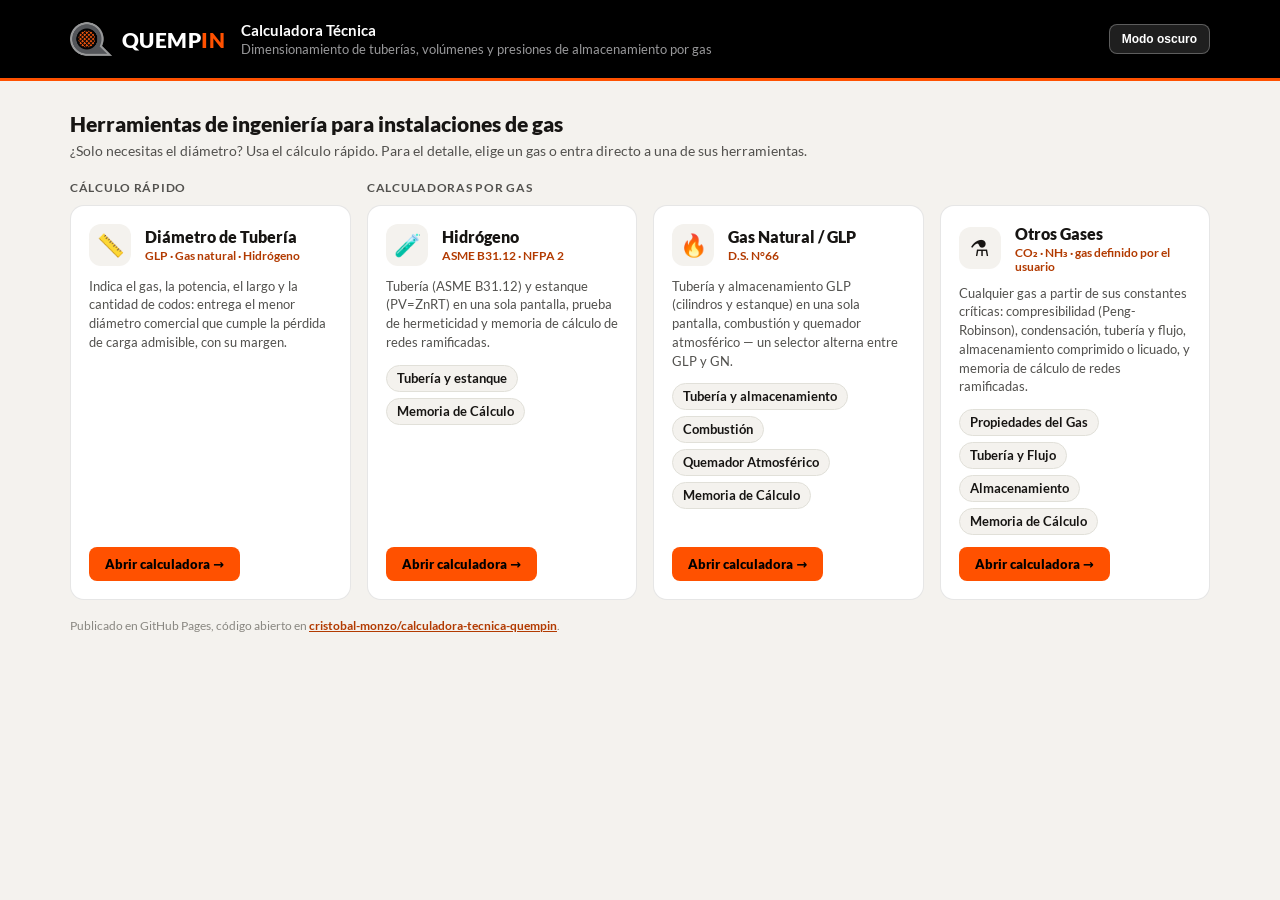
<file: index.html>
<!doctype html>
<html lang="es">
<head>
  <meta charset="utf-8">
  <meta name="viewport" content="width=device-width, initial-scale=1">
  <title>QUEMPIN — Calculadora Técnica</title>
  <link rel="icon" href="data:image/svg+xml,<svg xmlns=%22http://www.w3.org/2000/svg%22 viewBox=%220 0 100 100%22><text y=%22.9em%22 font-size=%2290%22>%F0%9F%A7%AA</text></svg>">
  <link rel="stylesheet" href="assets/brand.css">
  <style>
    body { margin: 0; }
    /* Mismo ancho que la cabecera (.viz-container) para que el borde del
       logo y el de las tarjetas calcen. */
    main { max-width: 1180px; margin: 0 auto; padding: 4px 20px 32px; }

    .hub-hero { padding: 6px 0 18px; }
    .hub-hero h2 { font-size: 21px; font-weight: 900; line-height: 1.25; margin: 0 0 4px; color: var(--text-primary); }
    .hub-hero p { font-size: 13.5px; color: var(--text-secondary); margin: 0; line-height: 1.5; max-width: 860px; }

    /* Todo a la vista sin desplazarse (2026-09-28): en escritorio las dos
       secciones van lado a lado — "Cálculo rápido" ocupa 1 columna y "por
       gas" las otras 3, así las 4 tarjetas quedan en una sola fila del
       mismo ancho. Cada sección es una columna flex para que las tarjetas
       de ambas estiren a la misma altura. */
    .hub-secciones { display: grid; grid-template-columns: minmax(0, 1fr) minmax(0, 3fr); gap: 16px; }
    .hub-seccion { display: flex; flex-direction: column; min-width: 0; }
    .hub-section-title {
      font-size: 12px; font-weight: 700; text-transform: uppercase; letter-spacing: 0.06em;
      color: var(--text-secondary); margin: 0;
    }
    .hub-grid { display: grid; grid-template-columns: repeat(3, minmax(0, 1fr)); gap: 16px; padding-top: 10px; flex: 1; }
    .hub-grid.rapidas { grid-template-columns: minmax(0, 1fr); }
    .hub-card {
      background: var(--surface-card); border: 1px solid var(--border-hairline); border-radius: 14px;
      padding: 18px; display: flex; flex-direction: column; gap: 12px;
      transition: transform 0.15s ease, box-shadow 0.15s ease, border-color 0.15s ease;
    }
    .hub-card:hover { transform: translateY(-2px); box-shadow: 0 12px 30px rgba(0,0,0,0.08); border-color: var(--baseline); }
    @media (prefers-reduced-motion: reduce) { .hub-card, .hub-card:hover { transition: none; transform: none; } }
    .hub-card-cabecera { display: flex; align-items: center; gap: 14px; }
    .hub-card .icon {
      font-size: 22px; line-height: 1; width: 42px; height: 42px; flex: 0 0 auto;
      display: flex; align-items: center; justify-content: center;
      border-radius: 12px; background: var(--page-plane);
    }
    .hub-card h3 { font-size: 16px; font-weight: 900; margin: 0; }
    .hub-normas { font-size: 11.5px; font-weight: 700; color: var(--brand-orange-ink); margin-top: 3px; }
    .hub-card p.desc { font-size: 12.5px; color: var(--text-secondary); line-height: 1.5; margin: 0; }

    /* Herramientas del módulo como enlaces directos a cada pestaña
       (`<ruta>#<id>`, ver `herramientas` en assets/gases.js). */
    .hub-herramientas { list-style: none; margin: 0; padding: 0; display: flex; flex-wrap: wrap; gap: 6px; flex: 1; align-content: flex-start; }
    .hub-herramientas a {
      display: inline-block; font-size: 12.5px; font-weight: 700; color: var(--text-primary);
      text-decoration: none; padding: 5px 10px; border-radius: 999px;
      border: 1px solid var(--gridline); background: var(--page-plane);
    }
    .hub-herramientas a:hover { border-color: var(--brand-orange); color: var(--brand-orange-ink); }
    .hub-herramientas a:focus-visible { outline: 2px solid var(--brand-orange); outline-offset: 2px; }

    /* margin-top: auto — botón pegado al pie, alineado entre tarjetas de
       distinta altura de contenido. */
    .hub-card a.btn {
      align-self: flex-start; margin-top: auto; background: var(--brand-orange); color: #000000; font-weight: 900;
      font-size: 13px; text-decoration: none; padding: 9px 16px; border-radius: 8px;
    }
    .hub-card a.btn:hover { filter: brightness(1.08); }
    .hub-card a.btn:focus-visible { outline: 2px solid var(--brand-orange-ink, var(--brand-orange)); outline-offset: 2px; }
    .hub-card.proximamente { opacity: 0.6; }
    .hub-card.proximamente a.btn { background: var(--gridline); color: var(--text-muted); pointer-events: none; }

    .hub-footnote { font-size: 12px; color: var(--text-muted); margin: 16px 0 0; line-height: 1.6; }
    .hub-footnote a { color: var(--brand-orange-ink); font-weight: 700; }

    /* Tablet / notebook angosto: las secciones se apilan y la tarjeta de
       cálculo rápido pasa a franja horizontal (una sola línea de alto) para
       no empujar las de gas fuera de la pantalla. */
    @media (max-width: 1080px) {
      .hub-secciones { grid-template-columns: minmax(0, 1fr); gap: 14px; }
      .hub-grid.rapidas .hub-card { flex-direction: row; align-items: center; gap: 18px; }
      .hub-grid.rapidas .hub-card-cabecera { flex: 0 0 auto; }
      .hub-grid.rapidas .hub-card p.desc { flex: 1; }
      .hub-grid.rapidas .hub-card a.btn { align-self: center; flex: 0 0 auto; margin-top: 0; }
    }
    @media (max-width: 820px) {
      .hub-grid { grid-template-columns: repeat(auto-fit, minmax(240px, 1fr)); }
      .hub-grid.rapidas .hub-card { flex-direction: column; align-items: stretch; gap: 12px; }
      .hub-grid.rapidas .hub-card a.btn { align-self: flex-start; }
    }

    /* Pantallas táctiles (2026-09-25): enlaces y botones con área táctil de
       al menos ~40-44px (antes las píldoras de herramientas medían ~28px). */
    @media (max-width: 600px), (pointer: coarse) {
      .hub-herramientas { gap: 8px; }
      .hub-herramientas a { padding: 10px 14px; font-size: 13px; }
      .hub-card a.btn { min-height: 44px; display: inline-flex; align-items: center; }
      .viz-theme-toggle { min-height: 40px; }
    }
    @media (max-width: 600px) {
      .viz-titleblock p { display: none; }
      .viz-header { padding: 14px 0; }
      .hub-hero h2 { font-size: 20px; }
      .hub-grid { grid-template-columns: 1fr; }
      .hub-card { padding: 20px; }
      /* Acción principal a lo ancho de la tarjeta, al alcance del pulgar. */
      .hub-card a.btn, .hub-grid.rapidas .hub-card a.btn { align-self: stretch; justify-content: center; }
    }
  </style>
</head>
<body>
<div class="viz-root">
  <header class="viz-header">
    <div class="viz-container">
      <span class="viz-logo"><img src="assets/isotipo.png" alt="" width="42" height="42"><span class="viz-wordmark">QUEMP<span class="in">IN</span></span></span>
      <div class="viz-titleblock">
        <h1>Calculadora Técnica</h1>
        <p>Dimensionamiento de tuberías, volúmenes y presiones de almacenamiento por gas</p>
      </div>
      <button class="viz-theme-toggle" id="themeToggle" type="button">Modo oscuro</button>
    </div>
  </header>

  <main class="viz-container">
    <div class="hub-hero">
      <h2>Herramientas de ingeniería para instalaciones de gas</h2>
      <p>¿Solo necesitas el diámetro? Usa el cálculo rápido. Para el detalle, elige un gas o entra
      directo a una de sus herramientas.</p>
    </div>

    <div class="hub-secciones">
      <section class="hub-seccion">
        <h2 class="hub-section-title">Cálculo rápido</h2>
        <div class="hub-grid rapidas" id="hub-rapidas"></div>
      </section>
      <section class="hub-seccion">
        <h2 class="hub-section-title">Calculadoras por gas</h2>
        <div class="hub-grid" id="hub-grid"></div>
      </section>
    </div>

    <p class="hub-footnote">Publicado en GitHub Pages, código abierto en
      <a href="https://github.com/cristobal-monzo/calculadora-tecnica-quempin" target="_blank" rel="noopener">cristobal-monzo/calculadora-tecnica-quempin</a>.</p>
  </main>
</div>

<script>
  (function () {
    try {
      var savedTheme = localStorage.getItem('quempin_h2_theme');
      if (savedTheme === 'dark' || savedTheme === 'light') {
        document.documentElement.setAttribute('data-theme', savedTheme);
      }
    } catch (e) {}

    var themeBtn = document.getElementById('themeToggle');
    function isDarkNow() {
      var docEl = document.documentElement;
      return docEl.getAttribute('data-theme') === 'dark' ||
        (docEl.getAttribute('data-theme') !== 'light' && window.matchMedia('(prefers-color-scheme: dark)').matches);
    }
    themeBtn.textContent = isDarkNow() ? 'Modo claro' : 'Modo oscuro';
    themeBtn.addEventListener('click', function () {
      var docEl = document.documentElement;
      var next = isDarkNow() ? 'light' : 'dark';
      docEl.setAttribute('data-theme', next);
      themeBtn.textContent = next === 'dark' ? 'Modo claro' : 'Modo oscuro';
      try { localStorage.setItem('quempin_h2_theme', next); } catch (e) {}
    });
  })();
</script>
<script type="module">
  import { GASES, CALCULADORAS_RAPIDAS, enlaceGas } from './assets/gases.js';

  const tarjeta = (gas) => `
    <article class="hub-card${gas.disponible ? '' : ' proximamente'}">
      <div class="hub-card-cabecera">
        <div class="icon" aria-hidden="true">${gas.icono}</div>
        <div>
          <h3>${gas.nombre}</h3>
          ${gas.normas ? `<div class="hub-normas">${gas.normas}</div>` : ''}
        </div>
      </div>
      <p class="desc">${gas.desc}</p>
      ${gas.disponible && gas.herramientas?.length ? `
        <ul class="hub-herramientas" aria-label="Herramientas de ${gas.nombre}">
          ${gas.herramientas.map((h) => `<li><a href="${enlaceGas(gas, 0)}#${h.id}">${h.nombre}</a></li>`).join('')}
        </ul>` : ''}
      ${gas.disponible
        ? `<a class="btn" href="${enlaceGas(gas, 0)}">Abrir calculadora →</a>`
        : `<a class="btn" href="#" aria-disabled="true">Próximamente</a>`}
    </article>
  `;
  document.getElementById('hub-rapidas').innerHTML = CALCULADORAS_RAPIDAS.map(tarjeta).join('');
  document.getElementById('hub-grid').innerHTML = GASES.map(tarjeta).join('');
</script>
</body>
</html>
</file>
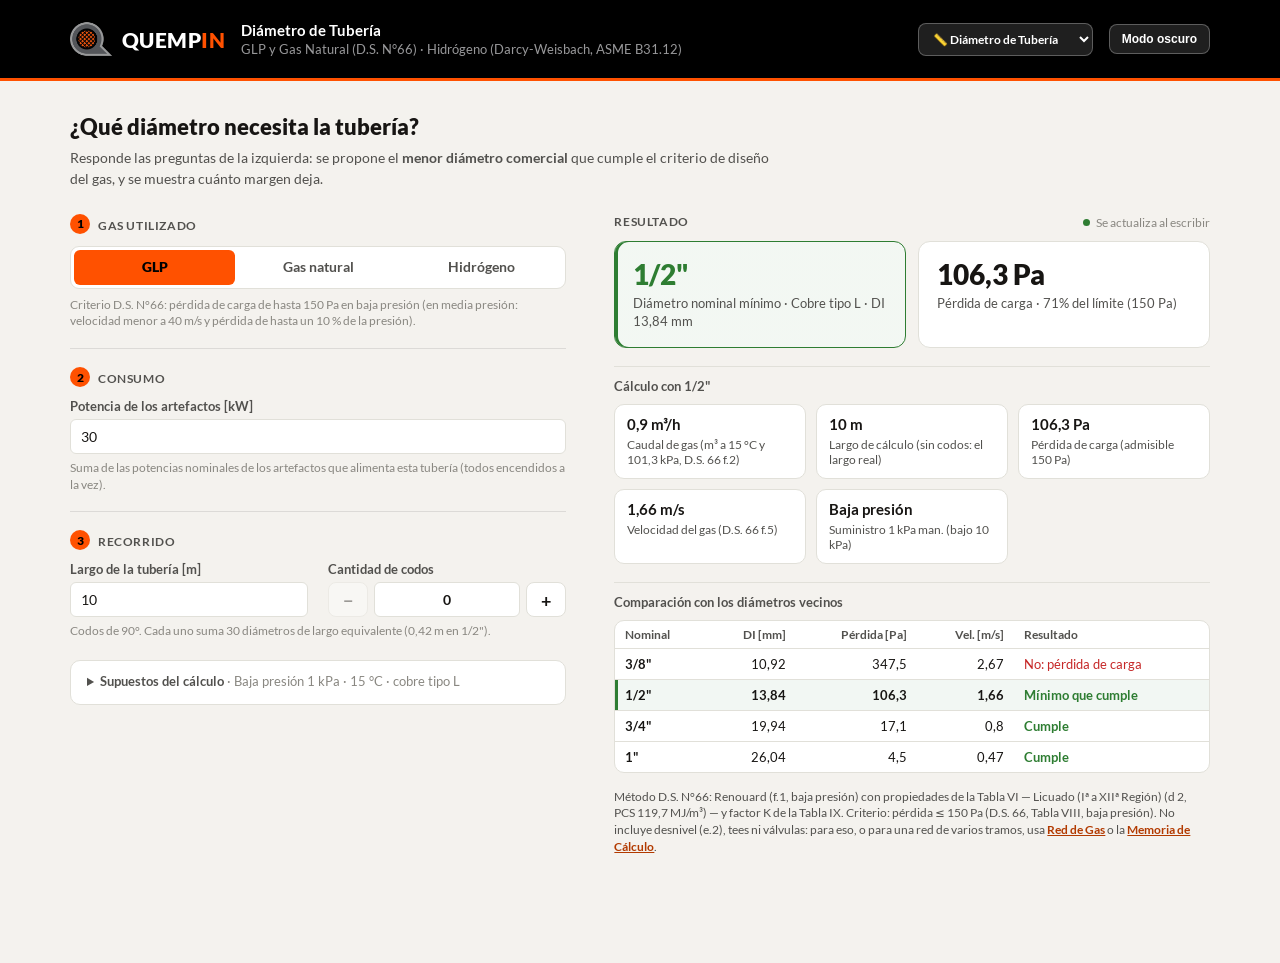
<file: DiametroTuberia/index.html>
<!doctype html>
<html lang="es">
<head>
  <meta charset="utf-8">
  <meta name="viewport" content="width=device-width, initial-scale=1">
  <title>Diámetro de Tubería — Calculadora Técnica QUEMPIN</title>
  <link rel="icon" href="data:image/svg+xml,<svg xmlns=%22http://www.w3.org/2000/svg%22 viewBox=%220 0 100 100%22><text y=%22.9em%22 font-size=%2290%22>%F0%9F%93%8F</text></svg>">
  <link rel="stylesheet" href="../assets/brand.css">
  <!-- Cajas de números: seleccionar todo al entrar y punto de miles al escribir. Copia de numeros.js de Finanzas QUEMPIN;
       .value de estas cajas sigue dando el número sin formato («4.5»), que es lo que leen los ui.js. -->
  <script src="../assets/numeros.js" data-canonico='input[inputmode="decimal"]'></script>
  <link rel="stylesheet" href="css/styles.css">
</head>
<body>
<div class="viz-root">
  <header class="viz-header">
    <div class="viz-container">
      <span class="viz-logo"><img src="../assets/isotipo.png" alt="" width="42" height="42"><span class="viz-wordmark">QUEMP<span class="in">IN</span></span></span>
      <div class="viz-titleblock">
        <h1>Diámetro de Tubería</h1>
        <p>GLP y Gas Natural (D.S. N°66) · Hidrógeno (Darcy-Weisbach, ASME B31.12)</p>
      </div>
      <label for="selector-gas" class="visualmente-oculto">Cambiar de calculadora</label>
      <select id="selector-gas"></select>
      <button class="viz-theme-toggle" id="themeToggle" type="button">Modo oscuro</button>
    </div>
  </header>

  <main>
    <!-- Una sola herramienta, sin barra de pestañas: el panel se marca como
         .tab-panel.active para que initResumenMovil() (idéntico en todos los
         módulos) encuentre la calculadora en uso. -->
    <section class="tab-panel active" id="panel-diametro" data-panel="diametro" aria-labelledby="titulo-diametro">
      <div class="intro">
        <h2 id="titulo-diametro">¿Qué diámetro necesita la tubería?</h2>
        <p>Responde las preguntas de la izquierda: se propone el <strong>menor diámetro comercial</strong>
          que cumple el criterio de diseño del gas, y se muestra cuánto margen deja.</p>
      </div>

      <div class="calc-layout">
        <form id="form-diametro" class="calc-entradas" autocomplete="off" novalidate>
          <div class="seccion">
            <h3 class="seccion-titulo" id="etiqueta-gas"><span class="paso" aria-hidden="true">1</span>Gas utilizado</h3>
            <div class="segmentado segmentado-gas" role="radiogroup" aria-labelledby="etiqueta-gas" aria-describedby="ayuda-gas">
              <label><input type="radio" name="gas" value="GLP"><span>GLP</span></label>
              <label><input type="radio" name="gas" value="GN"><span>Gas natural</span></label>
              <label><input type="radio" name="gas" value="H2"><span>Hidrógeno</span></label>
            </div>
            <p class="ayuda ayuda-bajo-control" id="ayuda-gas"></p>
          </div>

          <div class="seccion">
            <h3 class="seccion-titulo"><span class="paso" aria-hidden="true">2</span>Consumo</h3>
            <div class="fila-campos">
              <div class="campo">
                <label for="dt-potencia">Potencia de los artefactos [kW]</label>
                <input id="dt-potencia" type="text" inputmode="decimal" value="30" required aria-describedby="ayuda-potencia">
              </div>
            </div>
            <p class="ayuda" id="ayuda-potencia">Suma de las potencias nominales de los artefactos que alimenta esta tubería (todos encendidos a la vez).</p>
          </div>

          <div class="seccion">
            <h3 class="seccion-titulo"><span class="paso" aria-hidden="true">3</span>Recorrido</h3>
            <div class="fila-campos">
              <div class="campo">
                <label for="dt-largo">Largo de la tubería [m]</label>
                <input id="dt-largo" type="text" inputmode="decimal" value="10" required>
              </div>
              <div class="campo">
                <label for="dt-codos">Cantidad de codos</label>
                <div class="contador">
                  <button type="button" class="btn contador-btn" data-paso="-1" aria-controls="dt-codos" aria-label="Quitar un codo">−</button>
                  <input id="dt-codos" type="number" inputmode="numeric" min="0" step="1" value="0" required aria-describedby="ayuda-codos">
                  <button type="button" class="btn contador-btn" data-paso="1" aria-controls="dt-codos" aria-label="Agregar un codo">+</button>
                </div>
              </div>
            </div>
            <p class="ayuda" id="ayuda-codos"></p>
          </div>

          <!-- Supuestos: tienen un valor razonable por defecto y se guardan por
               gas. Cerrados por defecto (divulgación progresiva); el resumen
               del <summary> los deja a la vista sin abrirlos. -->
          <details class="seccion-avanzada" id="supuestos">
            <summary>Supuestos del cálculo <span class="supuestos-resumen" id="supuestos-resumen"></span></summary>
            <div class="fila-campos">
              <div class="campo">
                <label for="dt-presion">Presión de suministro (man.)</label>
                <div class="campo-con-unidad">
                  <input id="dt-presion" type="text" inputmode="decimal" data-por-gas required>
                  <select id="dt-presion-unidad" class="select-unidad" data-por-gas aria-label="Unidad de la presión de suministro">
                    <option value="Pa">Pa</option>
                    <option value="kPa">kPa</option>
                    <option value="mbar">mbar</option>
                    <option value="bar">bar</option>
                    <option value="psi">psi</option>
                  </select>
                </div>
              </div>
              <div class="campo">
                <label for="dt-temperatura">Temperatura del gas [°C]</label>
                <input id="dt-temperatura" type="text" inputmode="decimal" data-por-gas required>
              </div>
              <div class="campo" data-solo-gas="GLP GN">
                <label for="dt-material">Material</label>
                <select id="dt-material" data-por-gas>
                  <option value="Cobre tipo L">Cobre tipo L (ASTM B88)</option>
                  <option value="Acero Sch40">Acero Sch 40 (ASME B36.10)</option>
                </select>
              </div>
              <div class="campo" data-solo-gas="GLP GN">
                <label for="dt-tabla-vi">Tipo de gas y región (D.S. 66, Tabla VI)</label>
                <select id="dt-tabla-vi" data-por-gas></select>
              </div>
              <div class="campo" data-solo-gas="GLP GN">
                <label for="dt-ld-codo">Largo equivalente por codo [diámetros]</label>
                <input id="dt-ld-codo" type="text" inputmode="decimal" data-por-gas required>
              </div>
              <div class="campo" data-solo-gas="H2">
                <label for="dt-vmax">Velocidad máxima del gas [m/s]</label>
                <input id="dt-vmax" type="text" inputmode="decimal" data-por-gas required>
              </div>
            </div>
            <p class="ayuda" id="ayuda-supuestos"></p>
            <button type="button" class="btn" id="dt-restablecer">Restablecer supuestos</button>
          </details>
        </form>

        <div class="calc-resultados">
          <div class="resultados-encabezado">
            <h2>Resultado</h2>
            <span class="en-vivo">Se actualiza al escribir</span>
          </div>
          <div class="resultados" id="resultados-diametro" aria-live="polite"></div>
        </div>
      </div>
    </section>
  </main>
</div>

<script>
  (function () {
    try {
      var savedTheme = localStorage.getItem('quempin_h2_theme');
      if (savedTheme === 'dark' || savedTheme === 'light') {
        document.documentElement.setAttribute('data-theme', savedTheme);
      }
    } catch (e) {}

    var themeBtn = document.getElementById('themeToggle');
    function isDarkNow() {
      var docEl = document.documentElement;
      return docEl.getAttribute('data-theme') === 'dark' ||
        (docEl.getAttribute('data-theme') !== 'light' && window.matchMedia('(prefers-color-scheme: dark)').matches);
    }
    themeBtn.textContent = isDarkNow() ? 'Modo claro' : 'Modo oscuro';
    themeBtn.addEventListener('click', function () {
      var docEl = document.documentElement;
      var next = isDarkNow() ? 'light' : 'dark';
      docEl.setAttribute('data-theme', next);
      themeBtn.textContent = next === 'dark' ? 'Modo claro' : 'Modo oscuro';
      try { localStorage.setItem('quempin_h2_theme', next); } catch (e) {}
    });
  })();
</script>
<!-- Carga con cache-buster (GitHub Pages sirve los .js con max-age=600;
     ver CLAUDE.md raíz, "Caché del navegador y el ?v="). -->
<script type="module">
  import(`./js/ui.js?v=${Date.now()}`);
</script>
</body>
</html>
</file>
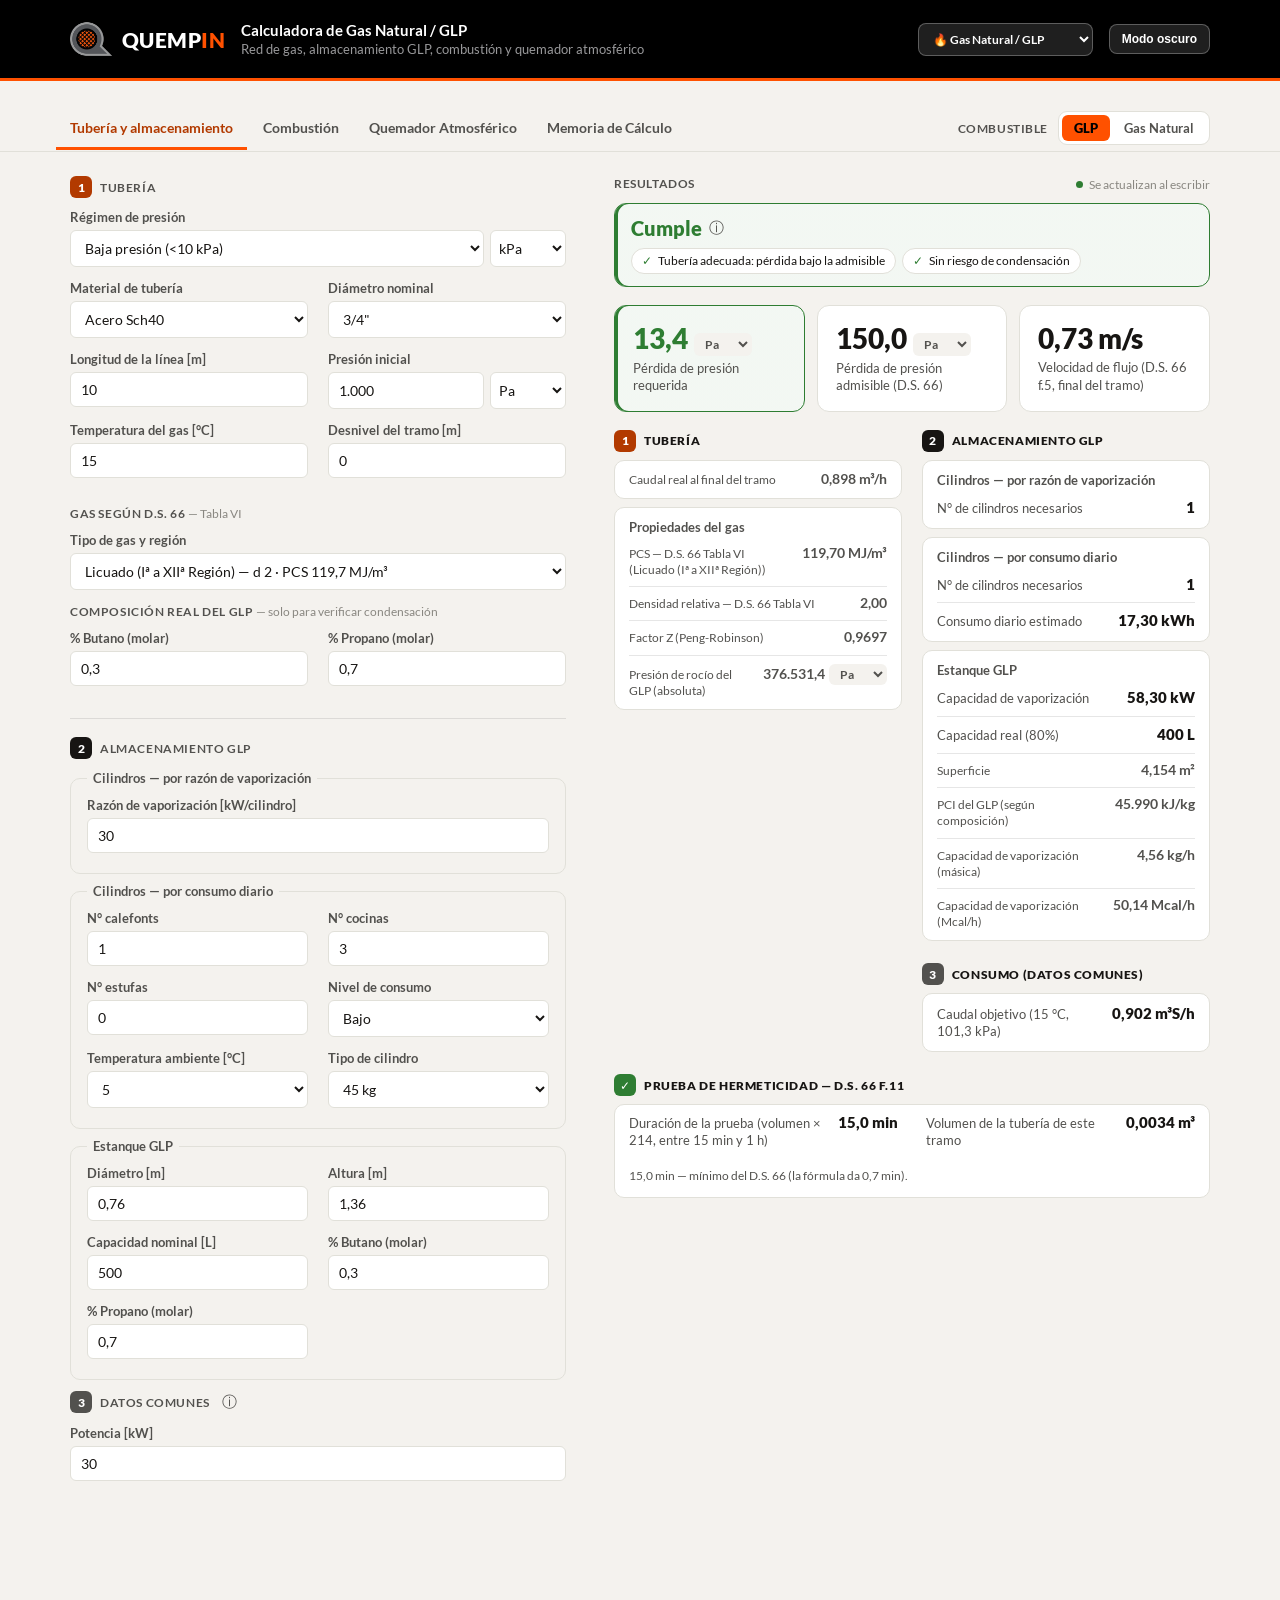
<file: GasNatural-GLP/index.html>
<!doctype html>
<html lang="es">
<head>
  <meta charset="utf-8">
  <meta name="viewport" content="width=device-width, initial-scale=1">
  <title>Gas Natural / GLP — Calculadora Técnica QUEMPIN</title>
  <link rel="icon" href="data:image/svg+xml,<svg xmlns=%22http://www.w3.org/2000/svg%22 viewBox=%220 0 100 100%22><text y=%22.9em%22 font-size=%2290%22>%F0%9F%94%A5</text></svg>">
  <link rel="stylesheet" href="../assets/brand.css">
  <!-- Cajas de números: seleccionar todo al entrar y punto de miles al escribir. Copia de numeros.js de Finanzas QUEMPIN;
       .value de estas cajas sigue dando el número sin formato («4.5»), que es lo que leen los ui.js. -->
  <script src="../assets/numeros.js" data-canonico='input[inputmode="decimal"]'></script>
  <link rel="stylesheet" href="css/styles.css">
  <link rel="stylesheet" href="../assets/editor-red.css">
</head>
<body>
<div class="viz-root">
  <header class="viz-header">
    <div class="viz-container">
      <span class="viz-logo"><img src="../assets/isotipo.png" alt="" width="42" height="42"><span class="viz-wordmark">QUEMP<span class="in">IN</span></span></span>
      <div class="viz-titleblock">
        <h1>Calculadora de Gas Natural / GLP</h1>
        <p>Red de gas, almacenamiento GLP, combustión y quemador atmosférico</p>
      </div>
      <label for="selector-gas" style="position:absolute; width:1px; height:1px; overflow:hidden; clip:rect(0 0 0 0);">Cambiar de calculadora</label>
      <select id="selector-gas"></select>
      <button class="viz-theme-toggle" id="themeToggle" type="button">Modo oscuro</button>
    </div>
  </header>

  <div class="barra-pestanas">
    <div class="barra-pestanas-interior">
      <nav class="tabs" role="tablist">
        <button class="tab active" id="tab-red-gas" role="tab" aria-selected="true" aria-controls="panel-red-gas" data-tab="red-gas">Tubería y almacenamiento</button>
        <button class="tab" id="tab-combustion" role="tab" aria-selected="false" aria-controls="panel-combustion" data-tab="combustion">Combustión</button>
        <button class="tab" id="tab-quemador" role="tab" aria-selected="false" aria-controls="panel-quemador" data-tab="quemador">Quemador Atmosférico</button>
        <button class="tab" id="tab-memoria" role="tab" aria-selected="false" aria-controls="panel-memoria" data-tab="memoria">Memoria de Cálculo</button>
      </nav>
      <!-- Combustible: afecta a las 4 pestañas, por eso vive en la barra de
           pestañas (fija al hacer scroll) y no dentro de una de ellas. -->
      <div class="selector-combustible" role="radiogroup" aria-labelledby="etiqueta-combustible">
        <span class="selector-combustible-etiqueta" id="etiqueta-combustible">Combustible</span>
        <div class="segmentado">
          <label><input type="radio" name="combustible" value="GLP"><span>GLP</span></label>
          <label><input type="radio" name="combustible" value="GN"><span>Gas Natural</span></label>
        </div>
      </div>
    </div>
  </div>

  <main>

    <!-- Tubería y almacenamiento en una sola pestaña (2026-11-24, a pedido del usuario: mismo patrón «A·1» que
         Hidrogeno). Antes eran «Red de Gas» y «Almacenamiento». Conserva el id «red-gas» (hub y datos guardados);
         #almacenamiento lleva aquí (ver initTabs). Con Gas Natural la sección de almacenamiento se oculta. Los
         números de las marcas los pone numerarSecciones() en ui.js (1 Tubería, 2 Almacenamiento, 3 Datos comunes con GLP; 1 Tubería, 2 Datos comunes con GN). -->
    <section class="tab-panel active" id="panel-red-gas" role="tabpanel" aria-labelledby="tab-red-gas" data-panel="red-gas">
      <div class="calc-layout">
      <form id="form-red-gas" class="calc-entradas" autocomplete="off">
        <div class="seccion">
          <h3 class="seccion-titulo"><span class="marca marca-1" data-marca="tub" aria-hidden="true">1</span>Tubería</h3>
          <div class="fila-campos">
            <div class="campo campo-ancho">
              <label for="rg-regimen">Régimen de presión</label>
              <div class="campo-con-unidad">
                <select id="rg-regimen">
                  <option value="<10 kPa">Baja presión (&lt;10 kPa)</option>
                  <option value=">10 kPa">Media/alta presión (&gt;10 kPa)</option>
                </select>
                <select id="rg-regimen-unidad" class="select-unidad" aria-label="Unidad del umbral de régimen">
                  <option value="Pa">Pa</option>
                  <option value="kPa" selected>kPa</option>
                  <option value="mbar">mbar</option>
                  <option value="bar">bar</option>
                  <option value="psi">psi</option>
                </select>
              </div>
            </div>
            <div class="campo" id="campo-rg-material">
              <label for="rg-material">Material de tubería</label>
              <select id="rg-material">
                <option value="Acero Sch40">Acero Sch40</option>
                <option value="Cobre tipo L">Cobre tipo L</option>
              </select>
            </div>
            <div class="campo">
              <label for="rg-diametro">Diámetro nominal</label>
              <select id="rg-diametro"></select>
            </div>
            <div class="campo campo-ancho" id="campo-rg-diametro-manual" style="display:none;">
              <label for="rg-diametro-manual-mm">Diámetro interior manual</label>
              <div class="campo-con-unidad">
                <input id="rg-diametro-manual-mm" type="text" inputmode="decimal" value="50" required>
                <span class="select-unidad unidad-fija">mm</span>
              </div>
              <label for="rg-diametro-manual-k" style="margin-top:6px;">Factor K (rugosidad, solo baja presión)</label>
              <input id="rg-diametro-manual-k" type="text" inputmode="decimal" value="1800" required>
            </div>
            <div class="campo">
              <label for="rg-longitud">Longitud de la línea [m]</label>
              <input id="rg-longitud" type="text" inputmode="decimal" value="10" required>
            </div>
            <div class="campo">
              <label for="rg-presion-inicial">Presión inicial</label>
              <div class="campo-con-unidad">
                <input id="rg-presion-inicial" type="text" inputmode="decimal" value="1000" required>
                <select id="rg-presion-inicial-unidad" class="select-unidad" aria-label="Unidad de presión inicial">
                  <option value="Pa" selected>Pa</option>
                  <option value="kPa">kPa</option>
                  <option value="mbar">mbar</option>
                  <option value="bar">bar</option>
                  <option value="psi">psi</option>
                </select>
              </div>
            </div>
            <div class="campo">
              <label for="rg-temperatura">Temperatura del gas [°C]</label>
              <input id="rg-temperatura" type="text" inputmode="decimal" value="15" required>
            </div>
            <div class="campo">
              <label for="rg-desnivel" title="Cota final menos cota inicial del tramo (positivo si sube). D.S. 66 e.2: obligatorio considerarlo si los artefactos están más de 10 m sobre el punto de abastecimiento.">Desnivel del tramo [m]</label>
              <input id="rg-desnivel" type="text" inputmode="decimal" value="0">
            </div>
          </div>

          <!-- Gas de la red (2026-09-25): tipo de gas y región de la Tabla VI
               del D.S. 66 (d, PCS, viscosidad) y, en GLP, su composición real
               para verificar condensación — ver marcadoGasRed() en ui.js. -->
          <div class="subbloque-gas" id="red-gas-campos-composicion"></div>
        </div>

        <div class="seccion" id="seccion-almacenamiento-glp">
          <h3 class="seccion-titulo"><span class="marca marca-2" data-marca="alm" aria-hidden="true">2</span>Almacenamiento GLP</h3>
          <fieldset class="subseccion">
            <legend>Cilindros — por razón de vaporización</legend>
            <div class="fila-campos">
              <div class="campo"><label for="cv-razon">Razón de vaporización [kW/cilindro]</label><input id="cv-razon" type="text" inputmode="decimal" value="30" required></div>
            </div>
          </fieldset>
          <fieldset class="subseccion">
            <legend>Cilindros — por consumo diario</legend>
            <div class="fila-campos">
              <div class="campo"><label for="cd-calefont">N° calefonts</label><input id="cd-calefont" type="number" step="1" value="1" required></div>
              <div class="campo"><label for="cd-cocinas">N° cocinas</label><input id="cd-cocinas" type="number" step="1" value="3" required></div>
              <div class="campo"><label for="cd-estufas">N° estufas</label><input id="cd-estufas" type="number" step="1" value="0" required></div>
              <div class="campo"><label for="cd-nivel">Nivel de consumo</label>
                <select id="cd-nivel"><option value="bajo">Bajo</option><option value="medio">Medio</option><option value="alto">Alto</option></select>
              </div>
              <div class="campo"><label for="cd-temperatura">Temperatura ambiente [°C]</label>
                <select id="cd-temperatura">
                  <option value="10">10</option><option value="5" selected>5</option><option value="0">0</option>
                  <option value="-5">-5</option><option value="-10">-10</option><option value="-15">-15</option><option value="-20">-20</option>
                </select>
              </div>
              <div class="campo"><label for="cd-peso-cilindro">Tipo de cilindro</label>
                <select id="cd-peso-cilindro"><option value="15">15 kg</option><option value="45" selected>45 kg</option></select>
              </div>
            </div>
          </fieldset>
          <fieldset class="subseccion">
            <legend>Estanque GLP</legend>
            <div class="fila-campos">
              <div class="campo"><label for="es-diametro">Diámetro [m]</label><input id="es-diametro" type="text" inputmode="decimal" value="0.76" required></div>
              <div class="campo"><label for="es-altura">Altura [m]</label><input id="es-altura" type="text" inputmode="decimal" value="1.36" required></div>
              <div class="campo"><label for="es-capacidad">Capacidad nominal [L]</label><input id="es-capacidad" type="text" inputmode="decimal" value="500" required></div>
              <div class="campo"><label for="es-pct-butano">% Butano (molar)</label><input id="es-pct-butano" type="text" inputmode="decimal" value="0.3"></div>
              <div class="campo"><label for="es-pct-propano">% Propano (molar)</label><input id="es-pct-propano" type="text" inputmode="decimal" value="0.7"></div>
            </div>
          </fieldset>
        </div>
        <p class="nota-sin-almacenamiento" id="nota-sin-almacenamiento" hidden>El almacenamiento en cilindros o estanque es solo para GLP: el Gas Natural llega por red.</p>

        <div class="seccion">
          <h3 class="seccion-titulo"><span class="marca marca-3" data-marca="com" aria-hidden="true">3</span>Datos comunes <span class="info-norma" tabindex="0" role="img" aria-label="Para qué sirve" title="La potencia da el caudal de la tubería y, con GLP, los cilindros por razón de vaporización. Antes se escribía dos veces.">ⓘ</span></h3>
          <div class="fila-campos">
            <div class="campo">
              <label for="rg-potencia">Potencia [kW]</label>
              <input id="rg-potencia" type="text" inputmode="decimal" value="30" required>
            </div>
          </div>
        </div>
      </form>
      <div class="calc-resultados">
        <div class="resultados-encabezado">
          <h2>Resultados</h2>
          <span class="en-vivo">Se actualizan al escribir</span>
        </div>
        <div class="resultados" id="resultados-red-gas" aria-live="polite"></div>
      </div>
      </div>
    </section>

    <section class="tab-panel" id="panel-combustion" role="tabpanel" aria-labelledby="tab-combustion" data-panel="combustion">
      <div class="calc-layout">
      <div class="calc-entradas">
      <div id="combustion-campos-composicion" class="seccion"></div>
      <div class="seccion">
      <h3 class="seccion-titulo">Condiciones de combustión</h3>
      <form id="form-combustion" class="fila-campos" autocomplete="off">
        <div class="campo">
          <label for="cb-potencia">Potencia [kW]</label>
          <input id="cb-potencia" type="text" inputmode="decimal" value="60" required>
        </div>
        <div class="campo">
          <label for="cb-lambda">Lambda (exceso de aire)</label>
          <input id="cb-lambda" type="text" inputmode="decimal" value="1.2" required>
        </div>
        <div class="campo" id="campo-pci">
          <label for="cb-pci">Poder calorífico [kJ/kg]</label>
          <input id="cb-pci" type="text" inputmode="decimal" value="45989.85" required>
        </div>
        <div class="campo">
          <label for="cb-presion-ref">Presión de referencia</label>
          <div class="campo-con-unidad">
            <input id="cb-presion-ref" type="text" inputmode="decimal" value="3" required>
            <select id="cb-presion-ref-unidad" class="select-unidad" aria-label="Unidad de presión de referencia">
              <option value="Pa">Pa</option>
              <option value="kPa" selected>kPa</option>
              <option value="mbar">mbar</option>
              <option value="bar">bar</option>
              <option value="psi">psi</option>
            </select>
          </div>
        </div>
        <div class="campo">
          <label for="cb-temp-ref">Temperatura de referencia [°C]</label>
          <input id="cb-temp-ref" type="text" inputmode="decimal" value="15" required>
        </div>
        <div class="campo">
          <label for="cb-o2-medido">Concentración O₂ medida [%]</label>
          <input id="cb-o2-medido" type="text" inputmode="decimal" value="4.92" required>
        </div>
        <div class="campo" id="campo-pci-simplificado-gn" style="display:none;">
          <label for="cb-pci-simplificado">PCI simplificado [kWh/m³] (solo GN)</label>
          <input id="cb-pci-simplificado" type="text" inputmode="decimal" value="10">
        </div>
      </form>
      </div>
      </div>
      <div class="calc-resultados">
        <div class="resultados-encabezado">
          <h2>Resultados</h2>
          <span class="en-vivo">Se actualizan al escribir</span>
        </div>
        <div class="resultados" id="resultados-combustion" aria-live="polite"></div>
      </div>
      </div>
    </section>

    <section class="tab-panel" id="panel-quemador" role="tabpanel" aria-labelledby="tab-quemador" data-panel="quemador">
      <div class="calc-layout">
      <div class="calc-entradas">
      <div id="quemador-campos-composicion" class="seccion"></div>
      <form id="form-quemador" autocomplete="off">
        <div class="seccion">
          <h3 class="seccion-titulo">Condiciones de operación</h3>
          <div class="fila-campos">
            <div class="campo">
              <label for="qm-potencia">Potencia [kW]</label>
              <input id="qm-potencia" type="text" inputmode="decimal" value="25" required>
            </div>
            <div class="campo">
              <label for="qm-pci">Poder calorífico [kJ/kg]</label>
              <input id="qm-pci" type="text" inputmode="decimal" value="45990" required>
            </div>
            <div class="campo">
              <label for="qm-presion-gas">Presión de gas</label>
              <div class="campo-con-unidad">
                <input id="qm-presion-gas" type="text" inputmode="decimal" value="29" required>
                <select id="qm-presion-gas-unidad" class="select-unidad" aria-label="Unidad de presión de gas">
                  <option value="Pa">Pa</option>
                  <option value="kPa">kPa</option>
                  <option value="mbar" selected>mbar</option>
                  <option value="bar">bar</option>
                  <option value="psi">psi</option>
                </select>
              </div>
            </div>
            <div class="campo">
              <label for="qm-temp-gas">Temperatura del gas [°C]</label>
              <input id="qm-temp-gas" type="text" inputmode="decimal" value="15" required>
            </div>
            <div class="campo">
              <label for="qm-temp-ambiente">Temperatura ambiente [°C]</label>
              <input id="qm-temp-ambiente" type="text" inputmode="decimal" value="15" required>
            </div>
          </div>
        </div>

        <div class="seccion">
          <h3 class="seccion-titulo">Inyector y perforaciones</h3>
          <div class="fila-campos">
            <div class="campo">
              <label for="qm-diam-inyector">Diámetro de inyector [mm]</label>
              <input id="qm-diam-inyector" type="text" inputmode="decimal" value="1.2" required>
            </div>
            <div class="campo">
              <label for="qm-relacion-aire">Relación de aire (aireación 1ª)</label>
              <input id="qm-relacion-aire" type="text" inputmode="decimal" value="0.45" required>
            </div>
            <div class="campo">
              <label for="qm-cant-perforaciones">Cantidad de perforaciones</label>
              <input id="qm-cant-perforaciones" type="number" step="1" value="400" required>
            </div>
            <div class="campo">
              <label for="qm-diam-perforacion">Diámetro de perforación [mm]</label>
              <input id="qm-diam-perforacion" type="text" inputmode="decimal" value="2" required>
            </div>
            <div class="campo">
              <label for="qm-cd">Coeficiente de descarga</label>
              <input id="qm-cd" type="text" inputmode="decimal" value="0.8" required>
            </div>
          </div>
        </div>

        <div class="seccion">
          <h3 class="seccion-titulo">Garganta Venturi</h3>
          <div class="fila-campos">
            <div class="campo">
              <label for="qm-diam-garganta">Diámetro de garganta Venturi [mm]</label>
              <input id="qm-diam-garganta" type="text" inputmode="decimal" value="28" required>
            </div>
            <div class="campo">
              <label for="qm-cant-perforaciones-garganta">Perforaciones (garganta Venturi)</label>
              <input id="qm-cant-perforaciones-garganta" type="number" step="1" value="420" required>
            </div>
          </div>
        </div>
      </form>
      </div>
      <div class="calc-resultados">
        <div class="resultados-encabezado">
          <h2>Resultados</h2>
          <span class="en-vivo">Se actualizan al escribir</span>
        </div>
        <div class="resultados" id="resultados-quemador" aria-live="polite"></div>
      </div>
      </div>
    </section>

    <section class="tab-panel" id="panel-memoria" role="tabpanel" aria-labelledby="tab-memoria" data-panel="memoria">
      <div class="barra-acciones no-imprimir">
        <button type="button" id="memoria-agregar-tramo" class="btn">+ Agregar tramo</button>
        <div class="barra-acciones-grupo">
          <input type="file" id="memoria-importar" class="visualmente-oculto" accept="application/json">
          <label for="memoria-importar" class="btn">Importar proyecto (.json)</label>
          <button type="button" id="memoria-exportar" class="btn">Exportar proyecto (.json)</button>
          <button type="button" id="memoria-imprimir" class="btn btn-primario">Imprimir / Guardar PDF</button>
        </div>
        <p class="barra-acciones-estado" id="memoria-estado" role="status" aria-live="polite"></p>
      </div>

      <div id="memoria-error" class="resultado-tile alerta no-imprimir" style="display:none;"></div>
      <div id="memoria-aviso-condensacion" class="resultado-tile critico no-imprimir" style="display:none;"></div>

      <!-- Gas de toda la red (2026-09-25): Tabla VI del D.S. 66 y, en GLP,
           composición real para la condensación. Igual que el combustible,
           es un dato de la red y no de cada tramo. -->
      <div class="seccion no-imprimir" id="memoria-campos-composicion"></div>

      <h3 class="seccion-titulo no-imprimir">Diagrama de la red <span class="info-norma" tabindex="0" role="img" aria-label="Cómo se usa" title="• Clic en un tramo: se edita en el panel de al lado y el cambio pasa a la tabla.&#10;• + en el extremo de un tramo: agrega un tramo a continuación, con la misma presión, diámetro, material y temperatura.&#10;• Arrastra un tramo sobre otro: cambia «Continúa desde». Suéltalo en un espacio vacío: inicia una red nueva.&#10;• Con teclado: Tab hasta un tramo y Enter para editarlo; Esc vuelve al diagrama.">ⓘ</span></h3>
      <div class="arbol-contenedor no-imprimir"><svg id="memoria-arbol" width="100%" height="220" role="img" aria-label="Diagrama de la red de tramos"></svg></div>

      <h3 class="seccion-titulo no-imprimir">Tramos <span class="seccion-titulo-nota">— las columnas sombreadas se calculan solas</span></h3>
      <div class="tabla-contenedor no-imprimir">
        <table id="memoria-tabla" class="no-imprimir">
          <thead>
            <tr>
              <th>Tramo</th><th>Continúa desde</th>
              <th title="Reinicia la pérdida de carga acumulada desde este tramo (ej. después de un regulador de presión)">Reinicia acum.</th>
              <th>Régimen de presión</th>
              <th>Material</th>
              <th>Diámetro</th>
              <th>Potencia [kW]</th>
              <th>Longitud [m]</th>
              <th>Presión inicial <select id="memoria-presion-inicial-unidad" class="select-unidad-columna" aria-label="Unidad de la columna Presión inicial"><option value="Pa" selected>Pa</option><option value="kPa">kPa</option><option value="mbar">mbar</option><option value="bar">bar</option><option value="MPa">MPa</option><option value="psi">psi</option></select></th>
              <th>Temp. [°C]</th>
              <th title="Cota final menos cota inicial del tramo (positivo si sube) — D.S. 66 e.2">Desnivel [m]</th>
              <th class="col-calculada">Caudal objetivo [m³/h]</th>
              <th class="col-calculada">Velocidad [m/s]</th>
              <th class="col-calculada" title="Fricción (Renouard) más la variación de presión por altura (D.S. 66 e.2)">Pérdida del tramo <select id="memoria-perdida-requerida-unidad" class="select-unidad-columna" aria-label="Unidad de la columna Pérdida del tramo"><option value="Pa" selected>Pa</option><option value="kPa">kPa</option><option value="mbar">mbar</option><option value="bar">bar</option><option value="MPa">MPa</option><option value="psi">psi</option></select></th>
              <th class="col-calculada">Pérdida acumulada <select id="memoria-perdida-acumulada-unidad" class="select-unidad-columna" aria-label="Unidad de la columna Pérdida acumulada"><option value="Pa" selected>Pa</option><option value="kPa">kPa</option><option value="mbar">mbar</option><option value="bar">bar</option><option value="MPa">MPa</option><option value="psi">psi</option></select></th>
              <th class="col-calculada">Presión final <select id="memoria-presion-final-unidad" class="select-unidad-columna" aria-label="Unidad de la columna Presión final"><option value="Pa" selected>Pa</option><option value="kPa">kPa</option><option value="mbar">mbar</option><option value="bar">bar</option><option value="MPa">MPa</option><option value="psi">psi</option></select></th>
              <th><span class="visualmente-oculto">Acciones</span></th>
            </tr>
          </thead>
          <tbody id="memoria-tabla-cuerpo"></tbody>
        </table>
      </div>
      <p id="memoria-prueba-hermeticidad" class="artefactos-total no-imprimir"></p>

      <details class="seccion-avanzada no-imprimir">
        <summary>Datos del informe</summary>
        <form id="form-memoria-proyecto" class="fila-campos" autocomplete="off">
          <div class="campo">
            <label for="mp-fecha">Fecha</label>
            <input id="mp-fecha" type="text" placeholder="Marzo 2026">
          </div>
          <div class="campo">
            <label for="mp-proyecto">Proyecto</label>
            <input id="mp-proyecto" type="text" placeholder="Nombre del proyecto">
          </div>
          <div class="campo">
            <label for="mp-instalador">Instalador</label>
            <input id="mp-instalador" type="text" placeholder="Nombre del instalador">
          </div>
          <div class="campo">
            <label for="mp-contacto">Contacto</label>
            <input id="mp-contacto" type="text" placeholder="correo@quempin.cl">
          </div>
          <div class="campo">
            <label for="mp-direccion">Dirección</label>
            <input id="mp-direccion" type="text" placeholder="Dirección del proyecto">
          </div>
          <div class="campo">
            <label for="mp-comuna">Comuna</label>
            <input id="mp-comuna" type="text" placeholder="Comuna">
          </div>

          <fieldset class="subseccion">
            <legend>Firma y documento</legend>
            <div class="fila-campos">
              <div class="campo">
                <label for="mp-cargo">Cargo / clase de instalador</label>
                <input id="mp-cargo" type="text" placeholder="Instalador de Gas Clase 1 y 5">
              </div>
              <div class="campo">
                <label for="mp-run">RUN instalador</label>
                <input id="mp-run" type="text" placeholder="19.137.364-2">
              </div>
              <div class="campo">
                <label for="mp-doc">N° Documento</label>
                <input id="mp-doc" type="text" value="402604">
              </div>
              <div class="campo">
                <label for="mp-revision">Revisión</label>
                <input id="mp-revision" type="text" value="1">
              </div>
            </div>
          </fieldset>

          <fieldset class="subseccion">
            <legend>Criterios de diseño (opcional)</legend>
            <!-- Límites del D.S. 66 (2026-09-28): se incluyen con el checkbox
                 y siguen al combustible vigente; la tabla la arma ui.js
                 (renderLimitesDS66) desde limitesDS66() de pipe-network.js. -->
            <div class="limites-ds66">
              <label class="campo-check">
                <input id="mp-limites-ds66" type="checkbox" aria-describedby="mp-limites-ds66-tabla">
                <span>Incluir los límites del D.S. 66 en la verificación</span>
              </label>
              <table class="tabla-limites-ds66" id="mp-limites-ds66-tabla"></table>
            </div>
            <div class="fila-campos">
              <div class="campo">
                <label for="mp-vel-max-flujo">Velocidad máxima flujo de gas [m/s]</label>
                <input id="mp-vel-max-flujo" type="text" inputmode="decimal" placeholder="—">
              </div>
              <div class="campo">
                <label for="mp-vel-erosion">Velocidad de erosión [m/s]</label>
                <input id="mp-vel-erosion" type="text" inputmode="decimal" placeholder="—">
              </div>
              <div class="campo">
                <label for="mp-perdida-max">Máxima pérdida de carga acumulada [Pa]</label>
                <input id="mp-perdida-max" type="text" inputmode="decimal" placeholder="—">
              </div>
            </div>
          </fieldset>

          <fieldset class="subseccion">
            <legend>Observaciones</legend>
            <textarea id="mp-observaciones" rows="4" aria-label="Observaciones"></textarea>
          </fieldset>
        </form>

        <fieldset class="subseccion" style="margin-bottom:0;">
          <legend>Artefactos</legend>
          <div id="memoria-artefactos-cuerpo"></div>
          <button type="button" id="memoria-artefacto-agregar" class="btn">+ Agregar artefacto</button>
          <div id="memoria-artefactos-total-txt" class="artefactos-total"></div>
        </fieldset>
      </details>

      <div id="memoria-informe-impresion" style="display:none;">
        <header class="informe-header">
          <img src="../assets/logo-quempin-informe.png" alt="QUEMPIN" class="informe-logo">
          <div class="informe-empresa">
            <div><strong>RUT:</strong> 76.772.215-k</div>
            <div><strong>Giro:</strong> FABRICACIÓN DE HORNOS, HOGARES Y QUEMADORES</div>
            <div><strong>Dirección:</strong> Carlos Fernando 983, Viña del Mar, Chile</div>
          </div>
          <div class="informe-doc">
            <div><strong>N° Doc.</strong> <span id="informe-doc-num"></span></div>
            <div><strong>Revisión</strong> <span id="informe-doc-rev"></span></div>
            <div><strong>Página</strong> 1 de 1</div>
          </div>
        </header>

        <h2 class="informe-titulo">MEMORIA DE CÁLCULO<span id="informe-subtitulo"></span></h2>

        <h3 class="informe-eyebrow"><span class="informe-num">1</span>Datos del proyecto</h3>
        <div class="informe-ficha">
          <div class="informe-campo"><span class="informe-campo-label">Proyecto</span><span class="informe-campo-valor" id="informe-proyecto"></span></div>
          <div class="informe-campo"><span class="informe-campo-label">Dirección</span><span class="informe-campo-valor" id="informe-direccion"></span></div>
          <div class="informe-campo"><span class="informe-campo-label">Comuna</span><span class="informe-campo-valor" id="informe-comuna"></span></div>
          <div class="informe-campo"><span class="informe-campo-label">Fecha</span><span class="informe-campo-valor" id="informe-fecha"></span></div>
          <div class="informe-campo"><span class="informe-campo-label">Instalador</span><span class="informe-campo-valor" id="informe-instalador"></span></div>
          <div class="informe-campo"><span class="informe-campo-label">Contacto</span><span class="informe-campo-valor" id="informe-contacto"></span></div>
        </div>

        <h3 class="informe-eyebrow"><span class="informe-num">2</span>Criterios de diseño</h3>
        <div class="informe-ficha informe-ficha-4">
          <div class="informe-campo"><span class="informe-campo-label">Tipo de red</span><span class="informe-campo-valor" id="informe-tipo-red"></span></div>
          <div class="informe-campo"><span class="informe-campo-label">Velocidad máx. de flujo</span><span class="informe-campo-valor" id="informe-vel-max-flujo"></span></div>
          <div class="informe-campo"><span class="informe-campo-label">Velocidad de erosión</span><span class="informe-campo-valor" id="informe-vel-erosion"></span></div>
          <div class="informe-campo"><span class="informe-campo-label">Pérdida de carga acum. máx.</span><span class="informe-campo-valor" id="informe-perdida-max"></span></div>
        </div>

        <h3 class="informe-eyebrow"><span class="informe-num">3</span>Demanda de potencia</h3>
        <table class="informe-artefactos">
          <thead><tr><th>Artefacto</th><th>Potencia térmica<span class="informe-unidad">kW</span></th></tr></thead>
          <tbody id="informe-artefactos-cuerpo"></tbody>
          <tfoot>
            <tr><th>Potencia instalada <span class="informe-nota">— no se considera operación simultánea</span></th><td id="informe-potencia-instalada"></td></tr>
          </tfoot>
        </table>

        <h3 class="informe-eyebrow"><span class="informe-num">4</span>Detalle de tramos</h3>
        <table id="memoria-tabla-impresion">
          <thead>
            <tr>
              <th>Tramo</th><th>Continúa desde</th>
              <th id="memoria-impresion-th-presion"></th>
              <th>Longitud<span class="informe-unidad">m</span></th>
              <th>Potencia<span class="informe-unidad">kW</span></th>
              <th>Diámetro</th><th>Material</th>
              <th id="memoria-impresion-th-parcial"></th>
              <th id="memoria-impresion-th-perdida"></th>
              <th>Velocidad<span class="informe-unidad">m/s</span></th>
            </tr>
          </thead>
          <tbody id="memoria-tabla-impresion-cuerpo"></tbody>
        </table>
        <p class="informe-leyenda" id="informe-leyenda-tramos"></p>
        <p class="informe-leyenda" id="informe-prueba-hermeticidad"></p>

        <h3 class="informe-eyebrow"><span class="informe-num">5</span>Verificación de criterios de diseño</h3>
        <table class="informe-verificacion">
          <thead><tr><th>Criterio</th><th>Límite</th><th>Máximo calculado</th><th>Tramo crítico</th><th>Resultado</th></tr></thead>
          <tbody id="informe-verificacion-cuerpo"></tbody>
        </table>
        <p class="informe-conclusion" id="informe-conclusion"></p>

        <h3 class="informe-eyebrow"><span class="informe-num">6</span>Observaciones</h3>
        <div class="informe-observaciones"><span id="informe-observaciones"></span></div>

        <div class="informe-firma">
          <div class="informe-firma-etiqueta">Firma</div>
          <div class="informe-firma-linea"></div>
          <div id="informe-firma-nombre"></div>
          <div id="informe-firma-cargo"></div>
          <div id="informe-firma-run"></div>
        </div>

        <footer class="informe-footer">QUEMPIN — RUT 76.772.215-k — Memoria de Cálculo, <span id="informe-footer-red"></span> — Doc. <span id="informe-footer-doc"></span></footer>
      </div>
    </section>
  </main>
</div>

<script>
  (function () {
    try {
      var savedTheme = localStorage.getItem('quempin_h2_theme');
      if (savedTheme === 'dark' || savedTheme === 'light') {
        document.documentElement.setAttribute('data-theme', savedTheme);
      }
    } catch (e) {}

    var themeBtn = document.getElementById('themeToggle');
    function isDarkNow() {
      var docEl = document.documentElement;
      return docEl.getAttribute('data-theme') === 'dark' ||
        (docEl.getAttribute('data-theme') !== 'light' && window.matchMedia('(prefers-color-scheme: dark)').matches);
    }
    themeBtn.textContent = isDarkNow() ? 'Modo claro' : 'Modo oscuro';
    themeBtn.addEventListener('click', function () {
      var docEl = document.documentElement;
      var next = isDarkNow() ? 'light' : 'dark';
      docEl.setAttribute('data-theme', next);
      themeBtn.textContent = next === 'dark' ? 'Modo claro' : 'Modo oscuro';
      try { localStorage.setItem('quempin_h2_theme', next); } catch (e) {}
    });
  })();
</script>
<!-- Carga con cache-buster: GitHub Pages sirve los .js con Cache-Control:
     max-age=600, así que tras publicar un arreglo el navegador seguía
     ejecutando el ui.js viejo (y una pestaña abierta desde antes, para
     siempre). El import dinámico con timestamp fuerza traer el módulo de
     entrada fresco en cada carga — ver CLAUDE.md. -->
<script type="module">
  import(`./js/ui.js?v=${Date.now()}`);
</script>
</body>
</html>
</file>
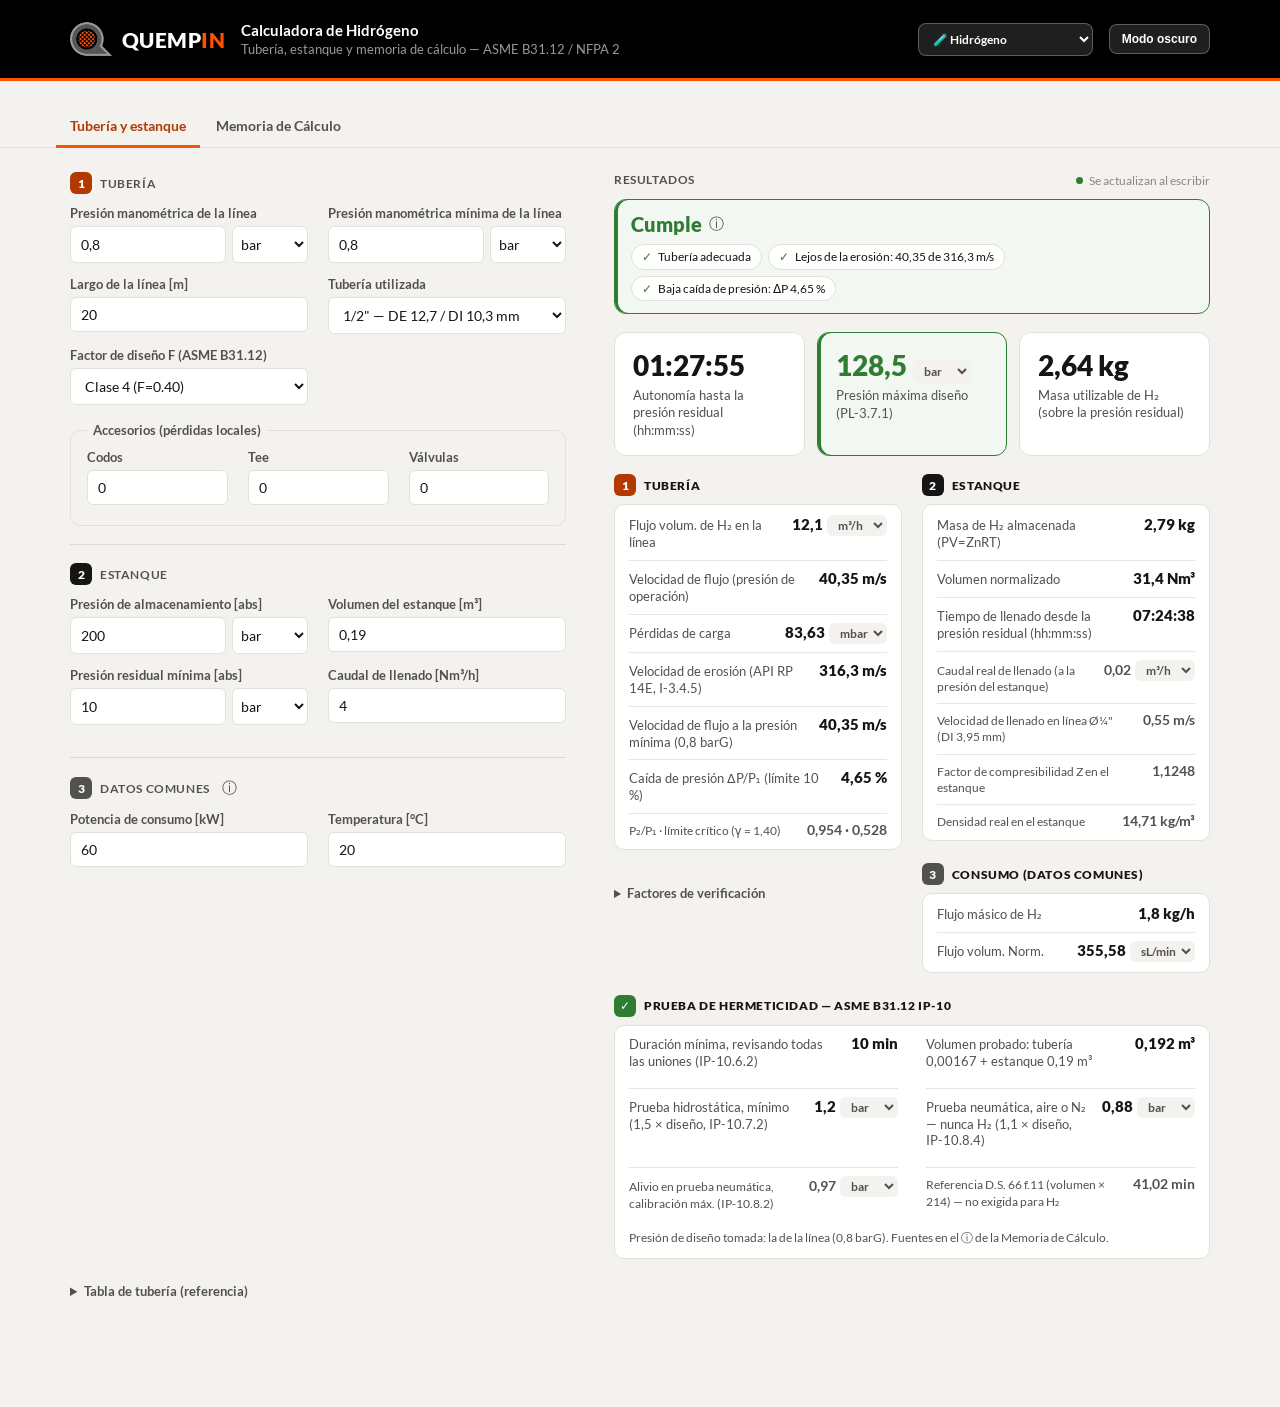
<file: Hidrogeno/index.html>
<!doctype html>
<html lang="es">
<head>
  <meta charset="utf-8">
  <meta name="viewport" content="width=device-width, initial-scale=1">
  <title>Hidrógeno — Calculadora Técnica QUEMPIN</title>
  <link rel="icon" href="data:image/svg+xml,<svg xmlns=%22http://www.w3.org/2000/svg%22 viewBox=%220 0 100 100%22><text y=%22.9em%22 font-size=%2290%22>%F0%9F%A7%AA</text></svg>">
  <link rel="stylesheet" href="../assets/brand.css">
  <!-- Cajas de números: seleccionar todo al entrar y punto de miles al escribir. Copia de numeros.js de Finanzas QUEMPIN;
       .value de estas cajas sigue dando el número sin formato («4.5»), que es lo que leen los ui.js. -->
  <script src="../assets/numeros.js" data-canonico='input[inputmode="decimal"]'></script>
  <link rel="stylesheet" href="css/styles.css">
  <link rel="stylesheet" href="../assets/editor-red.css">
</head>
<body>
<div class="viz-root">
  <header class="viz-header">
    <div class="viz-container">
      <span class="viz-logo"><img src="../assets/isotipo.png" alt="" width="42" height="42"><span class="viz-wordmark">QUEMP<span class="in">IN</span></span></span>
      <div class="viz-titleblock">
        <h1>Calculadora de Hidrógeno</h1>
        <p>Tubería, estanque y memoria de cálculo — ASME B31.12 / NFPA 2</p>
      </div>
      <label for="selector-gas" style="position:absolute; width:1px; height:1px; overflow:hidden; clip:rect(0 0 0 0);">Cambiar de calculadora</label>
      <select id="selector-gas"></select>
      <button class="viz-theme-toggle" id="themeToggle" type="button">Modo oscuro</button>
    </div>
  </header>

  <div class="barra-pestanas">
    <div class="barra-pestanas-interior">
      <nav class="tabs" role="tablist">
        <button class="tab active" id="tab-flujo" role="tab" aria-selected="true" aria-controls="panel-flujo" data-tab="flujo">Tubería y estanque</button>
        <button class="tab" id="tab-memoria" role="tab" aria-selected="false" aria-controls="panel-memoria" data-tab="memoria">Memoria de Cálculo</button>
      </nav>
    </div>
  </div>

  <main>
    <!-- Tubería y estanque en una sola pestaña (2026-11-24, a pedido del usuario: maqueta «A·1»).
         Antes eran «Tubería y Flujo» y «Almacenamiento». Conserva el id «flujo» (enlaces del hub y datos
         guardados); #almacenamiento lleva aquí (ver initTabs). Los ids de los campos no cambian. -->
    <section class="tab-panel active" id="panel-flujo" role="tabpanel" aria-labelledby="tab-flujo" data-panel="flujo">
      <div class="calc-layout">
        <form id="form-flujo" class="calc-entradas" autocomplete="off">
          <div class="seccion">
            <h3 class="seccion-titulo"><span class="marca marca-1" aria-hidden="true">1</span>Tubería</h3>
            <div class="fila-campos">
              <div class="campo">
                <label for="flujo-presion">Presión manométrica de la línea</label>
                <div class="campo-con-unidad">
                  <input id="flujo-presion" type="text" inputmode="decimal" value="0.8" required>
                  <select id="flujo-presion-unidad" class="select-unidad" aria-label="Unidad de presión manométrica de la línea">
                    <option value="Pa">Pa</option>
                    <option value="kPa">kPa</option>
                    <option value="mbar">mbar</option>
                    <option value="bar" selected>bar</option>
                    <option value="MPa">MPa</option>
                    <option value="psi">psi</option>
                  </select>
                </div>
              </div>
              <div class="campo">
                <label for="flujo-presion-min" title="Presión más baja de la línea (p. ej. al final del tramo o aguas abajo de un regulador). La velocidad de erosión se verifica ahí, donde la velocidad del gas es mayor.">Presión manométrica mínima de la línea</label>
                <div class="campo-con-unidad">
                  <input id="flujo-presion-min" type="text" inputmode="decimal" value="0.8" required>
                  <select id="flujo-presion-min-unidad" class="select-unidad" aria-label="Unidad de presión manométrica mínima">
                    <option value="Pa">Pa</option>
                    <option value="kPa">kPa</option>
                    <option value="mbar">mbar</option>
                    <option value="bar" selected>bar</option>
                    <option value="MPa">MPa</option>
                    <option value="psi">psi</option>
                  </select>
                </div>
              </div>
              <div class="campo">
                <label for="flujo-largo">Largo de la línea [m]</label>
                <input id="flujo-largo" type="text" inputmode="decimal" value="20" required>
              </div>
              <div class="campo">
                <label for="flujo-tuberia">Tubería utilizada</label>
                <select id="flujo-tuberia" required></select>
              </div>
              <div class="campo">
                <label for="flujo-factor-diseno">Factor de diseño F (ASME B31.12)</label>
                <select id="flujo-factor-diseno" required></select>
              </div>
            </div>

            <fieldset class="subseccion" id="campo-flujo-tuberia-manual" style="display:none;">
              <legend>Tubería manual</legend>
              <div class="fila-campos">
                <div class="campo">
                  <label for="flujo-tuberia-manual-di">Diámetro interior [mm]</label>
                  <input id="flujo-tuberia-manual-di" type="text" inputmode="decimal" value="10.3" required>
                </div>
                <div class="campo">
                  <label for="flujo-tuberia-manual-espesor">Espesor de pared [mm]</label>
                  <input id="flujo-tuberia-manual-espesor" type="text" inputmode="decimal" value="1.2" required>
                </div>
                <div class="campo">
                  <label for="flujo-tuberia-manual-limite">Límite elástico [MPa]</label>
                  <input id="flujo-tuberia-manual-limite" type="text" inputmode="decimal" value="170" required>
                </div>
                <div class="campo">
                  <label for="flujo-tuberia-manual-rugosidad">Rugosidad [mm]</label>
                  <input id="flujo-tuberia-manual-rugosidad" type="text" inputmode="decimal" value="0.002" required>
                </div>
              </div>
            </fieldset>

            <fieldset class="subseccion">
              <legend>Accesorios (pérdidas locales)</legend>
              <div class="fila-campos compacta">
                <div class="campo">
                  <label for="flujo-codos">Codos</label>
                  <input id="flujo-codos" type="number" step="1" min="0" value="0">
                </div>
                <div class="campo">
                  <label for="flujo-tees">Tee</label>
                  <input id="flujo-tees" type="number" step="1" min="0" value="0">
                </div>
                <div class="campo">
                  <label for="flujo-valvulas">Válvulas</label>
                  <input id="flujo-valvulas" type="number" step="1" min="0" value="0">
                </div>
              </div>
            </fieldset>
          </div>

          <div class="seccion">
            <h3 class="seccion-titulo"><span class="marca marca-2" aria-hidden="true">2</span>Estanque</h3>
            <div class="fila-campos">
              <div class="campo">
                <label for="alm-presion">Presión de almacenamiento [abs]</label>
                <div class="campo-con-unidad">
                  <input id="alm-presion" type="text" inputmode="decimal" value="200" required>
                  <select id="alm-presion-unidad" class="select-unidad" aria-label="Unidad de presión de almacenamiento">
                    <option value="Pa">Pa</option>
                    <option value="kPa">kPa</option>
                    <option value="mbar">mbar</option>
                    <option value="bar" selected>bar</option>
                    <option value="MPa">MPa</option>
                    <option value="psi">psi</option>
                  </select>
                </div>
              </div>
              <div class="campo">
                <label for="alm-volumen">Volumen del estanque [m³]</label>
                <input id="alm-volumen" type="text" inputmode="decimal" value="0.19" required>
              </div>
              <div class="campo">
                <label for="alm-presion-residual" title="Bajo esta presión el regulador ya no entrega: el H₂ que queda no cuenta para la autonomía.">Presión residual mínima [abs]</label>
                <div class="campo-con-unidad">
                  <input id="alm-presion-residual" type="text" inputmode="decimal" value="10" required>
                  <select id="alm-presion-residual-unidad" class="select-unidad" aria-label="Unidad de presión residual mínima">
                    <option value="Pa">Pa</option>
                    <option value="kPa">kPa</option>
                    <option value="mbar">mbar</option>
                    <option value="bar" selected>bar</option>
                    <option value="MPa">MPa</option>
                    <option value="psi">psi</option>
                  </select>
                </div>
              </div>
              <div class="campo">
                <label for="alm-caudal-llenado">Caudal de llenado [Nm³/h]</label>
                <input id="alm-caudal-llenado" type="text" inputmode="decimal" value="4" required>
              </div>
            </div>
          </div>

          <div class="seccion">
            <h3 class="seccion-titulo"><span class="marca marca-3" aria-hidden="true">3</span>Datos comunes <span class="info-norma" tabindex="0" role="img" aria-label="Para qué sirven" title="Se usan en el estanque (autonomía) y en la tubería (caudal). Antes se escribían dos veces.">ⓘ</span></h3>
            <div class="fila-campos">
              <div class="campo">
                <label for="flujo-potencia">Potencia de consumo [kW]</label>
                <input id="flujo-potencia" type="text" inputmode="decimal" value="60" required>
              </div>
              <div class="campo">
                <label for="flujo-temperatura">Temperatura [°C]</label>
                <input id="flujo-temperatura" type="text" inputmode="decimal" value="20" required>
              </div>
            </div>
          </div>
        </form>

        <div class="calc-resultados">
          <div class="resultados-encabezado">
            <h2>Resultados</h2>
            <span class="en-vivo">Se actualizan al escribir</span>
          </div>
          <div class="resultados" id="resultados-flujo" aria-live="polite"></div>
        </div>
      </div>

      <details class="no-imprimir">
        <summary>Tabla de tubería (referencia)</summary>
        <table id="tabla-tuberia-flujo"></table>
      </details>
    </section>

    <section class="tab-panel" id="panel-memoria" role="tabpanel" aria-labelledby="tab-memoria" data-panel="memoria">
      <div class="barra-acciones no-imprimir">
        <button type="button" id="memoria-agregar-tramo" class="btn">+ Agregar tramo</button>
        <div class="barra-acciones-grupo">
          <input type="file" id="memoria-importar" class="visualmente-oculto" accept="application/json">
          <label for="memoria-importar" class="btn">Importar proyecto (.json)</label>
          <button type="button" id="memoria-exportar" class="btn">Exportar proyecto (.json)</button>
          <button type="button" id="memoria-imprimir" class="btn btn-primario">Imprimir / Guardar PDF</button>
        </div>
        <p class="barra-acciones-estado" id="memoria-estado" role="status" aria-live="polite"></p>
      </div>

      <h3 class="seccion-titulo no-imprimir">Diagrama de la red <span class="info-norma" tabindex="0" role="img" aria-label="Cómo se usa" title="• Clic en un tramo: se edita en el panel de al lado y el cambio pasa a la tabla.&#10;• + en el extremo de un tramo: agrega un tramo a continuación, con la misma presión, diámetro, material y temperatura.&#10;• Arrastra un tramo sobre otro: cambia «Continúa desde». Suéltalo en un espacio vacío: inicia una red nueva.&#10;• Con teclado: Tab hasta un tramo y Enter para editarlo; Esc vuelve al diagrama.">ⓘ</span></h3>
      <div class="arbol-contenedor no-imprimir"><svg id="memoria-arbol" width="100%" height="220" role="img" aria-label="Diagrama de la red de tramos"></svg></div>

      <h3 class="seccion-titulo no-imprimir">Tramos <span class="seccion-titulo-nota">— las columnas sombreadas se calculan solas</span></h3>
      <div class="tabla-contenedor no-imprimir">
        <table id="memoria-tabla" class="no-imprimir">
          <thead>
            <tr>
              <th>Tramo</th><th>Continúa desde</th>
              <th title="Reinicia la pérdida de carga acumulada desde este tramo (ej. después de un regulador de presión)">Reinicia acum.</th>
              <th>Presión <select id="memoria-presion-unidad" class="select-unidad-columna" aria-label="Unidad de la columna Presión"><option value="Pa">Pa</option><option value="kPa">kPa</option><option value="mbar">mbar</option><option value="bar">bar</option><option value="MPa" selected>MPa</option><option value="psi">psi</option></select></th>
              <th>Longitud [m]</th>
              <th>Potencia [kW]</th><th>Diámetro</th><th>Material</th><th>Temp. [°C]</th>
              <th class="col-calculada">Densidad [kg/m³]</th><th class="col-calculada">Velocidad [m/s]</th>
              <th class="col-calculada">Pérdida parcial <select id="memoria-perdida-parcial-unidad" class="select-unidad-columna" aria-label="Unidad de la columna Pérdida parcial"><option value="Pa">Pa</option><option value="kPa">kPa</option><option value="mbar" selected>mbar</option><option value="bar">bar</option><option value="MPa">MPa</option><option value="psi">psi</option></select></th>
              <th class="col-calculada">Pérdida acumulada <select id="memoria-perdida-acumulada-unidad" class="select-unidad-columna" aria-label="Unidad de la columna Pérdida acumulada"><option value="Pa">Pa</option><option value="kPa">kPa</option><option value="mbar" selected>mbar</option><option value="bar">bar</option><option value="MPa">MPa</option><option value="psi">psi</option></select></th>
              <th><span class="visualmente-oculto">Acciones</span></th>
            </tr>
          </thead>
          <tbody id="memoria-tabla-cuerpo"></tbody>
        </table>
      </div>

      <h3 class="seccion-titulo no-imprimir">Prueba de hermeticidad <span class="info-norma" tabindex="0" role="img" aria-label="Fuente" title="ASME B31.12-2008, Parte IP (tubería industrial), capítulo IP-10. El D.S. 13/2022 no fija duración: su art. 43 remite a NFPA 2 §7.1.6.4.&#10;• Duración: al menos 10 min, revisando todas las uniones (IP-10.6.2(b)(1)).&#10;• Hidrostática: ≥ 1,5 × presión de diseño (IP-10.7.2). Si la temperatura de diseño supera la de prueba, sube a 1,5·P·ST/S (eq. 24).&#10;• Neumática: 1,1 × presión de diseño; se sube por etapas y se baja a la de diseño para buscar fugas (IP-10.8.4 y 10.8.5).&#10;• Alivio: prueba + el menor entre 345 kPa y 10 % (IP-10.8.2).&#10;• Gas de prueba: aire o gas no inflamable ni tóxico; nunca H₂ (IP-10.8.3).&#10;• Volumen probado = tubería + estanque. El estanque parte con el valor de la pestaña Almacenamiento; se puede cambiar.&#10;• Tubería y estanque juntos: si la presión de prueba de la tubería supera la del estanque, se prueban a la del estanque, con aprobación del dueño y si es ≥ 77 % de la de la tubería (IP-10.7.3).&#10;• Presión de diseño = la mayor presión de los tramos.&#10;• D.S. 66 f.11 (volumen × 214, entre 15 min y 1 h) es solo referencia QUEMPIN: es para GN y GLP.">ⓘ</span></h3>
      <div class="campo campo-estanque-prueba no-imprimir">
        <label for="mem-volumen-estanque">Volumen del estanque [m³]</label>
        <input id="mem-volumen-estanque" type="text" inputmode="decimal">
      </div>
      <div id="memoria-prueba-hermeticidad" class="no-imprimir"></div>

      <details class="seccion-avanzada no-imprimir">
        <summary>Datos del informe</summary>
        <form id="form-memoria-proyecto" class="fila-campos" autocomplete="off">
          <div class="campo">
            <label for="mp-fecha">Fecha</label>
            <input id="mp-fecha" type="text" placeholder="Marzo 2026">
          </div>
          <div class="campo">
            <label for="mp-proyecto">Proyecto</label>
            <input id="mp-proyecto" type="text" placeholder="Nombre del proyecto">
          </div>
          <div class="campo">
            <label for="mp-instalador">Instalador</label>
            <input id="mp-instalador" type="text" placeholder="Nombre del instalador">
          </div>
          <div class="campo">
            <label for="mp-contacto">Contacto</label>
            <input id="mp-contacto" type="text" placeholder="correo@quempin.cl">
          </div>
          <div class="campo">
            <label for="mp-direccion">Dirección</label>
            <input id="mp-direccion" type="text" placeholder="Dirección del proyecto">
          </div>
          <div class="campo">
            <label for="mp-comuna">Comuna</label>
            <input id="mp-comuna" type="text" placeholder="Comuna">
          </div>

          <fieldset class="subseccion">
            <legend>Firma y documento</legend>
            <div class="fila-campos">
              <div class="campo">
                <label for="mp-cargo">Cargo / clase de instalador</label>
                <input id="mp-cargo" type="text" placeholder="Instalador de Gas Clase 1 y 5">
              </div>
              <div class="campo">
                <label for="mp-run">RUN instalador</label>
                <input id="mp-run" type="text" placeholder="19.137.364-2">
              </div>
              <div class="campo">
                <label for="mp-doc">N° Documento</label>
                <input id="mp-doc" type="text" value="402603">
              </div>
              <div class="campo">
                <label for="mp-revision">Revisión</label>
                <input id="mp-revision" type="text" value="1">
              </div>
            </div>
          </fieldset>

          <fieldset class="subseccion">
            <legend>Criterios de diseño (opcional)</legend>
            <div class="fila-campos">
              <div class="campo">
                <label for="mp-vel-max-flujo">Velocidad máxima flujo de gas [m/s]</label>
                <input id="mp-vel-max-flujo" type="text" inputmode="decimal" value="20">
              </div>
              <div class="campo">
                <label for="mp-vel-erosion">Velocidad de erosión [m/s]</label>
                <input id="mp-vel-erosion" type="text" inputmode="decimal" placeholder="—">
              </div>
              <div class="campo">
                <label for="mp-perdida-max">Máxima pérdida de carga acumulada [Pa]</label>
                <input id="mp-perdida-max" type="text" inputmode="decimal" placeholder="—">
              </div>
            </div>
          </fieldset>

          <fieldset class="subseccion">
            <legend>Observaciones</legend>
            <textarea id="mp-observaciones" rows="4" aria-label="Observaciones"></textarea>
          </fieldset>
        </form>

        <fieldset class="subseccion" style="margin-bottom:0;">
          <legend>Artefactos</legend>
          <div id="memoria-artefactos-cuerpo"></div>
          <button type="button" id="memoria-artefacto-agregar" class="btn">+ Agregar artefacto</button>
          <div id="memoria-artefactos-total-txt" class="artefactos-total"></div>
        </fieldset>
      </details>

      <div id="memoria-informe-impresion" style="display:none;">
        <header class="informe-header">
          <img src="../assets/logo-quempin-informe.png" alt="QUEMPIN" class="informe-logo">
          <div class="informe-empresa">
            <div><strong>RUT:</strong> 76.772.215-k</div>
            <div><strong>Giro:</strong> FABRICACIÓN DE HORNOS, HOGARES Y QUEMADORES</div>
            <div><strong>Dirección:</strong> Carlos Fernando 983, Viña del Mar, Chile</div>
          </div>
          <div class="informe-doc">
            <div><strong>N° Doc.</strong> <span id="informe-doc-num"></span></div>
            <div><strong>Revisión</strong> <span id="informe-doc-rev"></span></div>
            <div><strong>Página</strong> 1 de 1</div>
          </div>
        </header>

        <h2 class="informe-titulo">MEMORIA DE CÁLCULO<span>RED DE GAS HIDRÓGENO</span></h2>

        <h3 class="informe-eyebrow"><span class="informe-num">1</span>Datos del proyecto</h3>
        <div class="informe-ficha">
          <div class="informe-campo"><span class="informe-campo-label">Proyecto</span><span class="informe-campo-valor" id="informe-proyecto"></span></div>
          <div class="informe-campo"><span class="informe-campo-label">Dirección</span><span class="informe-campo-valor" id="informe-direccion"></span></div>
          <div class="informe-campo"><span class="informe-campo-label">Comuna</span><span class="informe-campo-valor" id="informe-comuna"></span></div>
          <div class="informe-campo"><span class="informe-campo-label">Fecha</span><span class="informe-campo-valor" id="informe-fecha"></span></div>
          <div class="informe-campo"><span class="informe-campo-label">Instalador</span><span class="informe-campo-valor" id="informe-instalador"></span></div>
          <div class="informe-campo"><span class="informe-campo-label">Contacto</span><span class="informe-campo-valor" id="informe-contacto"></span></div>
        </div>

        <h3 class="informe-eyebrow"><span class="informe-num">2</span>Criterios de diseño</h3>
        <div class="informe-ficha informe-ficha-4">
          <div class="informe-campo"><span class="informe-campo-label">Tipo de red</span><span class="informe-campo-valor">Hidrógeno gas</span></div>
          <div class="informe-campo"><span class="informe-campo-label">Velocidad máx. de flujo</span><span class="informe-campo-valor" id="informe-vel-max-flujo"></span></div>
          <div class="informe-campo"><span class="informe-campo-label">Velocidad de erosión</span><span class="informe-campo-valor" id="informe-vel-erosion"></span></div>
          <div class="informe-campo"><span class="informe-campo-label">Pérdida de carga acum. máx.</span><span class="informe-campo-valor" id="informe-perdida-max"></span></div>
        </div>

        <h3 class="informe-eyebrow"><span class="informe-num">3</span>Demanda de potencia</h3>
        <table class="informe-artefactos">
          <thead><tr><th>Artefacto</th><th>Potencia térmica<span class="informe-unidad">kW</span></th></tr></thead>
          <tbody id="informe-artefactos-cuerpo"></tbody>
          <tfoot>
            <tr><th>Potencia instalada <span class="informe-nota">— no se considera operación simultánea</span></th><td id="informe-potencia-instalada"></td></tr>
          </tfoot>
        </table>

        <h3 class="informe-eyebrow"><span class="informe-num">4</span>Detalle de tramos</h3>
        <table id="memoria-tabla-impresion">
          <thead>
            <tr>
              <th>Tramo</th><th>Continúa desde</th>
              <th id="memoria-impresion-th-presion"></th>
              <th>Longitud<span class="informe-unidad">m</span></th>
              <th>Potencia<span class="informe-unidad">kW</span></th>
              <th>Diámetro</th><th>Material</th>
              <th id="memoria-impresion-th-parcial"></th>
              <th id="memoria-impresion-th-perdida"></th>
              <th>Velocidad<span class="informe-unidad">m/s</span></th>
            </tr>
          </thead>
          <tbody id="memoria-tabla-impresion-cuerpo"></tbody>
        </table>
        <p class="informe-leyenda" id="informe-leyenda-tramos"></p>
        <p class="informe-leyenda" id="informe-prueba-hermeticidad"></p>

        <h3 class="informe-eyebrow"><span class="informe-num">5</span>Verificación de criterios de diseño</h3>
        <table class="informe-verificacion">
          <thead><tr><th>Criterio</th><th>Límite</th><th>Máximo calculado</th><th>Tramo crítico</th><th>Resultado</th></tr></thead>
          <tbody id="informe-verificacion-cuerpo"></tbody>
        </table>
        <p class="informe-conclusion" id="informe-conclusion"></p>

        <h3 class="informe-eyebrow"><span class="informe-num">6</span>Observaciones</h3>
        <div class="informe-observaciones"><span id="informe-observaciones"></span></div>

        <div class="informe-firma">
          <div class="informe-firma-etiqueta">Firma</div>
          <div class="informe-firma-linea"></div>
          <div id="informe-firma-nombre"></div>
          <div id="informe-firma-cargo"></div>
          <div id="informe-firma-run"></div>
        </div>

        <footer class="informe-footer">QUEMPIN — RUT 76.772.215-k — Memoria de Cálculo, Red de Gas Hidrógeno — Doc. <span id="informe-footer-doc"></span></footer>
      </div>
    </section>
  </main>
</div>

<script>
  (function () {
    try {
      var savedTheme = localStorage.getItem('quempin_h2_theme');
      if (savedTheme === 'dark' || savedTheme === 'light') {
        document.documentElement.setAttribute('data-theme', savedTheme);
      }
    } catch (e) {}

    var themeBtn = document.getElementById('themeToggle');
    function isDarkNow() {
      var docEl = document.documentElement;
      return docEl.getAttribute('data-theme') === 'dark' ||
        (docEl.getAttribute('data-theme') !== 'light' && window.matchMedia('(prefers-color-scheme: dark)').matches);
    }
    themeBtn.textContent = isDarkNow() ? 'Modo claro' : 'Modo oscuro';
    themeBtn.addEventListener('click', function () {
      var docEl = document.documentElement;
      var next = isDarkNow() ? 'light' : 'dark';
      docEl.setAttribute('data-theme', next);
      themeBtn.textContent = next === 'dark' ? 'Modo claro' : 'Modo oscuro';
      try { localStorage.setItem('quempin_h2_theme', next); } catch (e) {}
    });
  })();
</script>
<!-- Carga con cache-buster: GitHub Pages sirve los .js con Cache-Control:
     max-age=600, así que tras publicar un arreglo el navegador seguía
     ejecutando el ui.js viejo (y una pestaña abierta desde antes, para
     siempre). El import dinámico con timestamp fuerza traer el módulo de
     entrada fresco en cada carga — ver CLAUDE.md. -->
<script type="module">
  import(`./js/ui.js?v=${Date.now()}`);
</script>
</body>
</html>
</file>
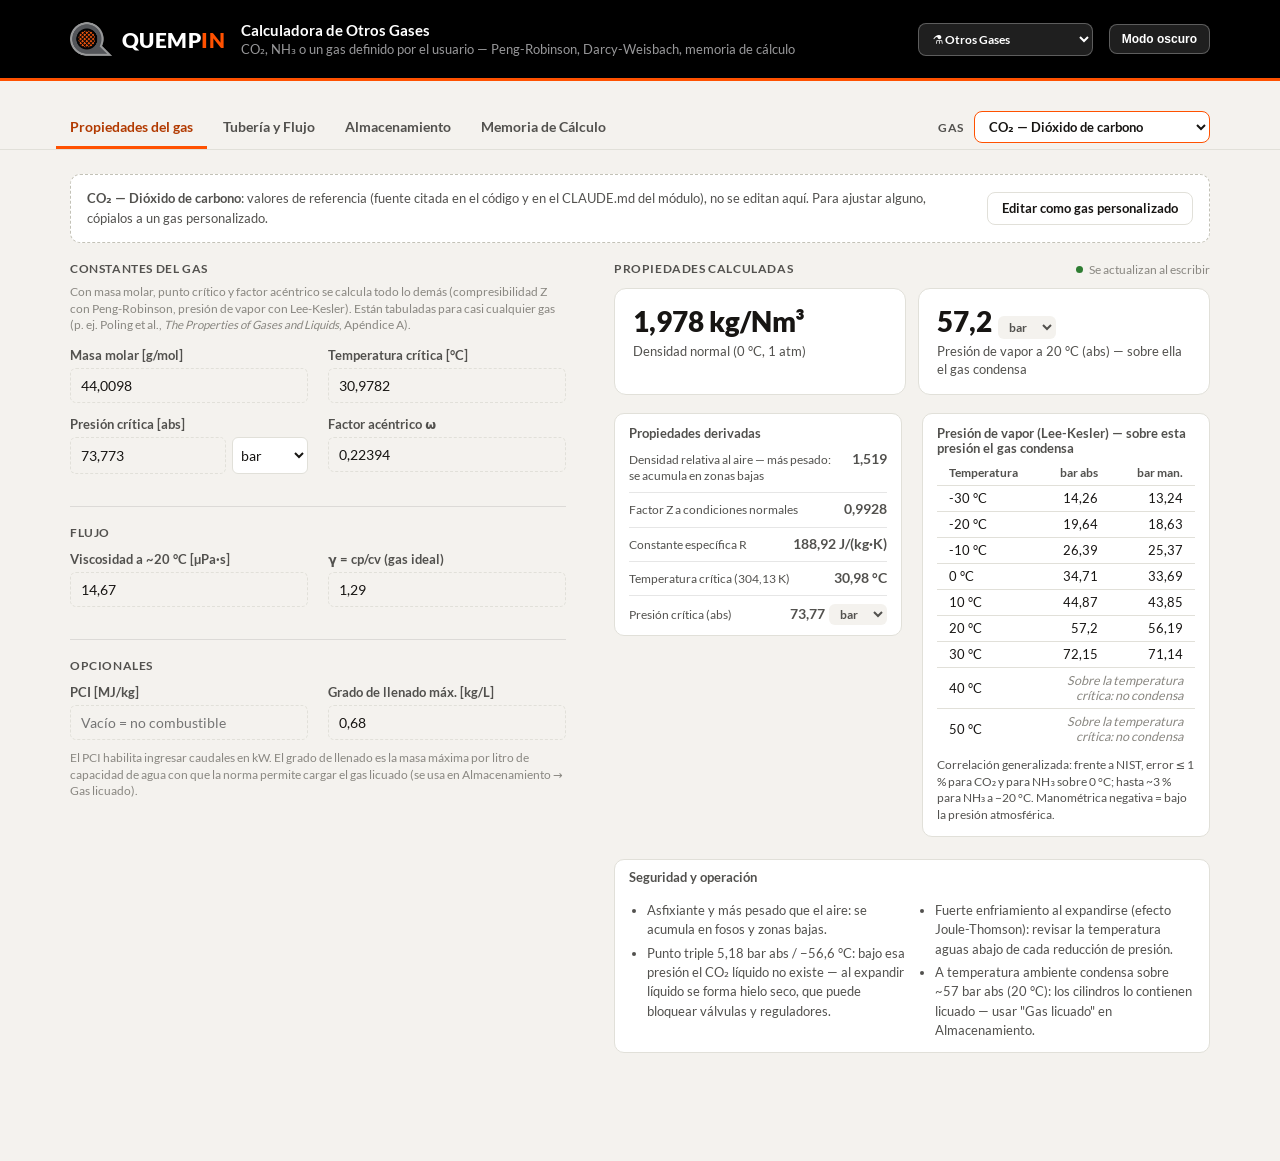
<file: OtrosGases/index.html>
<!doctype html>
<html lang="es">
<head>
  <meta charset="utf-8">
  <meta name="viewport" content="width=device-width, initial-scale=1">
  <title>Otros Gases — Calculadora Técnica QUEMPIN</title>
  <link rel="icon" href="data:image/svg+xml,<svg xmlns=%22http://www.w3.org/2000/svg%22 viewBox=%220 0 100 100%22><text y=%22.9em%22 font-size=%2290%22>%E2%9A%97%EF%B8%8F</text></svg>">
  <link rel="stylesheet" href="../assets/brand.css">
  <!-- Cajas de números: seleccionar todo al entrar y punto de miles al escribir. Copia de numeros.js de Finanzas QUEMPIN;
       .value de estas cajas sigue dando el número sin formato («4.5»), que es lo que leen los ui.js. -->
  <script src="../assets/numeros.js" data-canonico='input[inputmode="decimal"]'></script>
  <link rel="stylesheet" href="css/styles.css">
  <link rel="stylesheet" href="../assets/editor-red.css">
</head>
<body>
<div class="viz-root">
  <header class="viz-header">
    <div class="viz-container">
      <span class="viz-logo"><img src="../assets/isotipo.png" alt="" width="42" height="42"><span class="viz-wordmark">QUEMP<span class="in">IN</span></span></span>
      <div class="viz-titleblock">
        <h1>Calculadora de Otros Gases</h1>
        <p>CO₂, NH₃ o un gas definido por el usuario — Peng-Robinson, Darcy-Weisbach, memoria de cálculo</p>
      </div>
      <label for="selector-gas" style="position:absolute; width:1px; height:1px; overflow:hidden; clip:rect(0 0 0 0);">Cambiar de calculadora</label>
      <select id="selector-gas"></select>
      <button class="viz-theme-toggle" id="themeToggle" type="button">Modo oscuro</button>
    </div>
  </header>

  <div class="barra-pestanas">
    <div class="barra-pestanas-interior">
      <nav class="tabs" role="tablist">
        <button class="tab active" id="tab-gas" role="tab" aria-selected="true" aria-controls="panel-gas" data-tab="gas">Propiedades del gas</button>
        <button class="tab" id="tab-flujo" role="tab" aria-selected="false" aria-controls="panel-flujo" data-tab="flujo">Tubería y Flujo</button>
        <button class="tab" id="tab-almacenamiento" role="tab" aria-selected="false" aria-controls="panel-almacenamiento" data-tab="almacenamiento">Almacenamiento</button>
        <button class="tab" id="tab-memoria" role="tab" aria-selected="false" aria-controls="panel-memoria" data-tab="memoria">Memoria de Cálculo</button>
      </nav>
      <!-- Gas activo: afecta a las 4 pestañas, por eso vive en la barra de
           pestañas (fija al hacer scroll) y no dentro de una de ellas. -->
      <div class="selector-gas-activo">
        <label for="gas-activo">Gas</label>
        <select id="gas-activo"></select>
      </div>
    </div>
  </div>

  <main>
    <!-- ================================================================ -->
    <section class="tab-panel active" id="panel-gas" role="tabpanel" aria-labelledby="tab-gas" data-panel="gas">
      <div class="aviso-gas" id="aviso-gas-predefinido">
        <p id="aviso-gas-texto"></p>
        <div class="acciones-gas">
          <button type="button" class="btn" id="gas-copiar-personalizado">Editar como gas personalizado</button>
        </div>
      </div>

      <div class="calc-layout">
      <form id="form-gas" class="calc-entradas" autocomplete="off">
        <div class="seccion" id="seccion-gas-identificacion">
          <h3 class="seccion-titulo">Identificación</h3>
          <div class="fila-campos">
            <div class="campo">
              <label for="gas-nombre">Nombre</label>
              <input id="gas-nombre" type="text" maxlength="60">
            </div>
            <div class="campo">
              <label for="gas-formula">Fórmula (opcional)</label>
              <input id="gas-formula" type="text" maxlength="20" placeholder="Ej. N₂">
            </div>
          </div>
        </div>

        <div class="seccion">
          <h3 class="seccion-titulo">Constantes del gas</h3>
          <p class="ayuda">Con masa molar, punto crítico y factor acéntrico se calcula todo lo demás
            (compresibilidad Z con Peng-Robinson, presión de vapor con Lee-Kesler). Están tabuladas para
            casi cualquier gas (p. ej. Poling et al., <i>The Properties of Gases and Liquids</i>, Apéndice A).</p>
          <div class="fila-campos">
            <div class="campo">
              <label for="gas-masa-molar">Masa molar [g/mol]</label>
              <input id="gas-masa-molar" type="text" inputmode="decimal" required>
            </div>
            <div class="campo">
              <label for="gas-tc">Temperatura crítica [°C]</label>
              <input id="gas-tc" type="text" inputmode="decimal" required>
            </div>
            <div class="campo">
              <label for="gas-pc">Presión crítica [abs]</label>
              <div class="campo-con-unidad">
                <input id="gas-pc" type="text" inputmode="decimal" required>
                <select id="gas-pc-unidad" class="select-unidad" aria-label="Unidad de presión crítica">
                  <option value="Pa">Pa</option>
                  <option value="kPa">kPa</option>
                  <option value="mbar">mbar</option>
                  <option value="bar" selected>bar</option>
                  <option value="MPa">MPa</option>
                  <option value="psi">psi</option>
                </select>
              </div>
            </div>
            <div class="campo">
              <label for="gas-omega">Factor acéntrico ω</label>
              <input id="gas-omega" type="text" inputmode="decimal" required>
            </div>
          </div>
        </div>

        <div class="seccion">
          <h3 class="seccion-titulo">Flujo</h3>
          <div class="fila-campos">
            <div class="campo">
              <label for="gas-viscosidad">Viscosidad a ~20 °C [µPa·s]</label>
              <input id="gas-viscosidad" type="text" inputmode="decimal" required>
            </div>
            <div class="campo">
              <label for="gas-gamma">γ = cp/cv (gas ideal)</label>
              <input id="gas-gamma" type="text" inputmode="decimal" required>
            </div>
          </div>
        </div>

        <div class="seccion">
          <h3 class="seccion-titulo">Opcionales</h3>
          <div class="fila-campos">
            <div class="campo">
              <label for="gas-pci">PCI [MJ/kg]</label>
              <input id="gas-pci" type="text" inputmode="decimal" placeholder="Vacío = no combustible">
            </div>
            <div class="campo">
              <label for="gas-llenado">Grado de llenado máx. [kg/L]</label>
              <input id="gas-llenado" type="text" inputmode="decimal" placeholder="Vacío = no se licúa">
            </div>
          </div>
          <p class="ayuda">El PCI habilita ingresar caudales en kW. El grado de llenado es la masa
            máxima por litro de capacidad de agua con que la norma permite cargar el gas licuado
            (se usa en Almacenamiento → Gas licuado).</p>
        </div>
      </form>

      <div class="calc-resultados">
        <div class="resultados-encabezado">
          <h2>Propiedades calculadas</h2>
          <span class="en-vivo">Se actualizan al escribir</span>
        </div>
        <div class="resultados" id="resultados-gas" aria-live="polite"></div>
      </div>
      </div>
    </section>

    <!-- ================================================================ -->
    <section class="tab-panel" id="panel-flujo" role="tabpanel" aria-labelledby="tab-flujo" data-panel="flujo">
      <div class="calc-layout">
      <form id="form-flujo" class="calc-entradas" autocomplete="off">
        <div class="seccion">
          <h3 class="seccion-titulo">Condiciones de operación</h3>
          <div class="fila-campos">
            <div class="campo">
              <label for="flujo-presion">Presión manométrica</label>
              <div class="campo-con-unidad">
                <input id="flujo-presion" type="text" inputmode="decimal" value="10" required>
                <select id="flujo-presion-unidad" class="select-unidad" aria-label="Unidad de presión manométrica">
                  <option value="Pa">Pa</option>
                  <option value="kPa">kPa</option>
                  <option value="mbar">mbar</option>
                  <option value="bar" selected>bar</option>
                  <option value="MPa">MPa</option>
                  <option value="psi">psi</option>
                </select>
              </div>
            </div>
            <div class="campo">
              <label for="flujo-temperatura">Temperatura [°C]</label>
              <input id="flujo-temperatura" type="text" inputmode="decimal" value="20" required>
            </div>
            <div class="campo">
              <label for="flujo-caudal">Caudal</label>
              <div class="campo-con-unidad">
                <input id="flujo-caudal" type="text" inputmode="decimal" value="50" required>
                <select id="flujo-caudal-unidad" class="select-unidad" aria-label="Unidad de caudal">
                  <option value="kg/h" selected>kg/h</option>
                  <option value="Nm3/h">Nm³/h</option>
                  <option value="kW">kW</option>
                </select>
              </div>
            </div>
            <div class="campo">
              <label for="flujo-largo">Largo de la línea [m]</label>
              <input id="flujo-largo" type="text" inputmode="decimal" value="30" required>
            </div>
          </div>
        </div>

        <div class="seccion">
          <h3 class="seccion-titulo">Tubería y diseño</h3>
          <div class="fila-campos">
            <div class="campo">
              <label for="flujo-tuberia">Tubería utilizada</label>
              <select id="flujo-tuberia" required></select>
            </div>
            <div class="campo">
              <label for="flujo-factor-diseno">Factor de diseño F</label>
              <input id="flujo-factor-diseno" type="text" inputmode="decimal" value="0.4" required>
            </div>
          </div>
          <p class="ayuda">F según la norma que rija la línea (ej. ASME B31.8 o B31.12, Clase de
            ubicación 4 → 0,40, el más conservador). Unión longitudinal E = 1 (tubería sin costura).</p>

          <fieldset class="subseccion" id="campo-flujo-tuberia-manual" style="display:none;">
            <legend>Tubería manual</legend>
            <div class="fila-campos">
              <div class="campo">
                <label for="flujo-tuberia-manual-di">Diámetro interior [mm]</label>
                <input id="flujo-tuberia-manual-di" type="text" inputmode="decimal" value="10.2" required>
              </div>
              <div class="campo">
                <label for="flujo-tuberia-manual-espesor">Espesor de pared [mm]</label>
                <input id="flujo-tuberia-manual-espesor" type="text" inputmode="decimal" value="1.65" required>
              </div>
              <div class="campo">
                <label for="flujo-tuberia-manual-limite">Límite elástico [MPa]</label>
                <input id="flujo-tuberia-manual-limite" type="text" inputmode="decimal" value="170" required>
              </div>
              <div class="campo">
                <label for="flujo-tuberia-manual-rugosidad">Rugosidad [mm]</label>
                <input id="flujo-tuberia-manual-rugosidad" type="text" inputmode="decimal" value="0.0015" required>
              </div>
            </div>
          </fieldset>

          <fieldset class="subseccion">
            <legend>Accesorios (pérdidas locales)</legend>
            <div class="fila-campos compacta">
              <div class="campo">
                <label for="flujo-codos">Codos</label>
                <input id="flujo-codos" type="number" step="1" min="0" value="0">
              </div>
              <div class="campo">
                <label for="flujo-tees">Tee</label>
                <input id="flujo-tees" type="number" step="1" min="0" value="0">
              </div>
              <div class="campo">
                <label for="flujo-valvulas">Válvulas</label>
                <input id="flujo-valvulas" type="number" step="1" min="0" value="0">
              </div>
            </div>
          </fieldset>
        </div>
      </form>

      <div class="calc-resultados">
        <div class="resultados-encabezado">
          <h2>Resultados</h2>
          <span class="en-vivo">Se actualizan al escribir</span>
        </div>
        <div class="resultados" id="resultados-flujo" aria-live="polite"></div>
      </div>
      </div>

      <details class="no-imprimir">
        <summary>Tabla de tubería (referencia)</summary>
        <table id="tabla-tuberia-flujo"></table>
      </details>
    </section>

    <!-- ================================================================ -->
    <section class="tab-panel" id="panel-almacenamiento" role="tabpanel" aria-labelledby="tab-almacenamiento" data-panel="almacenamiento">
      <div class="calc-layout">
      <form id="form-almacenamiento" class="calc-entradas" autocomplete="off">
        <div class="seccion">
          <h3 class="seccion-titulo" id="etiqueta-alm-modo">Cómo está almacenado</h3>
          <div class="segmentado" role="radiogroup" aria-labelledby="etiqueta-alm-modo">
            <label><input type="radio" name="alm-modo" value="licuado"><span>Gas licuado</span></label>
            <label><input type="radio" name="alm-modo" value="comprimido"><span>Gas comprimido</span></label>
          </div>
          <p class="ayuda" id="alm-modo-ayuda" style="margin-top:8px;"></p>
        </div>

        <div class="seccion">
          <h3 class="seccion-titulo">Recipiente</h3>
          <div class="fila-campos">
            <div class="campo">
              <label for="alm-volumen" id="alm-volumen-etiqueta">Capacidad de agua</label>
              <div class="campo-con-unidad">
                <input id="alm-volumen" type="text" inputmode="decimal" value="36.8" required>
                <select id="alm-volumen-unidad" class="select-unidad" aria-label="Unidad de volumen">
                  <option value="L" selected>L</option>
                  <option value="m3">m³</option>
                </select>
              </div>
            </div>
            <div class="campo">
              <label for="alm-temperatura">Temperatura [°C]</label>
              <input id="alm-temperatura" type="text" inputmode="decimal" value="20" required>
            </div>
            <div class="campo" id="campo-alm-presion">
              <label for="alm-presion">Presión de almacenamiento [abs]</label>
              <div class="campo-con-unidad">
                <input id="alm-presion" type="text" inputmode="decimal" value="40" required>
                <select id="alm-presion-unidad" class="select-unidad" aria-label="Unidad de presión de almacenamiento">
                  <option value="Pa">Pa</option>
                  <option value="kPa">kPa</option>
                  <option value="mbar">mbar</option>
                  <option value="bar" selected>bar</option>
                  <option value="MPa">MPa</option>
                  <option value="psi">psi</option>
                </select>
              </div>
            </div>
            <div class="campo" id="campo-alm-llenado">
              <label for="alm-llenado">Grado de llenado [kg/L]</label>
              <input id="alm-llenado" type="text" inputmode="decimal">
            </div>
          </div>
          <p class="ayuda" id="alm-llenado-ayuda"></p>
        </div>

        <div class="seccion">
          <h3 class="seccion-titulo">Consumo</h3>
          <div class="fila-campos">
            <div class="campo">
              <label for="alm-consumo">Consumo</label>
              <div class="campo-con-unidad">
                <input id="alm-consumo" type="text" inputmode="decimal" value="2" required>
                <select id="alm-consumo-unidad" class="select-unidad" aria-label="Unidad de consumo">
                  <option value="kg/h" selected>kg/h</option>
                  <option value="Nm3/h">Nm³/h</option>
                  <option value="kW">kW</option>
                </select>
              </div>
            </div>
          </div>
        </div>
      </form>

      <div class="calc-resultados">
        <div class="resultados-encabezado">
          <h2>Resultados</h2>
          <span class="en-vivo">Se actualizan al escribir</span>
        </div>
        <div class="resultados" id="resultados-almacenamiento" aria-live="polite"></div>
      </div>
      </div>
    </section>

    <!-- ================================================================ -->
    <!-- Memoria de Cálculo (2026-09-28): red ramificada + informe impreso,
         copiada de Hidrogeno/index.html y adaptada a un gas cualquiera — el
         del selector "Gas" de la barra de pestañas. -->
    <section class="tab-panel" id="panel-memoria" role="tabpanel" aria-labelledby="tab-memoria" data-panel="memoria">
      <div class="barra-acciones no-imprimir">
        <button type="button" id="memoria-agregar-tramo" class="btn">+ Agregar tramo</button>
        <div class="barra-acciones-grupo">
          <input type="file" id="memoria-importar" class="visualmente-oculto" accept="application/json">
          <label for="memoria-importar" class="btn">Importar proyecto (.json)</label>
          <button type="button" id="memoria-exportar" class="btn">Exportar proyecto (.json)</button>
          <button type="button" id="memoria-imprimir" class="btn btn-primario">Imprimir / Guardar PDF</button>
        </div>
        <p class="barra-acciones-estado" id="memoria-estado" role="status" aria-live="polite"></p>
      </div>

      <p class="aviso-memoria no-imprimir" id="memoria-aviso-gas"></p>

      <h3 class="seccion-titulo no-imprimir">Diagrama de la red <span class="info-norma" tabindex="0" role="img" aria-label="Cómo se usa" title="• Clic en un tramo: se edita en el panel de al lado y el cambio pasa a la tabla.&#10;• + en el extremo de un tramo: agrega un tramo a continuación, con la misma presión, diámetro, material y temperatura.&#10;• Arrastra un tramo sobre otro: cambia «Continúa desde». Suéltalo en un espacio vacío: inicia una red nueva.&#10;• Con teclado: Tab hasta un tramo y Enter para editarlo; Esc vuelve al diagrama.">ⓘ</span></h3>
      <div class="arbol-contenedor no-imprimir"><svg id="memoria-arbol" width="100%" height="220" role="img" aria-label="Diagrama de la red de tramos"></svg></div>

      <h3 class="seccion-titulo no-imprimir">Tramos <span class="seccion-titulo-nota">— las columnas sombreadas se calculan solas</span></h3>
      <div class="tabla-contenedor no-imprimir">
        <table id="memoria-tabla" class="no-imprimir">
          <thead>
            <tr>
              <th>Tramo</th><th>Continúa desde</th>
              <th title="Reinicia la pérdida de carga acumulada desde este tramo (ej. después de un regulador de presión)">Reinicia acum.</th>
              <th>Presión man. <select id="memoria-presion-unidad" class="select-unidad-columna" aria-label="Unidad de la columna Presión"><option value="Pa">Pa</option><option value="kPa">kPa</option><option value="mbar">mbar</option><option value="bar" selected>bar</option><option value="MPa">MPa</option><option value="psi">psi</option></select></th>
              <th>Longitud [m]</th>
              <th>Caudal <select id="memoria-caudal-unidad" class="select-unidad-columna" aria-label="Unidad de la columna Caudal"><option value="kg/h" selected>kg/h</option><option value="Nm3/h">Nm³/h</option><option value="kW">kW</option></select></th>
              <th>Diámetro</th><th>Material</th><th>Temp. [°C]</th>
              <th class="col-calculada">Densidad [kg/m³]</th><th class="col-calculada">Velocidad [m/s]</th>
              <th class="col-calculada">Pérdida parcial <select id="memoria-perdida-parcial-unidad" class="select-unidad-columna" aria-label="Unidad de la columna Pérdida parcial"><option value="Pa">Pa</option><option value="kPa">kPa</option><option value="mbar" selected>mbar</option><option value="bar">bar</option><option value="MPa">MPa</option><option value="psi">psi</option></select></th>
              <th class="col-calculada">Pérdida acumulada <select id="memoria-perdida-acumulada-unidad" class="select-unidad-columna" aria-label="Unidad de la columna Pérdida acumulada"><option value="Pa">Pa</option><option value="kPa">kPa</option><option value="mbar" selected>mbar</option><option value="bar">bar</option><option value="MPa">MPa</option><option value="psi">psi</option></select></th>
              <th><span class="visualmente-oculto">Acciones</span></th>
            </tr>
          </thead>
          <tbody id="memoria-tabla-cuerpo"></tbody>
        </table>
      </div>

      <details class="seccion-avanzada no-imprimir">
        <summary>Datos del informe</summary>
        <form id="form-memoria-proyecto" class="fila-campos" autocomplete="off">
          <div class="campo">
            <label for="mp-fecha">Fecha</label>
            <input id="mp-fecha" type="text" placeholder="Marzo 2026">
          </div>
          <div class="campo">
            <label for="mp-proyecto">Proyecto</label>
            <input id="mp-proyecto" type="text" placeholder="Nombre del proyecto">
          </div>
          <div class="campo">
            <label for="mp-instalador">Instalador</label>
            <input id="mp-instalador" type="text" placeholder="Nombre del instalador">
          </div>
          <div class="campo">
            <label for="mp-contacto">Contacto</label>
            <input id="mp-contacto" type="text" placeholder="correo@quempin.cl">
          </div>
          <div class="campo">
            <label for="mp-direccion">Dirección</label>
            <input id="mp-direccion" type="text" placeholder="Dirección del proyecto">
          </div>
          <div class="campo">
            <label for="mp-comuna">Comuna</label>
            <input id="mp-comuna" type="text" placeholder="Comuna">
          </div>

          <fieldset class="subseccion">
            <legend>Firma y documento</legend>
            <div class="fila-campos">
              <div class="campo">
                <label for="mp-cargo">Cargo / clase de instalador</label>
                <input id="mp-cargo" type="text" placeholder="Instalador de Gas Clase 1 y 5">
              </div>
              <div class="campo">
                <label for="mp-run">RUN instalador</label>
                <input id="mp-run" type="text" placeholder="19.137.364-2">
              </div>
              <div class="campo">
                <label for="mp-doc">N° Documento</label>
                <input id="mp-doc" type="text" value="402605">
              </div>
              <div class="campo">
                <label for="mp-revision">Revisión</label>
                <input id="mp-revision" type="text" value="1">
              </div>
            </div>
          </fieldset>

          <fieldset class="subseccion">
            <legend>Criterios de diseño</legend>
            <div class="fila-campos">
              <div class="campo">
                <label for="mp-vel-max-flujo">Velocidad máxima flujo de gas [m/s]</label>
                <input id="mp-vel-max-flujo" type="text" inputmode="decimal" value="20">
              </div>
              <div class="campo">
                <label for="mp-perdida-max">Máxima pérdida de carga acumulada [Pa]</label>
                <input id="mp-perdida-max" type="text" inputmode="decimal" placeholder="—">
              </div>
              <div class="campo">
                <label for="mp-factor-diseno">Factor de diseño F (Barlow)</label>
                <input id="mp-factor-diseno" type="text" inputmode="decimal" value="0.4">
              </div>
            </div>
            <p class="ayuda" style="margin:0;">Vacío = no se verifica. Además se verifican siempre, tramo por tramo: velocidad
              bajo la erosional (API RP 14E, C = 100), presión de operación bajo la máxima de diseño (Barlow con F,
              E = 1 y factor T) y fase gaseosa con al menos 10 °C de margen sobre la condensación.</p>
          </fieldset>

          <fieldset class="subseccion">
            <legend>Observaciones</legend>
            <textarea id="mp-observaciones" rows="4" aria-label="Observaciones"></textarea>
          </fieldset>
        </form>

        <fieldset class="subseccion" style="margin-bottom:0;">
          <legend>Puntos de consumo</legend>
          <div id="memoria-artefactos-cuerpo"></div>
          <button type="button" id="memoria-artefacto-agregar" class="btn">+ Agregar consumo</button>
          <div id="memoria-artefactos-total-txt" class="artefactos-total"></div>
        </fieldset>
      </details>

      <div id="memoria-informe-impresion" style="display:none;">
        <header class="informe-header">
          <img src="../assets/logo-quempin-informe.png" alt="QUEMPIN" class="informe-logo">
          <div class="informe-empresa">
            <div><strong>RUT:</strong> 76.772.215-k</div>
            <div><strong>Giro:</strong> FABRICACIÓN DE HORNOS, HOGARES Y QUEMADORES</div>
            <div><strong>Dirección:</strong> Carlos Fernando 983, Viña del Mar, Chile</div>
          </div>
          <div class="informe-doc">
            <div><strong>N° Doc.</strong> <span id="informe-doc-num"></span></div>
            <div><strong>Revisión</strong> <span id="informe-doc-rev"></span></div>
            <div><strong>Página</strong> 1 de 1</div>
          </div>
        </header>

        <h2 class="informe-titulo">MEMORIA DE CÁLCULO<span id="informe-subtitulo"></span></h2>

        <h3 class="informe-eyebrow"><span class="informe-num">1</span>Datos del proyecto</h3>
        <div class="informe-ficha">
          <div class="informe-campo"><span class="informe-campo-label">Proyecto</span><span class="informe-campo-valor" id="informe-proyecto"></span></div>
          <div class="informe-campo"><span class="informe-campo-label">Dirección</span><span class="informe-campo-valor" id="informe-direccion"></span></div>
          <div class="informe-campo"><span class="informe-campo-label">Comuna</span><span class="informe-campo-valor" id="informe-comuna"></span></div>
          <div class="informe-campo"><span class="informe-campo-label">Fecha</span><span class="informe-campo-valor" id="informe-fecha"></span></div>
          <div class="informe-campo"><span class="informe-campo-label">Instalador</span><span class="informe-campo-valor" id="informe-instalador"></span></div>
          <div class="informe-campo"><span class="informe-campo-label">Contacto</span><span class="informe-campo-valor" id="informe-contacto"></span></div>
        </div>

        <h3 class="informe-eyebrow"><span class="informe-num">2</span>Gas y criterios de diseño</h3>
        <div class="informe-ficha informe-ficha-4" id="informe-gas"></div>
        <div class="informe-ficha informe-ficha-4 informe-ficha-criterios">
          <div class="informe-campo"><span class="informe-campo-label">Velocidad máx. de flujo</span><span class="informe-campo-valor" id="informe-vel-max-flujo"></span></div>
          <div class="informe-campo"><span class="informe-campo-label">Velocidad erosional</span><span class="informe-campo-valor">Ve = 100/√ρ, por tramo</span></div>
          <div class="informe-campo"><span class="informe-campo-label">Pérdida de carga acum. máx.</span><span class="informe-campo-valor" id="informe-perdida-max"></span></div>
          <div class="informe-campo"><span class="informe-campo-label">Presión máx. de diseño</span><span class="informe-campo-valor" id="informe-barlow"></span></div>
        </div>

        <h3 class="informe-eyebrow"><span class="informe-num">3</span>Demanda de gas</h3>
        <table class="informe-artefactos">
          <thead><tr><th>Punto de consumo</th><th id="informe-artefactos-th-consumo"></th></tr></thead>
          <tbody id="informe-artefactos-cuerpo"></tbody>
          <tfoot>
            <tr><th>Demanda instalada <span class="informe-nota">— no se considera operación simultánea</span></th><td id="informe-potencia-instalada"></td></tr>
          </tfoot>
        </table>

        <h3 class="informe-eyebrow"><span class="informe-num">4</span>Detalle de tramos</h3>
        <table id="memoria-tabla-impresion">
          <thead>
            <tr>
              <th>Tramo</th><th>Continúa desde</th>
              <th id="memoria-impresion-th-presion"></th>
              <th>Temp.<span class="informe-unidad">°C</span></th>
              <th>Longitud<span class="informe-unidad">m</span></th>
              <th id="memoria-impresion-th-caudal"></th>
              <th>Diámetro</th><th>Material</th>
              <th id="memoria-impresion-th-parcial"></th>
              <th id="memoria-impresion-th-perdida"></th>
              <th>Velocidad<span class="informe-unidad">m/s</span></th>
            </tr>
          </thead>
          <tbody id="memoria-tabla-impresion-cuerpo"></tbody>
        </table>
        <p class="informe-leyenda" id="informe-leyenda-tramos"></p>

        <h3 class="informe-eyebrow"><span class="informe-num">5</span>Verificación de criterios de diseño</h3>
        <table class="informe-verificacion">
          <thead><tr><th>Criterio</th><th>Límite</th><th>Máximo calculado</th><th>Tramo crítico</th><th>Resultado</th></tr></thead>
          <tbody id="informe-verificacion-cuerpo"></tbody>
        </table>
        <p class="informe-conclusion" id="informe-conclusion"></p>

        <h3 class="informe-eyebrow"><span class="informe-num">6</span>Observaciones</h3>
        <div class="informe-observaciones"><span id="informe-observaciones"></span></div>

        <div class="informe-firma">
          <div class="informe-firma-etiqueta">Firma</div>
          <div class="informe-firma-linea"></div>
          <div id="informe-firma-nombre"></div>
          <div id="informe-firma-cargo"></div>
          <div id="informe-firma-run"></div>
        </div>

        <footer class="informe-footer">QUEMPIN — RUT 76.772.215-k — <span id="informe-footer-titulo"></span> — Doc. <span id="informe-footer-doc"></span></footer>
      </div>
    </section>
  </main>
</div>

<script>
  (function () {
    try {
      var savedTheme = localStorage.getItem('quempin_h2_theme');
      if (savedTheme === 'dark' || savedTheme === 'light') {
        document.documentElement.setAttribute('data-theme', savedTheme);
      }
    } catch (e) {}

    var themeBtn = document.getElementById('themeToggle');
    function isDarkNow() {
      var docEl = document.documentElement;
      return docEl.getAttribute('data-theme') === 'dark' ||
        (docEl.getAttribute('data-theme') !== 'light' && window.matchMedia('(prefers-color-scheme: dark)').matches);
    }
    themeBtn.textContent = isDarkNow() ? 'Modo claro' : 'Modo oscuro';
    themeBtn.addEventListener('click', function () {
      var docEl = document.documentElement;
      var next = isDarkNow() ? 'light' : 'dark';
      docEl.setAttribute('data-theme', next);
      themeBtn.textContent = next === 'dark' ? 'Modo claro' : 'Modo oscuro';
      try { localStorage.setItem('quempin_h2_theme', next); } catch (e) {}
    });
  })();
</script>
<!-- Carga con cache-buster (GitHub Pages sirve los .js con max-age=600;
     ver CLAUDE.md raíz, "Caché del navegador y el ?v="). -->
<script type="module">
  import(`./js/ui.js?v=${Date.now()}`);
</script>
</body>
</html>
</file>
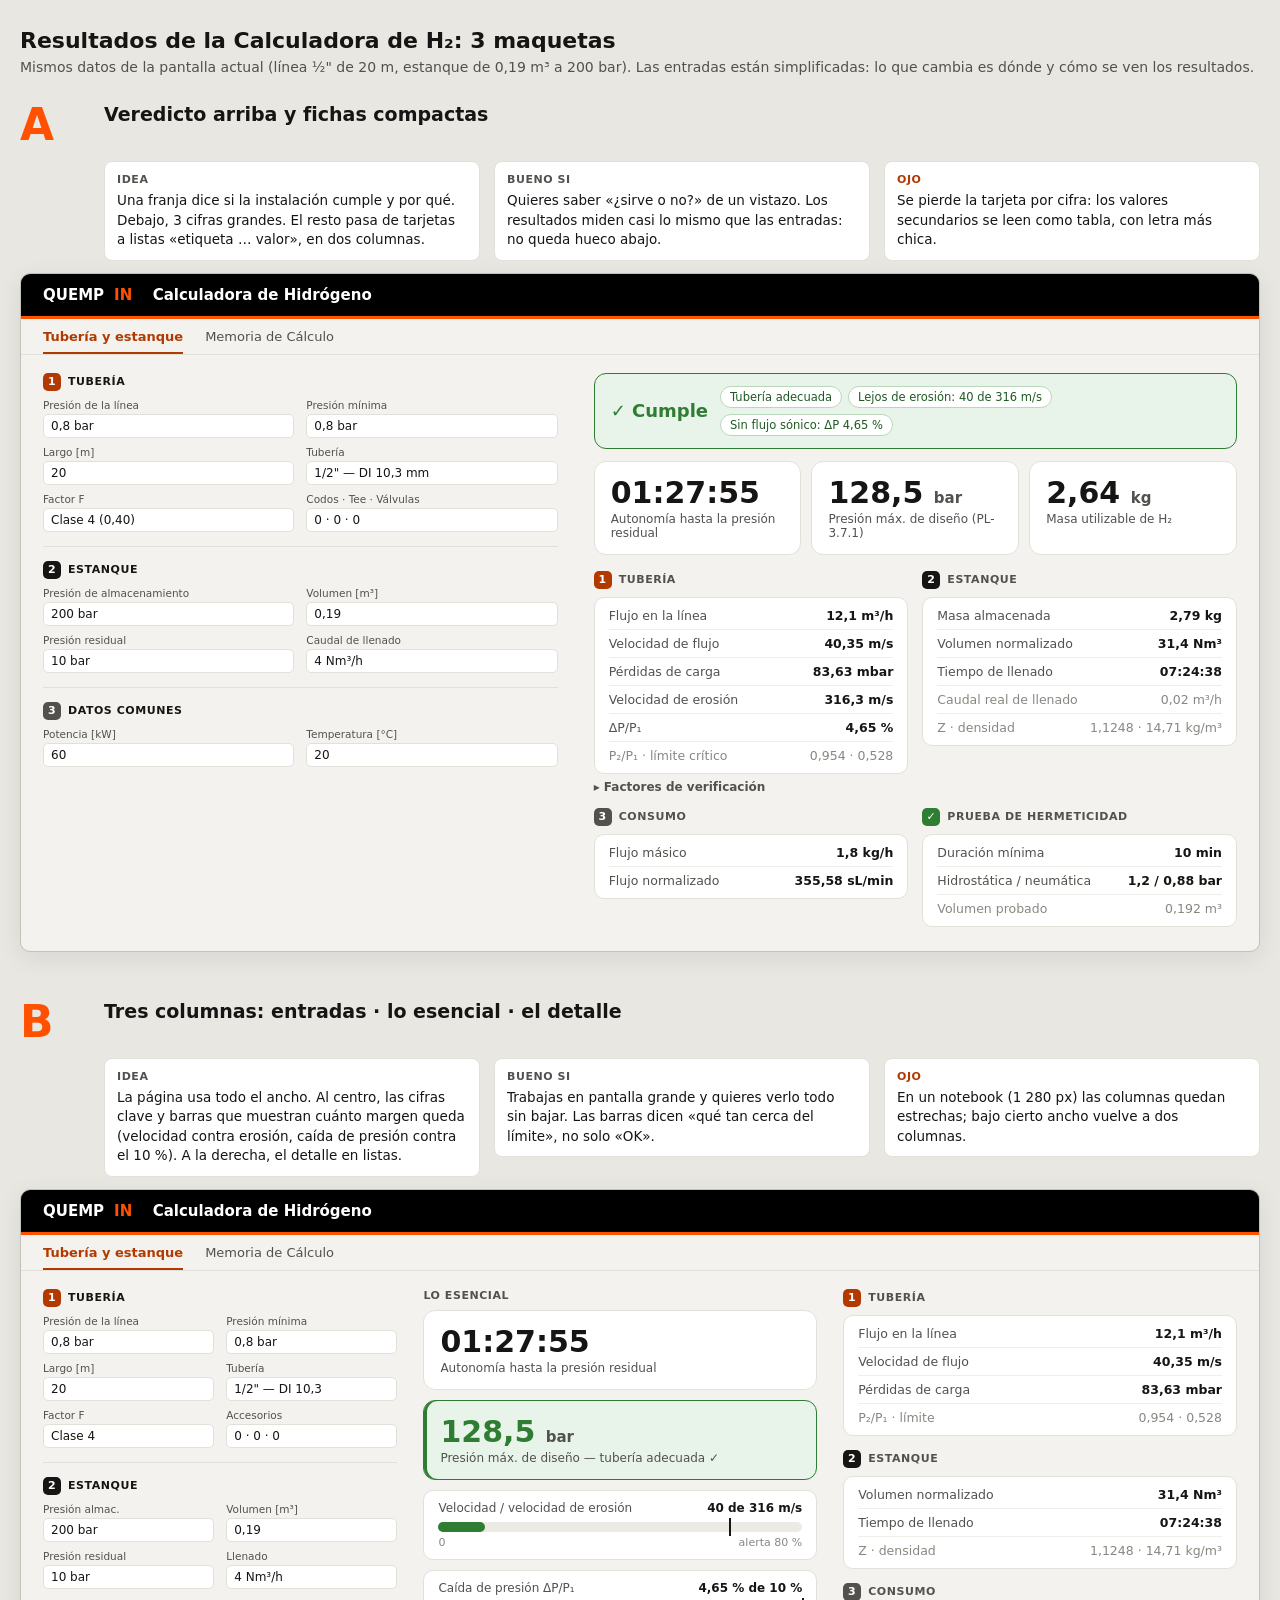
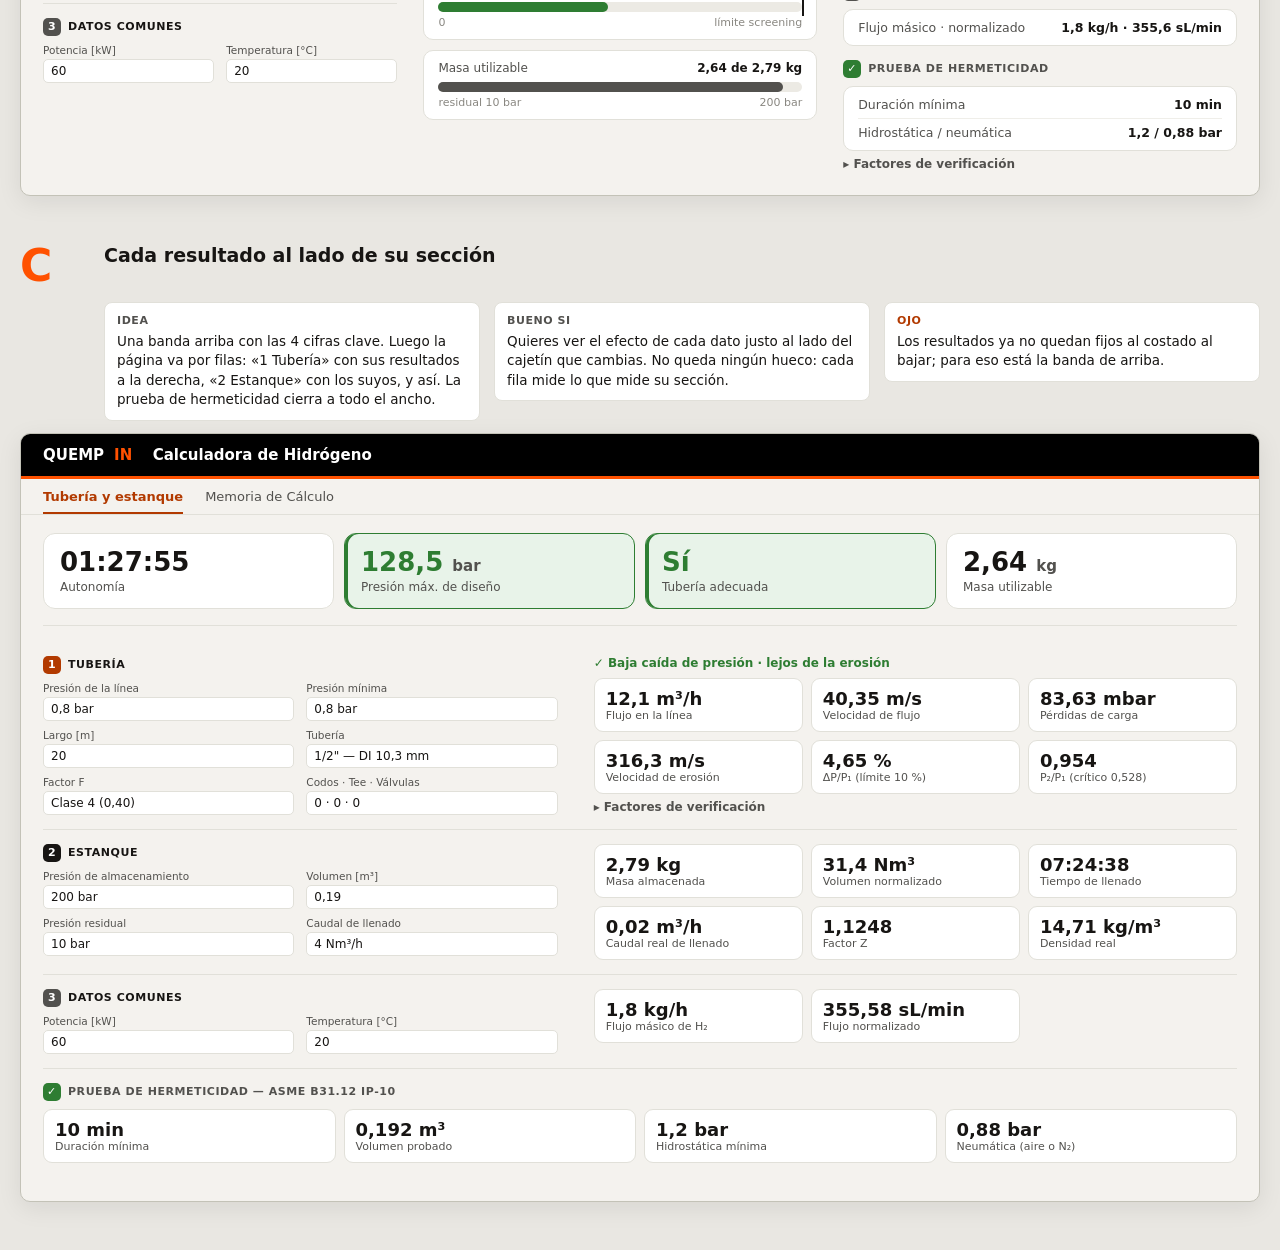
<file: docs/plans/2026-11-25-resultados-maquetas.html>
<!doctype html>
<html lang="es">
<head>
<meta charset="utf-8">
<title>Maquetas — Resultados de la Calculadora (H₂)</title>
<style>
  :root {
    --bg:#f4f2ee; --card:#fff; --t1:#171513; --t2:#52514e; --t3:#898781; --grid:#e1e0d9; --base:#c3c2b7;
    --or:#ff5100; --ink:#b23a00; --ok:#2e7d32; --okt:#e8f3e9; --alt:#b23a00; --altt:#fff1e8;
  }
  * { box-sizing:border-box; }
  body { margin:0; font-family: Lato, "Segoe UI", system-ui, sans-serif; background:#e9e7e2; color:var(--t1); }
  .intro { max-width:1280px; margin:28px auto 8px; padding:0 20px; }
  .intro h1 { font-size:22px; margin:0 0 6px; }
  .intro p { margin:0; color:var(--t2); font-size:14px; }
  .maqueta { max-width:1280px; margin:28px auto 48px; padding:0 20px; }
  .ficha { display:grid; grid-template-columns: 70px 1fr 1fr 1fr; gap:14px; align-items:start; margin-bottom:12px; }
  .letra { font-size:44px; font-weight:900; color:var(--or); line-height:1; }
  .ficha h2 { grid-column: 2 / -1; margin:0; font-size:19px; }
  .ficha .c { font-size:13.5px; line-height:1.45; background:#fff; border-radius:8px; padding:10px 12px; border:1px solid var(--grid); }
  .ficha .c b { display:block; font-size:11px; text-transform:uppercase; letter-spacing:.05em; color:var(--t2); margin-bottom:3px; }
  .ficha .c.ojo b { color:var(--ink); }
  .ficha .vacio { grid-column:1; }

  /* --- Pantalla simulada --- */
  .pantalla { background:var(--bg); border:1px solid var(--base); border-radius:10px; overflow:hidden; box-shadow:0 6px 24px rgba(0,0,0,.08); }
  .cab { background:#000; color:#fff; padding:12px 22px; font-weight:900; display:flex; gap:10px; align-items:center; border-bottom:3px solid var(--or); font-size:15px; }
  .cab span { color:var(--or); }
  .pest { padding:10px 22px 0; font-size:13px; color:var(--t2); border-bottom:1px solid var(--grid); display:flex; gap:22px; }
  .pest i { font-style:normal; padding-bottom:8px; }
  .pest i:first-child { color:var(--ink); border-bottom:2px solid var(--ink); font-weight:700; }
  .cuerpo { padding:18px 22px 24px; }

  /* entradas simplificadas */
  .ent h4 { font-size:11px; text-transform:uppercase; letter-spacing:.05em; margin:0 0 8px; display:flex; gap:7px; align-items:center; }
  .ent + .ent { margin-top:14px; padding-top:14px; border-top:1px solid var(--grid); }
  .cajas { display:grid; grid-template-columns:1fr 1fr; gap:8px 12px; }
  .caja { font-size:10.5px; color:var(--t2); }
  .caja div { height:24px; background:#fff; border:1px solid var(--grid); border-radius:5px; margin-top:3px; font-size:12px; color:var(--t1); padding:4px 7px; }
  .m { display:inline-flex; width:18px; height:18px; border-radius:5px; color:#fff; font-size:11px; font-weight:900; align-items:center; justify-content:center; }
  .m1{background:var(--ink)} .m2{background:var(--t1)} .m3{background:var(--t2)} .mp{background:var(--ok)}

  .rot { font-size:11px; text-transform:uppercase; letter-spacing:.05em; color:var(--t2); font-weight:700; margin:0 0 8px; display:flex; gap:7px; align-items:center; }
  .kpi { background:var(--card); border:1px solid var(--grid); border-radius:12px; padding:14px 16px; }
  .kpi .v { font-size:30px; font-weight:900; line-height:1.1; font-variant-numeric:tabular-nums; }
  .kpi .v small { font-size:15px; font-weight:700; color:var(--t2); }
  .kpi .e { font-size:12px; color:var(--t2); margin-top:3px; }
  .kpi.ok { border-color:var(--ok); background:var(--okt); box-shadow: inset 3px 0 0 var(--ok); }
  .kpi.ok .v { color:var(--ok); }

  /* lista compacta etiqueta … valor */
  .lista { background:var(--card); border:1px solid var(--grid); border-radius:10px; padding:4px 14px; }
  .lista .f { display:flex; justify-content:space-between; gap:12px; padding:6px 0; font-size:12.5px; border-bottom:1px solid #efeee9; }
  .lista .f:last-child { border-bottom:0; }
  .lista .f span { color:var(--t2); }
  .lista .f b { font-variant-numeric:tabular-nums; white-space:nowrap; }
  .lista .f.sec span, .lista .f.sec b { color:var(--t3); font-weight:400; }
  .mas { font-size:12px; color:var(--t2); font-weight:700; margin-top:6px; }

  /* A */
  .A { display:grid; grid-template-columns: 1fr 1.25fr; gap:36px; }
  .veredicto { display:flex; gap:12px; align-items:center; background:var(--okt); border:1px solid var(--ok); border-radius:12px; padding:12px 16px; margin-bottom:12px; }
  .veredicto .g { font-size:18px; font-weight:900; color:var(--ok); white-space:nowrap; }
  .chips { display:flex; flex-wrap:wrap; gap:6px; }
  .chip { font-size:11.5px; background:#fff; border:1px solid #b9d8bb; color:#1f5a23; border-radius:20px; padding:3px 9px; }
  .kpis3 { display:grid; grid-template-columns: repeat(3,1fr); gap:10px; margin-bottom:16px; }
  .A .bloques { display:grid; grid-template-columns:1fr 1fr; gap:14px; }

  /* B */
  .B { display:grid; grid-template-columns: .9fr 1fr 1fr; gap:26px; }
  .B .kpi + .kpi { margin-top:10px; }
  .medidor { background:var(--card); border:1px solid var(--grid); border-radius:10px; padding:10px 14px; margin-top:10px; }
  .medidor .t { display:flex; justify-content:space-between; font-size:12px; color:var(--t2); }
  .medidor .t b { color:var(--t1); }
  .barra { position:relative; height:10px; background:#eceae4; border-radius:6px; margin:7px 0 4px; }
  .barra i { position:absolute; inset:0 auto 0 0; border-radius:6px; background:var(--ok); }
  .barra u { position:absolute; top:-4px; bottom:-4px; width:2px; background:var(--t1); }
  .medidor .p { font-size:11px; color:var(--t3); display:flex; justify-content:space-between; }
  .B .lista + .rot { margin-top:14px; }

  /* C */
  .banda { display:grid; grid-template-columns: repeat(4,1fr); gap:10px; padding-bottom:16px; margin-bottom:16px; border-bottom:1px solid var(--grid); }
  .banda .kpi .v { font-size:26px; }
  .fila { display:grid; grid-template-columns: 1fr 1.25fr; gap:36px; padding:14px 0; border-bottom:1px solid var(--grid); align-items:start; }
  .fila:last-child { border-bottom:0; }
  .tiles { display:grid; grid-template-columns: repeat(3,1fr); gap:8px; }
  .tile { background:var(--card); border:1px solid var(--grid); border-radius:9px; padding:9px 11px; }
  .tile .v { font-size:18px; font-weight:900; font-variant-numeric:tabular-nums; }
  .tile .e { font-size:11px; color:var(--t2); }
  .tile.ok { border-color:var(--ok); background:var(--okt); } .tile.ok .v { color:var(--ok); }
  .fila.ancha { grid-template-columns: 1fr; }
  .tiles4 { display:grid; grid-template-columns: repeat(4,1fr); gap:8px; }
  .estado-linea { font-size:12px; color:var(--ok); font-weight:700; margin-bottom:8px; }
</style>
</head>
<body>

<div class="intro">
  <h1>Resultados de la Calculadora de H₂: 3 maquetas</h1>
  <p>Mismos datos de la pantalla actual (línea ½" de 20 m, estanque de 0,19 m³ a 200 bar). Las entradas están simplificadas: lo que cambia es dónde y cómo se ven los resultados.</p>
</div>

<!-- ======================= A ======================= -->
<section class="maqueta">
  <div class="ficha">
    <div class="letra">A</div>
    <h2>Veredicto arriba y fichas compactas</h2>
    <div class="vacio"></div>
    <div class="c"><b>Idea</b>Una franja dice si la instalación cumple y por qué. Debajo, 3 cifras grandes. El resto pasa de tarjetas a listas «etiqueta … valor», en dos columnas.</div>
    <div class="c"><b>Bueno si</b>Quieres saber «¿sirve o no?» de un vistazo. Los resultados miden casi lo mismo que las entradas: no queda hueco abajo.</div>
    <div class="c ojo"><b>Ojo</b>Se pierde la tarjeta por cifra: los valores secundarios se leen como tabla, con letra más chica.</div>
  </div>
  <div class="pantalla">
    <div class="cab">QUEMP<span>IN</span>&nbsp;&nbsp;Calculadora de Hidrógeno</div>
    <div class="pest"><i>Tubería y estanque</i><i>Memoria de Cálculo</i></div>
    <div class="cuerpo A">
      <div>
        <div class="ent"><h4><span class="m m1">1</span>Tubería</h4><div class="cajas">
          <div class="caja">Presión de la línea<div>0,8 bar</div></div><div class="caja">Presión mínima<div>0,8 bar</div></div>
          <div class="caja">Largo [m]<div>20</div></div><div class="caja">Tubería<div>1/2" — DI 10,3 mm</div></div>
          <div class="caja">Factor F<div>Clase 4 (0,40)</div></div><div class="caja">Codos · Tee · Válvulas<div>0 · 0 · 0</div></div></div></div>
        <div class="ent"><h4><span class="m m2">2</span>Estanque</h4><div class="cajas">
          <div class="caja">Presión de almacenamiento<div>200 bar</div></div><div class="caja">Volumen [m³]<div>0,19</div></div>
          <div class="caja">Presión residual<div>10 bar</div></div><div class="caja">Caudal de llenado<div>4 Nm³/h</div></div></div></div>
        <div class="ent"><h4><span class="m m3">3</span>Datos comunes</h4><div class="cajas">
          <div class="caja">Potencia [kW]<div>60</div></div><div class="caja">Temperatura [°C]<div>20</div></div></div></div>
      </div>
      <div>
        <div class="veredicto">
          <div class="g">✓ Cumple</div>
          <div class="chips">
            <span class="chip">Tubería adecuada</span>
            <span class="chip">Lejos de erosión: 40 de 316 m/s</span>
            <span class="chip">Sin flujo sónico: ΔP 4,65 %</span>
          </div>
        </div>
        <div class="kpis3">
          <div class="kpi"><div class="v">01:27:55</div><div class="e">Autonomía hasta la presión residual</div></div>
          <div class="kpi"><div class="v">128,5 <small>bar</small></div><div class="e">Presión máx. de diseño (PL-3.7.1)</div></div>
          <div class="kpi"><div class="v">2,64 <small>kg</small></div><div class="e">Masa utilizable de H₂</div></div>
        </div>
        <div class="bloques">
          <div>
            <div class="rot"><span class="m m1">1</span>Tubería</div>
            <div class="lista">
              <div class="f"><span>Flujo en la línea</span><b>12,1 m³/h</b></div>
              <div class="f"><span>Velocidad de flujo</span><b>40,35 m/s</b></div>
              <div class="f"><span>Pérdidas de carga</span><b>83,63 mbar</b></div>
              <div class="f"><span>Velocidad de erosión</span><b>316,3 m/s</b></div>
              <div class="f"><span>ΔP/P₁</span><b>4,65 %</b></div>
              <div class="f sec"><span>P₂/P₁ · límite crítico</span><b>0,954 · 0,528</b></div>
            </div>
            <div class="mas">▸ Factores de verificación</div>
          </div>
          <div>
            <div class="rot"><span class="m m2">2</span>Estanque</div>
            <div class="lista">
              <div class="f"><span>Masa almacenada</span><b>2,79 kg</b></div>
              <div class="f"><span>Volumen normalizado</span><b>31,4 Nm³</b></div>
              <div class="f"><span>Tiempo de llenado</span><b>07:24:38</b></div>
              <div class="f sec"><span>Caudal real de llenado</span><b>0,02 m³/h</b></div>
              <div class="f sec"><span>Z · densidad</span><b>1,1248 · 14,71 kg/m³</b></div>
            </div>
          </div>
          <div>
            <div class="rot"><span class="m m3">3</span>Consumo</div>
            <div class="lista">
              <div class="f"><span>Flujo másico</span><b>1,8 kg/h</b></div>
              <div class="f"><span>Flujo normalizado</span><b>355,58 sL/min</b></div>
            </div>
          </div>
          <div>
            <div class="rot"><span class="m mp">✓</span>Prueba de hermeticidad</div>
            <div class="lista">
              <div class="f"><span>Duración mínima</span><b>10 min</b></div>
              <div class="f"><span>Hidrostática / neumática</span><b>1,2 / 0,88 bar</b></div>
              <div class="f sec"><span>Volumen probado</span><b>0,192 m³</b></div>
            </div>
          </div>
        </div>
      </div>
    </div>
  </div>
</section>

<!-- ======================= B ======================= -->
<section class="maqueta">
  <div class="ficha">
    <div class="letra">B</div>
    <h2>Tres columnas: entradas · lo esencial · el detalle</h2>
    <div class="vacio"></div>
    <div class="c"><b>Idea</b>La página usa todo el ancho. Al centro, las cifras clave y barras que muestran cuánto margen queda (velocidad contra erosión, caída de presión contra el 10 %). A la derecha, el detalle en listas.</div>
    <div class="c"><b>Bueno si</b>Trabajas en pantalla grande y quieres verlo todo sin bajar. Las barras dicen «qué tan cerca del límite», no solo «OK».</div>
    <div class="c ojo"><b>Ojo</b>En un notebook (1 280 px) las columnas quedan estrechas; bajo cierto ancho vuelve a dos columnas.</div>
  </div>
  <div class="pantalla">
    <div class="cab">QUEMP<span>IN</span>&nbsp;&nbsp;Calculadora de Hidrógeno</div>
    <div class="pest"><i>Tubería y estanque</i><i>Memoria de Cálculo</i></div>
    <div class="cuerpo B">
      <div>
        <div class="ent"><h4><span class="m m1">1</span>Tubería</h4><div class="cajas">
          <div class="caja">Presión de la línea<div>0,8 bar</div></div><div class="caja">Presión mínima<div>0,8 bar</div></div>
          <div class="caja">Largo [m]<div>20</div></div><div class="caja">Tubería<div>1/2" — DI 10,3</div></div>
          <div class="caja">Factor F<div>Clase 4</div></div><div class="caja">Accesorios<div>0 · 0 · 0</div></div></div></div>
        <div class="ent"><h4><span class="m m2">2</span>Estanque</h4><div class="cajas">
          <div class="caja">Presión almac.<div>200 bar</div></div><div class="caja">Volumen [m³]<div>0,19</div></div>
          <div class="caja">Presión residual<div>10 bar</div></div><div class="caja">Llenado<div>4 Nm³/h</div></div></div></div>
        <div class="ent"><h4><span class="m m3">3</span>Datos comunes</h4><div class="cajas">
          <div class="caja">Potencia [kW]<div>60</div></div><div class="caja">Temperatura [°C]<div>20</div></div></div></div>
      </div>
      <div>
        <div class="rot">Lo esencial</div>
        <div class="kpi"><div class="v">01:27:55</div><div class="e">Autonomía hasta la presión residual</div></div>
        <div class="kpi ok"><div class="v">128,5 <small>bar</small></div><div class="e">Presión máx. de diseño — tubería adecuada ✓</div></div>
        <div class="medidor">
          <div class="t"><span>Velocidad / velocidad de erosión</span><b>40 de 316 m/s</b></div>
          <div class="barra"><i style="width:12.7%"></i><u style="left:80%"></u></div>
          <div class="p"><span>0</span><span>alerta 80 %</span></div>
        </div>
        <div class="medidor">
          <div class="t"><span>Caída de presión ΔP/P₁</span><b>4,65 % de 10 %</b></div>
          <div class="barra"><i style="width:46.5%"></i><u style="left:100%"></u></div>
          <div class="p"><span>0</span><span>límite screening</span></div>
        </div>
        <div class="medidor">
          <div class="t"><span>Masa utilizable</span><b>2,64 de 2,79 kg</b></div>
          <div class="barra"><i style="width:94.6%;background:var(--t2)"></i></div>
          <div class="p"><span>residual 10 bar</span><span>200 bar</span></div>
        </div>
      </div>
      <div>
        <div class="rot"><span class="m m1">1</span>Tubería</div>
        <div class="lista">
          <div class="f"><span>Flujo en la línea</span><b>12,1 m³/h</b></div>
          <div class="f"><span>Velocidad de flujo</span><b>40,35 m/s</b></div>
          <div class="f"><span>Pérdidas de carga</span><b>83,63 mbar</b></div>
          <div class="f sec"><span>P₂/P₁ · límite</span><b>0,954 · 0,528</b></div>
        </div>
        <div class="rot" style="margin-top:14px"><span class="m m2">2</span>Estanque</div>
        <div class="lista">
          <div class="f"><span>Volumen normalizado</span><b>31,4 Nm³</b></div>
          <div class="f"><span>Tiempo de llenado</span><b>07:24:38</b></div>
          <div class="f sec"><span>Z · densidad</span><b>1,1248 · 14,71 kg/m³</b></div>
        </div>
        <div class="rot" style="margin-top:14px"><span class="m m3">3</span>Consumo</div>
        <div class="lista">
          <div class="f"><span>Flujo másico · normalizado</span><b>1,8 kg/h · 355,6 sL/min</b></div>
        </div>
        <div class="rot" style="margin-top:14px"><span class="m mp">✓</span>Prueba de hermeticidad</div>
        <div class="lista">
          <div class="f"><span>Duración mínima</span><b>10 min</b></div>
          <div class="f"><span>Hidrostática / neumática</span><b>1,2 / 0,88 bar</b></div>
        </div>
        <div class="mas">▸ Factores de verificación</div>
      </div>
    </div>
  </div>
</section>

<!-- ======================= C ======================= -->
<section class="maqueta">
  <div class="ficha">
    <div class="letra">C</div>
    <h2>Cada resultado al lado de su sección</h2>
    <div class="vacio"></div>
    <div class="c"><b>Idea</b>Una banda arriba con las 4 cifras clave. Luego la página va por filas: «1 Tubería» con sus resultados a la derecha, «2 Estanque» con los suyos, y así. La prueba de hermeticidad cierra a todo el ancho.</div>
    <div class="c"><b>Bueno si</b>Quieres ver el efecto de cada dato justo al lado del cajetín que cambias. No queda ningún hueco: cada fila mide lo que mide su sección.</div>
    <div class="c ojo"><b>Ojo</b>Los resultados ya no quedan fijos al costado al bajar; para eso está la banda de arriba.</div>
  </div>
  <div class="pantalla">
    <div class="cab">QUEMP<span>IN</span>&nbsp;&nbsp;Calculadora de Hidrógeno</div>
    <div class="pest"><i>Tubería y estanque</i><i>Memoria de Cálculo</i></div>
    <div class="cuerpo">
      <div class="banda">
        <div class="kpi"><div class="v">01:27:55</div><div class="e">Autonomía</div></div>
        <div class="kpi ok"><div class="v">128,5 <small>bar</small></div><div class="e">Presión máx. de diseño</div></div>
        <div class="kpi ok"><div class="v">Sí</div><div class="e">Tubería adecuada</div></div>
        <div class="kpi"><div class="v">2,64 <small>kg</small></div><div class="e">Masa utilizable</div></div>
      </div>

      <div class="fila">
        <div class="ent"><h4><span class="m m1">1</span>Tubería</h4><div class="cajas">
          <div class="caja">Presión de la línea<div>0,8 bar</div></div><div class="caja">Presión mínima<div>0,8 bar</div></div>
          <div class="caja">Largo [m]<div>20</div></div><div class="caja">Tubería<div>1/2" — DI 10,3 mm</div></div>
          <div class="caja">Factor F<div>Clase 4 (0,40)</div></div><div class="caja">Codos · Tee · Válvulas<div>0 · 0 · 0</div></div></div></div>
        <div>
          <div class="estado-linea">✓ Baja caída de presión · lejos de la erosión</div>
          <div class="tiles">
            <div class="tile"><div class="v">12,1 m³/h</div><div class="e">Flujo en la línea</div></div>
            <div class="tile"><div class="v">40,35 m/s</div><div class="e">Velocidad de flujo</div></div>
            <div class="tile"><div class="v">83,63 mbar</div><div class="e">Pérdidas de carga</div></div>
            <div class="tile"><div class="v">316,3 m/s</div><div class="e">Velocidad de erosión</div></div>
            <div class="tile"><div class="v">4,65 %</div><div class="e">ΔP/P₁ (límite 10 %)</div></div>
            <div class="tile"><div class="v">0,954</div><div class="e">P₂/P₁ (crítico 0,528)</div></div>
          </div>
          <div class="mas">▸ Factores de verificación</div>
        </div>
      </div>

      <div class="fila">
        <div class="ent" style="border:0;margin:0;padding:0"><h4><span class="m m2">2</span>Estanque</h4><div class="cajas">
          <div class="caja">Presión de almacenamiento<div>200 bar</div></div><div class="caja">Volumen [m³]<div>0,19</div></div>
          <div class="caja">Presión residual<div>10 bar</div></div><div class="caja">Caudal de llenado<div>4 Nm³/h</div></div></div></div>
        <div class="tiles">
          <div class="tile"><div class="v">2,79 kg</div><div class="e">Masa almacenada</div></div>
          <div class="tile"><div class="v">31,4 Nm³</div><div class="e">Volumen normalizado</div></div>
          <div class="tile"><div class="v">07:24:38</div><div class="e">Tiempo de llenado</div></div>
          <div class="tile"><div class="v">0,02 m³/h</div><div class="e">Caudal real de llenado</div></div>
          <div class="tile"><div class="v">1,1248</div><div class="e">Factor Z</div></div>
          <div class="tile"><div class="v">14,71 kg/m³</div><div class="e">Densidad real</div></div>
        </div>
      </div>

      <div class="fila">
        <div class="ent" style="border:0;margin:0;padding:0"><h4><span class="m m3">3</span>Datos comunes</h4><div class="cajas">
          <div class="caja">Potencia [kW]<div>60</div></div><div class="caja">Temperatura [°C]<div>20</div></div></div></div>
        <div class="tiles">
          <div class="tile"><div class="v">1,8 kg/h</div><div class="e">Flujo másico de H₂</div></div>
          <div class="tile"><div class="v">355,58 sL/min</div><div class="e">Flujo normalizado</div></div>
        </div>
      </div>

      <div class="fila ancha">
        <div>
          <div class="rot"><span class="m mp">✓</span>Prueba de hermeticidad — ASME B31.12 IP-10</div>
          <div class="tiles4">
            <div class="tile"><div class="v">10 min</div><div class="e">Duración mínima</div></div>
            <div class="tile"><div class="v">0,192 m³</div><div class="e">Volumen probado</div></div>
            <div class="tile"><div class="v">1,2 bar</div><div class="e">Hidrostática mínima</div></div>
            <div class="tile"><div class="v">0,88 bar</div><div class="e">Neumática (aire o N₂)</div></div>
          </div>
        </div>
      </div>
    </div>
  </div>
</section>

</body>
</html>
</file>
<file: assets/brand.css>
/* Sistema de marca QUEMPIN (tipografía, paleta, tema claro/oscuro, cabecera).
   Copiado verbatim desde el hub de Finanzas QUEMPIN
   (_reference-finanzas-quempin/index.html, lineas 4-138) para mantener
   pixel-a-pixel el mismo sistema de marca en todos los tableros QUEMPIN. */

  /* Tipografía oficial de marca (manual QUEMPIN §13 "TIPOGRAFÍAS": Lato para
     texto de datos/presentaciones digitales — Square721 modificado queda
     reservado al isologotipo, no está licenciado para reproducir en UI).
     Embebida como base64, sin CDN. En su propio archivo: son 90 KB que nadie
     necesita leer para trabajar en este. */
  @import url("brand-fuentes.css");

  /* La barra de desplazamiento de la ventana es del <html>, no de
     .viz-root: sin esto queda clara en modo oscuro. */
  html { color-scheme: light dark; }
  html[data-theme="dark"] { color-scheme: dark; }
  html[data-theme="light"] { color-scheme: light; }
  .viz-root {
    color-scheme: light;
    --surface-1:      #fcfcfb;
    --page-plane:     #f4f2ee;
    --surface-card:   #ffffff;
    --text-primary:   #171513;
    --text-secondary: #52514e;
    --text-muted:     #898781;
    --gridline:       #e1e0d9;
    --baseline:       #c3c2b7;
    --border-hairline: rgba(11,11,11,0.10);
    /* Sistema cromático corporativo QUEMPIN (manual §14, Pantone→hex tal
       cual está impreso — nunca reemplazar por tonos parecidos): */
    --brand-orange:   #ff5100; /* PANTONE ORANGE 021 C */
    --brand-black:    #000000; /* PANTONE BLACK C */
    --brand-gray-11:  #54565a; /* PANTONE COOL GRAY 11 C — oscuro */
    --brand-gray-7:   #98989a; /* PANTONE COOL GRAY 7 C — claro */
    --brand-orange-ink: #b23a00;
  }
  @media (prefers-color-scheme: dark) {
    :root:where(:not([data-theme="light"])) .viz-root {
      color-scheme: dark;
      --surface-1:      #1a1a19;
      --page-plane:     #0d0d0d;
      --surface-card:   #221f1c;
      --text-primary:   #ffffff;
      --text-secondary: #c3c2b7;
      --text-muted:     #898781;
      --gridline:       #2c2c2a;
      --baseline:       #383835;
      --border-hairline: rgba(255,255,255,0.12);
      --brand-orange:   #ff5100;
      --brand-orange-ink: #ff8a4d;
      --brand-black:    #000000;
      --brand-gray-11:  #54565a;
      --brand-gray-7:   #98989a;
    }
  }
  :root[data-theme="dark"] .viz-root {
    color-scheme: dark;
    --surface-1:      #1a1a19;
    --page-plane:     #0d0d0d;
    --surface-card:   #221f1c;
    --text-primary:   #ffffff;
    --text-secondary: #c3c2b7;
    --text-muted:     #898781;
    --gridline:       #2c2c2a;
    --baseline:       #383835;
    --border-hairline: rgba(255,255,255,0.12);
    --brand-orange:   #ff5100;
    --brand-orange-ink: #ff8a4d;
    --brand-black:    #000000;
    --brand-gray-11:  #54565a;
    --brand-gray-7:   #98989a;
  }

  * { box-sizing: border-box; }
  /* El fondo del documento (html/body) se fija aparte de .viz-root: si el
     contenido es más corto que el alto de la ventana, el navegador pinta
     ese sobrante con el color por defecto del lienzo (blanco) en vez del
     fondo de la página — sin esto se ve una franja blanca bajo el pie de
     página. */
  html { background: #f4f2ee; }
  @media (prefers-color-scheme: dark) {
    html:where(:not([data-theme="light"])) { background: #0d0d0d; }
  }
  html[data-theme="dark"] { background: #0d0d0d; }
  html[data-theme="light"] { background: #f4f2ee; }
  body { margin: 0; min-height: 100vh; background: inherit; }
  .viz-root {
    font-family: 'Lato', system-ui, -apple-system, "Segoe UI", sans-serif;
    background: var(--page-plane);
    color: var(--text-primary);
    min-height: 100vh;
    padding: 0 0 48px 0;
  }
  .viz-container { max-width: 1180px; margin: 0 auto; padding: 0 20px; }

  /* Header — cromo fijo de marca, deliberadamente independiente del tema
     claro/oscuro ("APLICACIÓN PRINCIPAL FONDO NEGRO" del manual §11),
     igual que en los 3 visualizadores de módulo. */
  .viz-header {
    background: #000000;
    color: #fff;
    padding: 18px 0;
    margin-bottom: 24px;
    border-bottom: 3px solid #ff5100;
  }
  .viz-header .viz-container { display: flex; align-items: center; gap: 16px; flex-wrap: wrap; }
  .viz-logo { flex: 0 0 auto; display: flex; align-items: center; gap: 10px; }
  /* El isotipo junto a la palabra, igual que en los tableros (2026-10-16) */
  .viz-logo img { height: 42px; width: auto; display: block; flex-shrink: 0; }
  @media (max-width: 640px) { .viz-logo img { height: 34px; } .viz-header .viz-titleblock { min-width: 0; flex-basis: 0; } }   /* el título sigue junto al logo */
  .viz-wordmark { font-size: 21px; font-weight: 900; letter-spacing: 0.02em; line-height: 1; color: #ffffff; }
  .viz-wordmark .in { color: #ff5100; }
  .viz-titleblock { flex: 1 1 auto; min-width: 200px; }
  .viz-titleblock h1 { font-size: 15px; font-weight: 700; margin: 0; color: #ffffff; }
  .viz-titleblock p { font-size: 12.5px; color: #98989a; margin: 3px 0 0; }
  .viz-theme-toggle {
    background: rgba(255,255,255,0.12);
    border: 1px solid rgba(255,255,255,0.28);
    color: #ffffff;
    border-radius: 8px;
    padding: 7px 12px;
    font-size: 12px;
    font-weight: 700;
    cursor: pointer;
    flex: 0 0 auto;
  }
  .viz-theme-toggle:hover { background: rgba(255,255,255,0.2); }

  /* Selector "Cambiar de gas" — mueve entre módulos sin pasar por el hub.
     Mismo peso visual que .viz-theme-toggle, para que ambos convivan en la
     cabecera. Ver assets/gas-switcher.js. */
  #selector-gas {
    background: rgba(255,255,255,0.12);
    border: 1px solid rgba(255,255,255,0.28);
    color: #ffffff;
    border-radius: 8px;
    padding: 7px 10px;
    font: inherit;
    font-size: 12px;
    font-weight: 700;
    cursor: pointer;
    flex: 0 0 auto;
  }
  #selector-gas:hover { background: rgba(255,255,255,0.2); }
  /* optgroup también: con los grupos "Por gas"/"Cálculo rápido"
     (2026-09-28) su rótulo heredaba el blanco del select sobre la lista
     desplegable blanca. */
  #selector-gas option, #selector-gas optgroup { color: #000000; }
</file>
<file: DiametroTuberia/css/styles.css>
/* Estilos de la calculadora "Diámetro de Tubería". El sistema de marca
   (tipografía, paleta, tema, cabecera, .viz-root) vive en assets/brand.css.

   Patrón de pantalla COPIADO (no importado) de OtrosGases/css/styles.css —
   rediseño UX/UI 2026-09-24 y "Uso desde el teléfono" 2026-09-25:
   .calc-layout entradas | resultados, grupos de tiles, tokens de estado,
   barra de resumen móvil. Mantener igual a los otros módulos al tocar uno
   (ver CLAUDE.md raíz). Lo propio de esta calculadora va al final. */

/* --- Tokens de estado (ok / alerta / crítico) y tinte de celdas
   calculadas. El manual de marca no define verde ni rojo: se extrapolan
   Material green 800 / red 800 (ya en uso desde 2026-09-02 / 2026-09-08)
   y, en tema oscuro, sus variantes 400 — el verde 800 sobre la card oscura
   (#221f1c) quedaba en ~3:1 de contraste, bajo el mínimo para texto.
   Declarados en los mismos 3 selectores de tema que assets/brand.css para
   que también respeten el botón "Modo oscuro/claro" (antes .critico solo
   miraba prefers-color-scheme e ignoraba el botón). --- */
.viz-root {
  --estado-ok: #2e7d32;
  --estado-ok-tinte: rgba(46, 125, 50, 0.06);
  --estado-alerta: var(--brand-orange-ink);
  --estado-alerta-tinte: rgba(255, 81, 0, 0.06);
  --estado-critico: #c62828;
  --estado-critico-tinte: rgba(198, 40, 40, 0.06);
  --tinte-calculado: rgba(255, 81, 0, 0.045);
  --alto-barra-pestanas: 46px;
}
@media (prefers-color-scheme: dark) {
  :root:where(:not([data-theme="light"])) .viz-root {
    --estado-ok: #66bb6a;
    --estado-ok-tinte: rgba(102, 187, 106, 0.08);
    --estado-alerta-tinte: rgba(255, 81, 0, 0.09);
    --estado-critico: #ef5350;
    --estado-critico-tinte: rgba(239, 83, 80, 0.09);
    --tinte-calculado: rgba(255, 81, 0, 0.07);
  }
}
:root[data-theme="dark"] .viz-root {
  --estado-ok: #66bb6a;
  --estado-ok-tinte: rgba(102, 187, 106, 0.08);
  --estado-alerta-tinte: rgba(255, 81, 0, 0.09);
  --estado-critico: #ef5350;
  --estado-critico-tinte: rgba(239, 83, 80, 0.09);
  --tinte-calculado: rgba(255, 81, 0, 0.07);
}

/* Mismo ancho que .viz-container de la cabecera (assets/brand.css): antes
   el contenido usaba 1100px y la cabecera 1180px, así que el borde
   izquierdo del logo y el de los formularios no calzaban. */
main {
  max-width: 1180px;
  margin: 0 auto;
  padding: 0 20px 60px;
}

.visualmente-oculto {
  position: absolute; width: 1px; height: 1px; overflow: hidden;
  clip: rect(0 0 0 0); clip-path: inset(50%); white-space: nowrap;
}

/* --- Barra de pestañas: fija arriba al hacer scroll, para cambiar de
   herramienta sin volver al inicio de una página larga. En pantallas
   angostas las pestañas se desplazan en horizontal en vez de partirse en
   dos líneas. --- */
.tab-panel { display: none; }
.tab-panel.active { display: block; }

/* --- Layout de calculadora: entradas | resultados. En escritorio los
   resultados quedan al lado de los campos que los producen (antes había
   que bajar hasta el final del formulario para ver el efecto de cada
   cambio). Sin `position: sticky` desde el 2026-11-25 (pedido del
   usuario): formulario y resultados bajan juntos al desplazar la página. --- */
.calc-layout { display: grid; gap: 32px; }
@media (min-width: 960px) {
  .calc-layout {
    grid-template-columns: minmax(0, 1fr) minmax(0, 1.2fr);
    gap: 0 48px; align-items: start;
  }
}
.resultados-encabezado {
  display: flex; align-items: baseline; justify-content: space-between; gap: 12px;
  margin: 0 0 12px;
}
.resultados-encabezado h2 {
  font-size: 12px; font-weight: 700; text-transform: uppercase; letter-spacing: 0.05em;
  color: var(--text-secondary); margin: 0;
}
/* No hay botón "Calcular": todo se recalcula en cada tecla. El indicador
   lo hace explícito para quien llega por primera vez. */
.en-vivo { display: inline-flex; align-items: center; gap: 6px; font-size: 11.5px; color: var(--text-muted); }
.en-vivo::before { content: ''; width: 7px; height: 7px; border-radius: 50%; background: var(--estado-ok); }

/* --- Formularios --- */
.campo { display: flex; flex-direction: column; gap: 5px; margin-bottom: 14px; }
.campo label { font-size: 12.5px; font-weight: 700; color: var(--text-secondary); }
.campo input, .campo select {
  font: inherit; font-size: 14px; padding: 8px 10px; border-radius: 6px;
  border: 1px solid var(--gridline); background: var(--surface-card); color: var(--text-primary);
  min-width: 0;
}
.campo input:hover, .campo select:hover { border-color: var(--baseline); }
.campo input:focus-visible, .campo select:focus-visible { outline: 2px solid var(--brand-orange); outline-offset: 1px; }
.fila-campos { display: grid; grid-template-columns: repeat(auto-fit, minmax(180px, 1fr)); gap: 0 20px; }
.campo-ancho { grid-column: span 2; }

/* Cajetín numérico con texto que no se puede leer como número: el motor
   lo calcula como 0 (numeroFlexible() en ui.js), así que se marca en rojo
   para que no pase inadvertido. aria-invalid lo pone ui.js. */
input[aria-invalid="true"] {
  border-color: var(--estado-critico) !important;
  background-image: linear-gradient(var(--estado-critico-tinte), var(--estado-critico-tinte));
}

/* --- Campo de presión con selector de unidad propio --- */
.campo-con-unidad { display: flex; gap: 6px; }
.campo-con-unidad > *:first-child { flex: 1; min-width: 0; }
.campo-con-unidad > .select-unidad { flex: 0 0 auto; width: 76px; padding: 8px 4px; }

/* --- Subsección dentro de un formulario (ej. "Accesorios" en Tubería y
   Flujo) — agrupa varios .campo relacionados con un borde propio, en la
   misma pestaña/zona, sin ser una pestaña aparte. --- */
/* Campos cortos (conteos: codos/tees/válvulas) — caben 3 por fila. */

/* --- Agrupación conceptual de campos dentro de un formulario largo
   (auditoría UX 2026-09-03, ver CLAUDE.md maestro) — separa un formulario
   plano en bloques con propósito claro ("Condiciones de operación",
   "Tubería y diseño normativo", etc.). A propósito sin caja/borde: la
   jerarquía se logra con tipografía y un hairline entre bloques, no
   apilando más cards. --- */
.seccion + .seccion { margin-top: 18px; padding-top: 18px; border-top: 1px solid var(--border-hairline); }
.seccion-titulo {
  font-size: 12px; font-weight: 700; text-transform: uppercase; letter-spacing: 0.05em;
  color: var(--text-secondary); margin: 0 0 12px;
}

/* --- Resultados: una columna de grupos, cada grupo con su propia grilla
   auto-fit (ver grupo() en ui.js) — así los 2 KPI ocupan todo el ancho en
   vez de dejar columnas vacías de una grilla común. --- */
.resultados { display: flex; flex-direction: column; gap: 18px; }
.grupo-resultados { display: grid; grid-template-columns: repeat(auto-fit, minmax(170px, 1fr)); gap: 10px; }
.grupo-resultados.kpis { grid-template-columns: repeat(auto-fit, minmax(220px, 1fr)); gap: 12px; }
.resultado-tile {
  background: var(--surface-card); border: 1px solid var(--gridline); border-radius: 10px;
  padding: 12px 14px; min-width: 0;
}
.resultado-tile .valor {
  font-size: 20px; font-weight: 900; line-height: 1.2; color: var(--text-primary);
  display: flex; align-items: baseline; gap: 6px; flex-wrap: wrap;
  font-variant-numeric: tabular-nums; overflow-wrap: anywhere;
}
/* text-secondary en vez de text-muted: el gris muted (#898781) sobre la
   card blanca queda en ~3,5:1, poco para texto de 12px que además es lo
   que dice QUÉ es cada número. */
.resultado-tile .etiqueta { font-size: 12px; line-height: 1.35; color: var(--text-secondary); margin-top: 4px; }

/* Estados: borde + barra lateral + tinte suave del mismo color, para que
   el estado se lea también por forma y no solo por el color del número. */
.resultado-tile.ok, .resultado-tile.alerta, .resultado-tile.critico {
  background-image: linear-gradient(var(--tinte-estado), var(--tinte-estado));
  box-shadow: inset 3px 0 0 var(--color-estado);
  border-color: var(--color-estado);
}
.resultado-tile.ok { --color-estado: var(--estado-ok); --tinte-estado: var(--estado-ok-tinte); }
.resultado-tile.alerta { --color-estado: var(--brand-orange); --tinte-estado: var(--estado-alerta-tinte); }
.resultado-tile.critico { --color-estado: var(--estado-critico); --tinte-estado: var(--estado-critico-tinte); }
.resultado-tile.ok .valor { color: var(--estado-ok); }
.resultado-tile.alerta .valor { color: var(--estado-alerta); }
/* Tercer estado, para el screening de flujo sónico (2026-09-08): el manual
   de marca no define un rojo. Se extrapola igual que el verde de .ok —
   que ya es Material green 800 — con Material red 800, y una variante más
   clara en tema oscuro para conservar contraste. Ver Hidrogeno/CLAUDE.md. */
.resultado-tile.critico .valor { color: var(--estado-critico); }

/* --- Jerarquía de resultados: KPI (2-4 por pestaña, el resultado que de
   verdad importa para decidir) vs. secundario/factor de verificación —
   mismo componente .resultado-tile, distinto peso tipográfico. --- */
.resultado-tile.kpi { padding: 16px 18px; border-radius: 12px; }
/* Tile de veredicto dentro de un grupo (ej. "Estado" del screening de
   flujo sónico): fila completa, con los números que lo respaldan debajo. */
.resultado-tile.ancho { grid-column: 1 / -1; }
.resultado-tile.kpi .valor { font-size: 28px; }
.resultado-tile.kpi .etiqueta { font-size: 13px; }
.resultado-tile.secundario { padding: 10px 12px; }
.resultado-tile.secundario .valor { font-size: 15px; font-weight: 700; }
.resultado-tile.secundario .etiqueta { font-size: 11.5px; }

/* --- Subtítulo de un grupo de resultados (ej. "Factores de verificación"
   al final de Tubería y Flujo) --- */
.resultados-subtitulo {
  grid-column: 1 / -1; font-size: 12.5px; font-weight: 700;
  color: var(--text-secondary); padding-top: 12px;
  border-top: 1px solid var(--gridline);
}

/* --- Nota al pie de un grupo de resultados: texto auxiliar a ancho
   completo dentro de la grilla (ej. el alcance del screening de flujo
   sónico en Tubería y Flujo, 2026-09-08). --- */
.resultados-nota {
  grid-column: 1 / -1; font-size: 11.5px; line-height: 1.45;
  color: var(--text-secondary); margin-top: -2px;
}

/* --- Selector de unidad inline dentro de un tile de resultado: se lee
   como parte del número (sin caja) hasta pasar el mouse por encima. --- */

/* --- Botones --- */
.btn {
  font: inherit; font-size: 12.5px; font-weight: 700; line-height: 1.2;
  padding: 8px 14px; border-radius: 8px; border: 1px solid var(--gridline);
  background: var(--surface-card); color: var(--text-primary); cursor: pointer;
  display: inline-flex; align-items: center; gap: 6px;
}
.btn:hover { border-color: var(--brand-orange); }
.btn:focus-visible, .visualmente-oculto:focus-visible + .btn { outline: 2px solid var(--brand-orange); outline-offset: 2px; }
/* Acción principal de la pestaña (el entregable): mismo tratamiento que
   el botón "Abrir calculadora" del hub — naranja de marca con texto negro. */

/* --- Tabla de referencia de tubería --- */
details { margin-top: 24px; }
summary { cursor: pointer; font-weight: 700; font-size: 13px; color: var(--text-secondary); }
summary:hover { color: var(--text-primary); }
summary:focus-visible { outline: 2px solid var(--brand-orange); outline-offset: 2px; border-radius: 4px; }

table { border-collapse: collapse; width: 100%; margin-top: 10px; font-size: 13px; }
th, td { text-align: left; padding: 6px 10px; border-bottom: 1px solid var(--gridline); }
th { color: var(--text-secondary); font-size: 12px; }
td { font-variant-numeric: tabular-nums; }

/* ======================================================================
   Uso desde el teléfono (auditoría móvil 2026-09-25, ver CLAUDE.md del
   módulo). Bloque común a los tres módulos — mantener igual en
   GasNatural-GLP/ y OtrosGases/. `screen and` a propósito: una hoja A4
   impresa mide ~690px de ancho y activaría las reglas de pantalla angosta.
   ====================================================================== */

/* --- Resumen fijo de resultados al pie (initResumenMovil() en ui.js).
   Solo bajo 960px, donde .calc-layout apila entradas y resultados y los
   KPI quedan lejos del campo que se edita. Filete superior naranja como el
   de la cabecera: se lee como cromo de la app, no como otra tarjeta. --- */
.calc-resultados { scroll-margin-top: calc(var(--alto-barra-pestanas) + 12px); }
.resumen-movil {
  position: fixed; left: 0; right: 0; bottom: 0; z-index: 30;
  display: flex; align-items: center; gap: 4px;
  padding: 8px 12px calc(8px + env(safe-area-inset-bottom, 0px));
  background: var(--surface-card); color: var(--text-primary);
  border: none; border-top: 2px solid var(--brand-orange);
  box-shadow: 0 -8px 24px rgba(0, 0, 0, 0.10);
  font: inherit; text-align: left; cursor: pointer;
}
.resumen-movil[hidden] { display: none; }
.resumen-movil:focus-visible { outline: 2px solid var(--brand-orange); outline-offset: -4px; }
/* Estado también por forma (barra lateral), igual que .resultado-tile. */
.resumen-movil-item {
  flex: 1 1 0; min-width: 0; display: flex; flex-direction: column; gap: 1px;
  padding: 2px 8px; border-left: 3px solid var(--gridline);
}
.resumen-movil-item.ok { border-left-color: var(--estado-ok); }
.resumen-movil-item.alerta { border-left-color: var(--brand-orange); }
.resumen-movil-item.critico { border-left-color: var(--estado-critico); }
.resumen-movil-valor {
  font-size: 16px; font-weight: 900; line-height: 1.25; font-variant-numeric: tabular-nums;
  white-space: nowrap; overflow: hidden; text-overflow: ellipsis;
}
.resumen-movil-item.ok .resumen-movil-valor { color: var(--estado-ok); }
.resumen-movil-item.alerta .resumen-movil-valor { color: var(--estado-alerta); }
.resumen-movil-item.critico .resumen-movil-valor { color: var(--estado-critico); }
.resumen-movil-etiqueta {
  font-size: 11px; line-height: 1.3; color: var(--text-secondary);
  white-space: nowrap; overflow: hidden; text-overflow: ellipsis;
}
.resumen-movil-ir {
  flex: 0 0 auto; width: 34px; height: 34px; border-radius: 50%;
  display: flex; align-items: center; justify-content: center;
  background: var(--brand-orange); color: #000000; font-size: 17px; font-weight: 900;
}
@media (min-width: 960px) { .resumen-movil { display: none !important; } }
/* 3 KPI (Quemador) no caben legibles en un teléfono angosto: quedan 2. */
@media (max-width: 420px) { .resumen-movil-item:nth-child(3) { display: none; } }
/* Aire al final para que la barra no tape lo último de la página. */
@media screen and (max-width: 959px) { main { padding-bottom: 96px; } }

/* --- Pantallas táctiles: cajetines a 16px (bajo 16px Safari de iPhone
   hace zoom a la página al tocar un cajetín, y no vuelve) y controles de
   al menos 44px de alto (área táctil mínima de Apple / WCAG 2.5.5; antes
   los botones medían ~31px y la ✕ de eliminar ~26px). --- */
@media screen and (max-width: 600px), screen and (pointer: coarse) {
  .campo input, .campo select, .seccion-avanzada textarea, #memoria-tabla input, #memoria-tabla select { font-size: 16px; }
  .campo input, .campo select { min-height: 44px; }
  .btn { min-height: 44px; padding: 10px 16px; font-size: 13.5px; justify-content: center; text-align: center; }
  .segmentado span { padding: 8px 14px; }
  .viz-theme-toggle, #selector-gas { min-height: 40px; }
  summary { padding: 8px 0; }
}

/* --- Pantallas angostas (teléfono) --- */
@media screen and (max-width: 600px) {
  .viz-titleblock p { display: none; }
  .viz-header { padding: 14px 0; margin-bottom: 8px; }
  /* Pestañas que no caben: desvanecido a la derecha como pista de que se
     desplazan en horizontal. El padding deja que la última pestaña
     salga del desvanecido al llegar al final. */
  /* 2 tiles por fila en vez de 1: la pestaña Tubería y Flujo medía ~3000px
     de alto en un teléfono con un tile por fila. */
  .grupo-resultados { grid-template-columns: repeat(auto-fit, minmax(140px, 1fr)); }
  .resultado-tile.kpi .valor { font-size: 24px; }
  /* .campo-ancho (span 2) creaba una 2ª columna implícita cuando la grilla
     tiene una sola (bajo ~420px), y la página entera se desbordaba en
     horizontal (Red de Gas de GN/GLP). */
  .campo-ancho { grid-column: 1 / -1; }
  /* Codos / Tee / Válvulas: 3 por fila también en el teléfono (antes 2 + 1). */
  .seccion-avanzada { padding: 12px; }
  /* Tablas de referencia (tubería) dentro de un <details>: se desplazan en
     horizontal en vez de ensanchar la página en un teléfono de 320px. */
  details > table { display: block; overflow-x: auto; }
  /* Barra de acciones de la Memoria en grilla de 2 (antes 4 botones de
     anchos distintos apilados): agregar tramo arriba, importar | exportar,
     y la acción principal (imprimir) a lo ancho al final. */
  #memoria-agregar-tramo, #memoria-imprimir { grid-column: 1 / -1; }
}

/* --- Memoria de Cálculo en el teléfono: una tarjeta por tramo. La tabla
   tiene 14-16 columnas; con scroll horizontal en 360px solo se veían 3 a
   la vez y no había cómo leer un tramo completo. Cada <td> trae su
   encabezado (con unidad) en data-label, puesto por renderTablaMemoria() en
   ui.js, y lo muestra arriba con ::before. Del <thead> quedan solo los
   encabezados con selector de unidad, como barra de "Unidades". --- */
@media screen and (max-width: 720px) {
  .tabla-contenedor { overflow: visible; border: none; border-radius: 0; background: none; }
  #memoria-tabla, #memoria-tabla thead, #memoria-tabla tbody { display: block; width: 100%; min-width: 0; }
  #memoria-tabla thead tr {
    display: flex; flex-wrap: wrap; align-items: center; gap: 8px 16px;
    padding: 10px 12px; margin-bottom: 12px;
    background: var(--surface-card); border: 1px solid var(--gridline); border-radius: 10px;
  }
  #memoria-tabla thead tr::before {
    content: 'Unidades'; flex-basis: 100%;
    font-size: 11.5px; font-weight: 700; text-transform: uppercase; letter-spacing: 0.05em; color: var(--text-secondary);
  }
  #memoria-tabla thead th { display: none; }
  #memoria-tabla tbody tr {
    position: relative; display: grid; grid-template-columns: repeat(2, minmax(0, 1fr)); gap: 12px;
    padding: 14px; margin-bottom: 12px;
    background: var(--surface-card); border: 1px solid var(--gridline); border-radius: 12px;
  }
  #memoria-tabla tbody tr:last-child { margin-bottom: 0; }
  #memoria-tabla tbody td {
    display: flex; flex-direction: column; gap: 4px; min-width: 0;
    padding: 0; border: none; white-space: normal;
  }
  #memoria-tabla tbody td[data-label]::before {
    content: attr(data-label); font-size: 12px; font-weight: 700; color: var(--text-secondary);
  }
  #memoria-tabla tbody td[colspan] { grid-column: 1 / -1; }
  #memoria-tabla tr[data-id] :is(input, select) { min-width: 0; min-height: 44px; }
  /* Nombre del tramo a lo ancho, con lugar a la derecha para la ✕. */
  #memoria-tabla tr[data-id] input[type="checkbox"] { width: 24px; height: 24px; min-height: 0; margin: 10px 0 0; }
  /* Celdas calculadas: mismo tinte que en la tabla, en su propia caja. */
}

/* ======================================================================
   Propio de Diámetro de Tubería (2026-09-28)
   ====================================================================== */

/* Una sola herramienta: no hay barra de pestañas (el panel se marca
   .tab-panel.active solo para initResumenMovil). Sin barra fija, los
   resultados fijos y el scroll a ellos no descuentan nada arriba. */
.viz-root { --alto-barra-pestanas: 0px; }
main { padding-top: 8px; }

/* Un [hidden] del HTML pierde contra `.campo { display: flex }` (misma
   especificidad del atributo UA, menor que una clase de autor). */
.campo[hidden] { display: none; }

/* --- Encabezado de la pregunta --- */
.intro { max-width: 700px; margin: 0 0 24px; }
.intro h2 { font-size: 22px; font-weight: 900; line-height: 1.25; margin: 0 0 6px; color: var(--text-primary); }
.intro p { font-size: 14px; line-height: 1.55; color: var(--text-secondary); margin: 0; }

/* Número de paso en el título de cada pregunta: el formulario se lee como
   una secuencia corta (1 gas → 2 consumo → 3 recorrido) y no como una
   planilla de campos. */
.paso {
  display: inline-flex; align-items: center; justify-content: center;
  width: 20px; height: 20px; margin-right: 8px; border-radius: 50%;
  background: var(--brand-orange); color: #000000;
  font-size: 11.5px; font-weight: 900; letter-spacing: 0; vertical-align: 1px;
}

/* --- Control segmentado — copiado de GasNatural-GLP/css/styles.css
   (.segmentado). El de gas ocupa todo el ancho: es la primera pregunta y
   un control de 3 opciones a la vista (sin abrir un desplegable) es más
   rápido de leer y de tocar que un <select>. --- */
.segmentado {
  display: inline-flex; gap: 2px; padding: 3px; border-radius: 9px;
  border: 1px solid var(--gridline); background: var(--surface-card);
}
.segmentado label { position: relative; display: block; }
.segmentado input { position: absolute; inset: 0; width: 100%; height: 100%; margin: 0; opacity: 0; cursor: pointer; }
.segmentado span {
  display: block; padding: 5px 12px; border-radius: 6px; white-space: nowrap;
  font-size: 13px; font-weight: 700; color: var(--text-secondary);
}
.segmentado label:hover span { color: var(--text-primary); }
.segmentado input:checked + span { background: var(--brand-orange); color: #000000; font-weight: 900; }
.segmentado input:focus-visible + span { outline: 2px solid var(--brand-orange-ink); outline-offset: 1px; }
.segmentado-gas { display: grid; grid-template-columns: repeat(3, minmax(0, 1fr)); width: 100%; box-sizing: border-box; }
/* white-space normal: a 320px "Gas natural" no cabe en su tercio de fila;
   mejor partirlo en dos líneas que desbordar el control. */
.segmentado-gas span { padding: 9px 8px; text-align: center; font-size: 14px; white-space: normal; line-height: 1.2; }

/* Texto de ayuda bajo un campo o un bloque — mismo de OtrosGases. */
.ayuda { font-size: 11.5px; line-height: 1.45; color: var(--text-muted); margin: -8px 0 14px; }
.ayuda-bajo-control { margin: 8px 0 0; }

/* --- Contador de codos: − [n] + --- */
.contador { display: grid; grid-template-columns: 40px minmax(0, 1fr) 40px; gap: 6px; }
.contador input { text-align: center; font-weight: 700; -moz-appearance: textfield; appearance: textfield; }
.contador input::-webkit-inner-spin-button, .contador input::-webkit-outer-spin-button { -webkit-appearance: none; margin: 0; }
.contador-btn { justify-content: center; padding: 0; font-size: 18px; line-height: 1; }
.contador-btn[aria-disabled="true"] { opacity: 0.4; cursor: default; }
.contador-btn[aria-disabled="true"]:hover { border-color: var(--gridline); }

/* --- Supuestos del cálculo: <details> con borde, como "Datos del
   informe" de las Memorias; el resumen de los valores vigentes va en el
   mismo <summary> para no tener que abrirlo para saber qué se asumió. --- */
.seccion-avanzada {
  border: 1px solid var(--gridline); border-radius: 10px; padding: 12px 16px; margin: 20px 0 0;
  background: var(--surface-card);
}
.seccion-avanzada summary { font-size: 12.5px; line-height: 1.5; }
.seccion-avanzada[open] summary { margin-bottom: 14px; }
.supuestos-resumen { font-weight: 400; color: var(--text-muted); }
.seccion-avanzada .ayuda { margin-top: -4px; }

/* --- Criterios verificados (H₂): ✓/✗ + texto, el estado se lee por forma --- */
.lista-criterios { grid-column: 1 / -1; list-style: none; margin: 0; padding: 0; display: grid; gap: 6px; font-size: 12.5px; line-height: 1.45; color: var(--text-secondary); }
.lista-criterios li { display: flex; gap: 8px; align-items: baseline; }
.lista-criterios strong { color: var(--text-primary); }
.lista-criterios .marca { flex: 0 0 auto; width: 16px; font-weight: 900; }
.lista-criterios .cumple .marca { color: var(--estado-ok); }
.lista-criterios .no-cumple .marca { color: var(--estado-critico); }

/* --- Comparación con los diámetros vecinos --- */
.tabla-comparacion-contenedor {
  grid-column: 1 / -1; overflow-x: auto;
  background: var(--surface-card); border: 1px solid var(--gridline); border-radius: 10px;
}
.tabla-comparacion { margin: 0; font-size: 13px; }
.tabla-comparacion th, .tabla-comparacion td { padding: 7px 10px; white-space: nowrap; }
.tabla-comparacion thead th { font-size: 11.5px; }
.tabla-comparacion td:nth-child(2), .tabla-comparacion td:nth-child(3), .tabla-comparacion td:nth-child(4),
.tabla-comparacion thead th:nth-child(2), .tabla-comparacion thead th:nth-child(3), .tabla-comparacion thead th:nth-child(4) { text-align: right; }
.tabla-comparacion tbody th { color: var(--text-primary); font-size: 13px; }
.tabla-comparacion tbody tr:last-child > * { border-bottom: none; }
.tabla-comparacion .fila-recomendada > * { background: var(--estado-ok-tinte); font-weight: 700; }
.tabla-comparacion .fila-recomendada > th:first-child { box-shadow: inset 3px 0 0 var(--estado-ok); }
.estado-si { color: var(--estado-ok); font-weight: 700; }
.estado-no { color: var(--estado-critico); }

.nota-metodo a { color: var(--brand-orange-ink); font-weight: 700; }

/* --- Teléfono: propio de esta calculadora --- */
@media screen and (max-width: 600px), screen and (pointer: coarse) {
  .segmentado-gas span { padding: 11px 6px; }
  .contador { grid-template-columns: 44px minmax(0, 1fr) 44px; }
  .contador-btn { font-size: 20px; }
}
@media screen and (max-width: 600px) {
  .intro h2 { font-size: 19px; }
  .intro { margin-bottom: 18px; }
  /* Largo y codos lado a lado en vez de uno por fila (la potencia, sola en
     su sección, sigue a lo ancho); los supuestos, uno por fila. */
  .seccion .fila-campos { grid-template-columns: repeat(auto-fit, minmax(130px, 1fr)); gap: 0 12px; }
  .seccion-avanzada .fila-campos { grid-template-columns: minmax(0, 1fr); }
  .tabla-comparacion th, .tabla-comparacion td { padding: 7px 8px; }
}
/* 320px: a 2 columnas el cajetín de codos quedaba de ~30px entre − y +. */
@media screen and (max-width: 360px) {
  .seccion .fila-campos { grid-template-columns: minmax(0, 1fr); }
}
/* La tabla de vecinos medía 390px: a 320px la columna "Resultado" (la que
   importa) quedaba escondida tras el scroll horizontal. Se oculta DI (el del
   diámetro elegido ya está en el primer KPI) y "Resultado" parte en dos
   líneas. */
@media screen and (max-width: 420px) {
  .tabla-comparacion th:nth-child(2), .tabla-comparacion td:nth-child(2) { display: none; }
  .tabla-comparacion th, .tabla-comparacion td { padding: 7px 6px; }
  .tabla-comparacion td:last-child { white-space: normal; min-width: 76px; }
}

/* --- Impresión: sin cromo de la app, resultados debajo de las entradas --- */
@media print {
  .no-imprimir, .viz-theme-toggle, #selector-gas, .resumen-movil, .contador-btn, #dt-restablecer { display: none !important; }
  .calc-layout { display: block; }
  .calc-resultados { position: static; margin-top: 16px; }
  html, body, .viz-root { background: #ffffff !important; color: #000000; }
}
</file>
<file: GasNatural-GLP/css/styles.css>
/* Estilos específicos de la app GLP/GN. El sistema de marca vive en
   assets/brand.css (fuentes, paleta, tema, cabecera, .viz-root).

   Rediseño UX/UI 2026-09-24 (ver CLAUDE.md de este módulo): layout de
   calculadora en 2 columnas (entradas | resultados), barra de pestañas fija
   con el selector de combustible, resultados agrupados en sub-grillas,
   tokens de estado con contraste propio en tema oscuro. El bloque común es
   copia del de Hidrogeno/css/styles.css (sin dependencia cruzada, mismo
   criterio que el resto del módulo). */

/* --- Tokens de estado (ok / alerta / crítico) y tinte de celdas
   calculadas. El manual de marca no define verde ni rojo: se extrapolan
   Material green 800 / red 800 (ya en uso desde 2026-09-02 / 2026-09-08)
   y, en tema oscuro, sus variantes 400 — el verde 800 sobre la card oscura
   (#221f1c) quedaba en ~3:1 de contraste, bajo el mínimo para texto.
   Declarados en los mismos 3 selectores de tema que assets/brand.css para
   que también respeten el botón "Modo oscuro/claro" (antes .critico solo
   miraba prefers-color-scheme e ignoraba el botón). --- */
.viz-root {
  --estado-ok: #2e7d32;
  --estado-ok-tinte: rgba(46, 125, 50, 0.06);
  --estado-alerta: var(--brand-orange-ink);
  --estado-alerta-tinte: rgba(255, 81, 0, 0.06);
  --estado-critico: #c62828;
  --estado-critico-tinte: rgba(198, 40, 40, 0.06);
  --tinte-calculado: rgba(255, 81, 0, 0.045);
  --alto-barra-pestanas: 46px;
}
@media (prefers-color-scheme: dark) {
  :root:where(:not([data-theme="light"])) .viz-root {
    --estado-ok: #66bb6a;
    --estado-ok-tinte: rgba(102, 187, 106, 0.08);
    --estado-alerta-tinte: rgba(255, 81, 0, 0.09);
    --estado-critico: #ef5350;
    --estado-critico-tinte: rgba(239, 83, 80, 0.09);
    --tinte-calculado: rgba(255, 81, 0, 0.07);
  }
}
:root[data-theme="dark"] .viz-root {
  --estado-ok: #66bb6a;
  --estado-ok-tinte: rgba(102, 187, 106, 0.08);
  --estado-alerta-tinte: rgba(255, 81, 0, 0.09);
  --estado-critico: #ef5350;
  --estado-critico-tinte: rgba(239, 83, 80, 0.09);
  --tinte-calculado: rgba(255, 81, 0, 0.07);
}

/* Mismo ancho que .viz-container de la cabecera (assets/brand.css): antes
   el contenido usaba 1100px y la cabecera 1180px, así que el borde
   izquierdo del logo y el de los formularios no calzaban. */
main {
  max-width: 1180px;
  margin: 0 auto;
  padding: 0 20px 60px;
}

.visualmente-oculto {
  position: absolute; width: 1px; height: 1px; overflow: hidden;
  clip: rect(0 0 0 0); clip-path: inset(50%); white-space: nowrap;
}

/* --- Barra de pestañas: fija arriba al hacer scroll, para cambiar de
   herramienta sin volver al inicio de una página larga. En pantallas
   angostas las pestañas se desplazan en horizontal en vez de partirse en
   dos líneas. --- */
.barra-pestanas {
  position: sticky; top: 0; z-index: 20;
  background: var(--page-plane);
  border-bottom: 1px solid var(--gridline);
  margin: 0 0 24px;
}
.barra-pestanas-interior {
  max-width: 1180px; margin: 0 auto; padding: 0 20px;
  display: flex; align-items: center; flex-wrap: wrap; gap: 0 20px;
}
.tabs {
  display: flex; gap: 2px; flex: 1 1 auto; min-width: 0;
  overflow-x: auto; scrollbar-width: none;
  margin: 0 0 -1px -14px;
}
.tabs::-webkit-scrollbar { display: none; }
.tab {
  font: inherit;
  font-weight: 700;
  font-size: 13.5px;
  padding: 13px 14px 11px;
  background: none;
  border: none;
  border-bottom: 3px solid transparent;
  color: var(--text-secondary);
  cursor: pointer;
  white-space: nowrap;
  flex: 0 0 auto;
}
.tab:hover { color: var(--text-primary); }
.tab.active { color: var(--brand-orange-ink, var(--brand-orange)); border-bottom-color: var(--brand-orange); }
.tab:focus-visible { outline: 2px solid var(--brand-orange); outline-offset: -2px; }
.tab-panel { display: none; }
.tab-panel.active { display: block; }

/* --- Layout de calculadora: entradas | resultados. En escritorio los
   resultados quedan al lado de los campos que los producen (antes había
   que bajar hasta el final del formulario para ver el efecto de cada
   cambio). Sin `position: sticky` desde el 2026-11-25 (pedido del
   usuario): formulario y resultados bajan juntos al desplazar la página. --- */
.calc-layout { display: grid; gap: 32px; }
@media (min-width: 960px) {
  .calc-layout {
    grid-template-columns: minmax(0, 1fr) minmax(0, 1.2fr);
    gap: 0 48px; align-items: start;
  }
}
.resultados-encabezado {
  display: flex; align-items: baseline; justify-content: space-between; gap: 12px;
  margin: 0 0 12px;
}
.resultados-encabezado h2 {
  font-size: 12px; font-weight: 700; text-transform: uppercase; letter-spacing: 0.05em;
  color: var(--text-secondary); margin: 0;
}
/* No hay botón "Calcular": todo se recalcula en cada tecla. El indicador
   lo hace explícito para quien llega por primera vez. */
.en-vivo { display: inline-flex; align-items: center; gap: 6px; font-size: 11.5px; color: var(--text-muted); }
.en-vivo::before { content: ''; width: 7px; height: 7px; border-radius: 50%; background: var(--estado-ok); }

/* --- Formularios --- */
.campo { display: flex; flex-direction: column; gap: 5px; margin-bottom: 14px; }
.campo label { font-size: 12.5px; font-weight: 700; color: var(--text-secondary); }
.campo input, .campo select, .seccion-avanzada textarea {
  font: inherit; font-size: 14px; padding: 8px 10px; border-radius: 6px;
  border: 1px solid var(--gridline); background: var(--surface-card); color: var(--text-primary);
  min-width: 0;
}
.campo input:hover, .campo select:hover, .seccion-avanzada textarea:hover { border-color: var(--baseline); }
.campo input:focus-visible, .campo select:focus-visible, .seccion-avanzada textarea:focus-visible { outline: 2px solid var(--brand-orange); outline-offset: 1px; }
.seccion-avanzada textarea { width: 100%; font-size: 13px; line-height: 1.5; resize: vertical; }
.fila-campos { display: grid; grid-template-columns: repeat(auto-fit, minmax(180px, 1fr)); gap: 0 20px; }
.campo-ancho { grid-column: span 2; }

/* Cajetín numérico con texto que no se puede leer como número: el motor
   lo calcula como 0 (numeroFlexible() en ui.js), así que se marca en rojo
   para que no pase inadvertido. aria-invalid lo pone ui.js. */
input[aria-invalid="true"] {
  border-color: var(--estado-critico) !important;
  background-image: linear-gradient(var(--estado-critico-tinte), var(--estado-critico-tinte));
}

/* --- Campo de presión con selector de unidad propio --- */
.campo-con-unidad { display: flex; gap: 6px; }
.campo-con-unidad > *:first-child { flex: 1; min-width: 0; }
.campo-con-unidad > .select-unidad { flex: 0 0 auto; width: 76px; padding: 8px 4px; }

/* --- Subsección dentro de un formulario (ej. "Accesorios" en Tubería y
   Flujo) — agrupa varios .campo relacionados con un borde propio, en la
   misma pestaña/zona, sin ser una pestaña aparte. --- */
.subseccion {
  grid-column: 1 / -1; border: 1px solid var(--gridline); border-radius: 10px;
  padding: 2px 16px 6px; margin: 4px 0 10px; min-width: 0;
}
.subseccion legend { font-size: 12.5px; font-weight: 700; color: var(--text-secondary); padding: 0 6px; }
.subseccion .fila-campos { padding-top: 10px; }
/* Límites del D.S. 66 en "Criterios de diseño" de la Memoria (2026-09-28):
   checkbox + tabla GLP | Gas Natural, con la columna del combustible
   vigente destacada (el mismo tinte naranja de las columnas calculadas).
   Sin incluir, la tabla queda atenuada: es referencia, no se verifica. */
.limites-ds66 { padding-top: 10px; margin-bottom: 6px; }
.campo-check {
  display: inline-flex; align-items: center; gap: 8px; min-height: 32px;
  font-size: 13.5px; font-weight: 700; color: var(--text-primary); cursor: pointer;
}
.campo-check input { width: 18px; height: 18px; margin: 0; flex: 0 0 auto; accent-color: var(--brand-orange); }
.campo-check input:focus-visible { outline: 2px solid var(--brand-orange); outline-offset: 2px; }
.tabla-limites-ds66 { margin-top: 6px; font-size: 12.5px; font-variant-numeric: tabular-nums; transition: opacity 0.15s; }
.tabla-limites-ds66 th, .tabla-limites-ds66 td { padding: 6px 10px; vertical-align: top; }
.tabla-limites-ds66 tbody th { font-weight: 400; color: var(--text-primary); }
.tabla-limites-ds66 td { white-space: nowrap; }
.tabla-limites-ds66 .activo { background: var(--tinte-calculado); color: var(--text-primary); font-weight: 700; }
.tabla-limites-ds66 thead .activo { box-shadow: inset 0 2px 0 var(--brand-orange); }
.limites-ds66-nota { font-size: 11.5px; font-weight: 400; color: var(--text-muted); white-space: nowrap; }
.limites-ds66:has(#mp-limites-ds66:not(:checked)) .tabla-limites-ds66 { opacity: 0.55; }
/* Área táctil de 44px del checkbox — acá y no en el bloque "Uso desde el
   teléfono", que debe quedar idéntico en los tres módulos. */
@media screen and (max-width: 600px), screen and (pointer: coarse) {
  .campo-check { min-height: 44px; }
  .campo-check input { width: 24px; height: 24px; }
  .tabla-limites-ds66 th, .tabla-limites-ds66 td { padding: 6px 8px; }
}

/* Campos cortos (conteos: codos/tees/válvulas) — caben 3 por fila. */

/* --- Agrupación conceptual de campos dentro de un formulario largo
   (auditoría UX 2026-09-03, ver CLAUDE.md maestro) — separa un formulario
   plano en bloques con propósito claro ("Condiciones de operación",
   "Tubería y diseño normativo", etc.). A propósito sin caja/borde: la
   jerarquía se logra con tipografía y un hairline entre bloques, no
   apilando más cards. --- */
.seccion + .seccion { margin-top: 18px; padding-top: 18px; border-top: 1px solid var(--border-hairline); }
.seccion-titulo {
  font-size: 12px; font-weight: 700; text-transform: uppercase; letter-spacing: 0.05em;
  color: var(--text-secondary); margin: 0 0 12px;
}
.seccion-titulo-nota { font-weight: 400; text-transform: none; letter-spacing: normal; color: var(--text-muted); }

/* --- Pestaña «Almacenamiento y tubería» (2026-11-24, mismo patrón «A·1»
   que Hidrogeno): cada sección del formulario lleva un número y su bloque
   de resultados lleva el mismo: 1 Tubería, 2 Almacenamiento, 3 Datos
   comunes (la tubería primero desde 2026-11-25). Con Gas Natural no hay
   almacenamiento y los datos comunes pasan a ser la 2 (ui.js, numeroSeccion). Colores solo de la marca
   y de los tokens de texto (el manual no define una paleta para esto):
   tubería naranja tinta, almacenamiento negro/texto, datos comunes gris,
   prueba verde de estado. La cifra va en el color de la tarjeta, así se
   invierte sola en tema oscuro. --- */
.seccion-titulo:has(.marca), .bloque-resultados-titulo { display: flex; align-items: center; gap: 8px; }
.marca {
  display: inline-flex; align-items: center; justify-content: center; flex: 0 0 auto;
  width: 22px; height: 22px; border-radius: 6px;
  font-size: 12px; font-weight: 900; letter-spacing: 0; color: var(--surface-card);
}
.marca-1 { background: var(--brand-orange-ink); }
.marca-2 { background: var(--text-primary); }
.marca-3 { background: var(--text-secondary); }
.marca-prueba { background: var(--estado-ok); }
.bloque-resultados {
  display: flex; flex-direction: column; gap: 12px;
  padding-top: 16px; border-top: 1px solid var(--border-hairline);
}
.bloque-resultados-titulo {
  margin: 0; font-size: 12px; font-weight: 900; text-transform: uppercase; letter-spacing: 0.05em;
  color: var(--text-primary);
}
/* Gas según D.S. 66 (Tabla VI y composición) dentro de la sección Tubería. */
.subbloque-gas { margin-top: 14px; }
.nota-sin-almacenamiento { margin: 0 0 4px; font-size: 13px; color: var(--text-secondary); }
.info-norma { display: inline-flex; align-items: center; justify-content: center; min-width: 24px; min-height: 24px; font-size: 15px; font-weight: 400; color: var(--text-secondary); cursor: help; border-radius: 50%; }
.info-norma:focus-visible { outline: 2px solid var(--brand-orange); outline-offset: 1px; }
.info-norma-texto { margin: -6px 0 12px; }
/* Hasta tres KPI (tubería adecuada, pérdida de presión, condensación con GLP) en una fila. */
#resultados-red-gas > .grupo-resultados.kpis { grid-template-columns: repeat(auto-fit, minmax(170px, 1fr)); }

/* --- Resultados: una columna de grupos, cada grupo con su propia grilla
   auto-fit (ver grupo() en ui.js) — así los 2 KPI ocupan todo el ancho en
   vez de dejar columnas vacías de una grilla común. --- */
.resultados { display: flex; flex-direction: column; gap: 18px; }
.grupo-resultados { display: grid; grid-template-columns: repeat(auto-fit, minmax(170px, 1fr)); gap: 10px; }
.grupo-resultados.kpis { grid-template-columns: repeat(auto-fit, minmax(220px, 1fr)); gap: 12px; }
.resultado-tile {
  background: var(--surface-card); border: 1px solid var(--gridline); border-radius: 10px;
  padding: 12px 14px; min-width: 0;
}
.resultado-tile .valor {
  font-size: 20px; font-weight: 900; line-height: 1.2; color: var(--text-primary);
  display: flex; align-items: baseline; gap: 6px; flex-wrap: wrap;
  font-variant-numeric: tabular-nums; overflow-wrap: anywhere;
}
/* text-secondary en vez de text-muted: el gris muted (#898781) sobre la
   card blanca queda en ~3,5:1, poco para texto de 12px que además es lo
   que dice QUÉ es cada número. */
.resultado-tile .etiqueta { font-size: 12px; line-height: 1.35; color: var(--text-secondary); margin-top: 4px; }

/* Estados: borde + barra lateral + tinte suave del mismo color, para que
   el estado se lea también por forma y no solo por el color del número. */
.resultado-tile.ok, .resultado-tile.alerta, .resultado-tile.critico {
  background-image: linear-gradient(var(--tinte-estado), var(--tinte-estado));
  box-shadow: inset 3px 0 0 var(--color-estado);
  border-color: var(--color-estado);
}
.resultado-tile.ok { --color-estado: var(--estado-ok); --tinte-estado: var(--estado-ok-tinte); }
.resultado-tile.alerta { --color-estado: var(--brand-orange); --tinte-estado: var(--estado-alerta-tinte); }
.resultado-tile.critico { --color-estado: var(--estado-critico); --tinte-estado: var(--estado-critico-tinte); }
.resultado-tile.ok .valor { color: var(--estado-ok); }
.resultado-tile.alerta .valor { color: var(--estado-alerta); }
/* Tercer estado, para el screening de flujo sónico (2026-09-08): el manual
   de marca no define un rojo. Se extrapola igual que el verde de .ok —
   que ya es Material green 800 — con Material red 800, y una variante más
   clara en tema oscuro para conservar contraste. Ver Hidrogeno/CLAUDE.md. */
.resultado-tile.critico .valor { color: var(--estado-critico); }

/* --- Jerarquía de resultados: KPI (2-4 por pestaña, el resultado que de
   verdad importa para decidir) vs. secundario/factor de verificación —
   mismo componente .resultado-tile, distinto peso tipográfico. --- */
.resultado-tile.kpi { padding: 16px 18px; border-radius: 12px; }
/* Tile de veredicto dentro de un grupo (ej. "Estado" del screening de
   flujo sónico): fila completa, con los números que lo respaldan debajo. */
.resultado-tile.ancho { grid-column: 1 / -1; }
.resultado-tile.kpi .valor { font-size: 28px; }
.resultado-tile.kpi .etiqueta { font-size: 13px; }
.resultado-tile.secundario { padding: 10px 12px; }
.resultado-tile.secundario .valor { font-size: 15px; font-weight: 700; }
.resultado-tile.secundario .etiqueta { font-size: 11.5px; }

/* === Resultados compactos con veredicto — INICIO ===
   2026-11-25, maqueta «A» elegida por el usuario («los resultados no ocupan
   bien el espacio»). Bloque IDÉNTICO en Hidrogeno, GasNatural-GLP y
   OtrosGases: al tocarlo en uno, cópialo a los otros dos.
   - .veredicto: franja Cumple / Revisar / No cumple con un chip por
     chequeo (veredicto() en ui.js). El estado se lee por el símbolo
     ✓ ! ✕ además del color.
   - .bloques-resultados: el detalle en tarjetas. Dentro, los mismos
     .resultado-tile de siempre se ven como filas «etiqueta … valor»: los
     selectores de unidad (tilePresion, tileConUnidad) siguen iguales, y el
     resumen del teléfono lee solo el grupo kpis, que queda fuera.
   - Desde 560 px de resultados, dos columnas: .bloque-principal ocupa la
     izquierda (dos filas), los demás llenan la derecha y .bloque-ancho va
     a todo el ancho con sus filas en dos columnas. Bajo 560 px, una. --- */
.veredicto {
  --color-estado: var(--estado-ok); --texto-estado: var(--estado-ok); --tinte-estado: var(--estado-ok-tinte);
  display: flex; align-items: center; flex-wrap: wrap; gap: 8px 16px;
  padding: 12px 16px; border: 1px solid var(--color-estado); border-radius: 12px;
  background: linear-gradient(var(--tinte-estado), var(--tinte-estado)), var(--surface-card);
  box-shadow: inset 3px 0 0 var(--color-estado);
}
.veredicto.alerta { --color-estado: var(--brand-orange); --texto-estado: var(--estado-alerta); --tinte-estado: var(--estado-alerta-tinte); }
.veredicto.critico { --color-estado: var(--estado-critico); --texto-estado: var(--estado-critico); --tinte-estado: var(--estado-critico-tinte); }
.veredicto-titulo {
  display: inline-flex; align-items: center; gap: 2px;
  font-size: 20px; font-weight: 900; color: var(--texto-estado); white-space: nowrap;
}
.veredicto-chips { display: flex; flex-wrap: wrap; gap: 6px; margin: 0; padding: 0; list-style: none; }
.veredicto-chip {
  display: inline-flex; align-items: center; gap: 6px;
  font-size: 12px; line-height: 1.3; color: var(--text-primary);
  background: var(--surface-card); border: 1px solid var(--gridline); border-radius: 999px; padding: 4px 10px;
}
.veredicto-chip[title] { cursor: help; }
.veredicto-chip::before { font-weight: 900; }
.veredicto-chip.ok::before { content: '✓'; color: var(--estado-ok); }
.veredicto-chip.alerta { border-color: var(--brand-orange); }
.veredicto-chip.alerta::before { content: '!'; color: var(--estado-alerta); }
.veredicto-chip.critico { border-color: var(--estado-critico); }
.veredicto-chip.critico::before { content: '✕'; color: var(--estado-critico); }
.veredicto .info-norma-texto { flex-basis: 100%; margin: 0; white-space: pre-line; }

.calc-resultados { container-type: inline-size; }
/* Hasta 3 KPI en una fila (antes 2 + 1 con 220 px por tarjeta). */
.resultados > .grupo-resultados.kpis { grid-template-columns: repeat(auto-fit, minmax(170px, 1fr)); }
.bloques-resultados {
  display: grid; grid-template-columns: minmax(0, 1fr);
  gap: 22px 20px; align-items: start;
}
.bloques-resultados .bloque-resultados { gap: 8px; padding-top: 0; border-top: 0; }
.bloques-resultados .grupo-resultados {
  display: block; background: var(--surface-card);
  border: 1px solid var(--gridline); border-radius: 10px; padding: 2px 14px;
}
.bloques-resultados .resultados-subtitulo { border-top: 0; padding: 10px 0 2px; }
.bloques-resultados .resultado-tile {
  display: flex; align-items: baseline; justify-content: space-between; gap: 12px;
  background: none; border: 0; border-radius: 0; box-shadow: none; padding: 8px 0;
}
.bloques-resultados .resultado-tile + .resultado-tile { border-top: 1px solid var(--border-hairline); }
.bloques-resultados .resultado-tile .etiqueta { order: -1; flex: 1 1 auto; min-width: 0; margin: 0; font-size: 12.5px; }
.bloques-resultados .resultado-tile .valor {
  flex: 0 0 auto; justify-content: flex-end; gap: 4px; flex-wrap: nowrap;
  font-size: 15px; font-weight: 900; white-space: nowrap; overflow-wrap: normal; text-align: right;
}
/* Un valor que es una frase («Gas — cerca de condensar») sí se corta. */
.bloques-resultados .resultado-tile.ancho .valor { flex: 0 1 auto; white-space: normal; max-width: 60%; }
.bloques-resultados .resultado-tile.secundario .valor { font-size: 13.5px; font-weight: 700; color: var(--text-secondary); }
.bloques-resultados .resultado-tile.secundario .etiqueta { font-size: 12px; }
.bloques-resultados .select-unidad-inline { font-size: 11.5px; }
/* Fila con estado: tinte y barra lateral como en los tiles, sobre toda la fila. */
.bloques-resultados .resultado-tile.ok,
.bloques-resultados .resultado-tile.alerta,
.bloques-resultados .resultado-tile.critico {
  background-image: linear-gradient(var(--tinte-estado), var(--tinte-estado));
  box-shadow: inset 3px 0 0 var(--color-estado);
  margin: 0 -14px; padding-left: 14px; padding-right: 14px;
}
.bloques-resultados .resultados-nota { margin: 0 0 10px; }
.bloques-resultados .lista-resultados { margin: 4px 0 10px; }
.bloques-resultados .tabla-psat { border: 0; border-radius: 0; margin: 2px 0 8px; }
@container (min-width: 560px) {
  .bloques-resultados { grid-template-columns: repeat(2, minmax(0, 1fr)); grid-auto-flow: row dense; }
  .bloques-resultados > .bloque-principal { grid-column: 1; grid-row: span 2; }
  .bloques-resultados > .bloque-ancho { grid-column: 1 / -1; }
  /* Filas en dos columnas: cada fila lleva su línea arriba y la primera
     de cada columna queda oculta bajo el borde (margin −1 px + overflow). */
  .bloque-ancho .grupo-resultados, .grupo-resultados.bloque-ancho {
    display: grid; grid-template-columns: repeat(2, minmax(0, 1fr)); column-gap: 28px;
    padding-top: 0; overflow: hidden;
  }
  .bloque-ancho .resultado-tile, .grupo-resultados.bloque-ancho .resultado-tile {
    border-top: 1px solid var(--border-hairline); margin-top: -1px;
  }
  .bloque-ancho .resultados-subtitulo, .grupo-resultados.bloque-ancho .resultados-subtitulo { grid-column: 1 / -1; }
  .grupo-resultados.bloque-ancho .lista-resultados { columns: 2; column-gap: 28px; }
  .grupo-resultados.bloque-ancho .lista-resultados li { break-inside: avoid; }
}
/* === Resultados compactos con veredicto — FIN === */

/* --- Subtítulo de un grupo de resultados (ej. "Factores de verificación"
   al final de Tubería y Flujo) --- */
.resultados-subtitulo {
  grid-column: 1 / -1; font-size: 12.5px; font-weight: 700;
  color: var(--text-secondary); padding-top: 12px;
  border-top: 1px solid var(--gridline);
}

/* --- Nota al pie de un grupo de resultados: texto auxiliar a ancho
   completo dentro de la grilla (ej. el alcance del screening de flujo
   sónico en Tubería y Flujo, 2026-09-08). --- */
.resultados-nota {
  grid-column: 1 / -1; font-size: 11.5px; line-height: 1.45;
  color: var(--text-secondary); margin-top: -2px;
}

/* --- Selector de unidad inline dentro de un tile de resultado: se lee
   como parte del número (sin caja) hasta pasar el mouse por encima. --- */
.select-unidad-inline {
  font: inherit; font-size: 12px; font-weight: 700; color: var(--text-secondary);
  padding: 2px 2px 2px 6px; border-radius: 6px; cursor: pointer;
  border: 1px solid transparent; background: var(--page-plane);
}
.select-unidad-inline:hover { border-color: var(--baseline); }
.select-unidad-inline:focus-visible { outline: 2px solid var(--brand-orange); outline-offset: 1px; }

/* --- Botones --- */
.btn {
  font: inherit; font-size: 12.5px; font-weight: 700; line-height: 1.2;
  padding: 8px 14px; border-radius: 8px; border: 1px solid var(--gridline);
  background: var(--surface-card); color: var(--text-primary); cursor: pointer;
  display: inline-flex; align-items: center; gap: 6px;
}
.btn:hover { border-color: var(--brand-orange); }
.btn:focus-visible, .visualmente-oculto:focus-visible + .btn { outline: 2px solid var(--brand-orange); outline-offset: 2px; }
/* Acción principal de la pestaña (el entregable): mismo tratamiento que
   el botón "Abrir calculadora" del hub — naranja de marca con texto negro. */
.btn-primario { background: var(--brand-orange); border-color: var(--brand-orange); color: #000000; font-weight: 900; }
.btn-primario:hover { filter: brightness(1.08); }

/* --- Tabla de referencia de tubería --- */
details { margin-top: 24px; }
summary { cursor: pointer; font-weight: 700; font-size: 13px; color: var(--text-secondary); }
summary:hover { color: var(--text-primary); }
summary:focus-visible { outline: 2px solid var(--brand-orange); outline-offset: 2px; border-radius: 4px; }

/* --- Bloque colapsable de datos secundarios (ej. "Datos del informe" en
   Memoria de Cálculo) — mismo <details> nativo de arriba, con una caja
   propia para que se note que agrupa varios campos, no solo una tabla de
   referencia. Cerrado por defecto vía el atributo HTML (ver index.html):
   el usuario debería poder trabajar la tabla de tramos sin tener que
   revisar los datos del informe primero. --- */
.seccion-avanzada {
  border: 1px solid var(--gridline); border-radius: 10px; padding: 12px 16px; margin: 20px 0;
  background: var(--surface-card);
}
.seccion-avanzada summary { font-size: 12.5px; text-transform: uppercase; letter-spacing: 0.04em; }
.seccion-avanzada summary::after { content: ' — opcional, solo para el informe impreso'; font-weight: 400; text-transform: none; letter-spacing: normal; color: var(--text-muted); }
.seccion-avanzada[open] summary { margin-bottom: 14px; }
table { border-collapse: collapse; width: 100%; margin-top: 10px; font-size: 13px; }
th, td { text-align: left; padding: 6px 10px; border-bottom: 1px solid var(--gridline); }
th { color: var(--text-secondary); font-size: 12px; }
td { font-variant-numeric: tabular-nums; }

/* --- Memoria de Cálculo: barra de acciones --- */
.barra-acciones { display: flex; flex-wrap: wrap; align-items: center; gap: 8px; margin: 0 0 22px; }
.barra-acciones-grupo { display: flex; flex-wrap: wrap; gap: 8px; margin-left: auto; }
/* Confirmación de importar/exportar (antes no había ninguna respuesta
   visible, y un .json inválido fallaba en silencio). */
.barra-acciones-estado { flex-basis: 100%; margin: 2px 0 0; font-size: 12.5px; color: var(--text-secondary); }
.barra-acciones-estado:empty { display: none; }
.barra-acciones-estado.error { color: var(--estado-critico); font-weight: 700; }

/* --- Memoria de Cálculo: tabla editable --- */
/* position: relative para que el texto .visualmente-oculto (absoluto) de
   la cabecera quede contenido en el scroll — sin esto ensanchaba la
   página completa cuando la tabla es más ancha que la pantalla. */
.tabla-contenedor {
  position: relative; overflow-x: auto; border: 1px solid var(--gridline); border-radius: 10px;
  background: var(--surface-card);
}
/* Tabla más ancha que el viewport a propósito (2026-09-03, a pedido del
   usuario): con 16 columnas, un ancho 100% dejaba cada cajetín demasiado
   angosto para escribir con comodidad. #memoria-tabla vive dentro de
   .tabla-contenedor (overflow-x:auto), así que en vez de encoger columnas
   para caber, cada cajetín tiene un ancho mínimo y la tabla completa se
   desborda con scroll horizontal. */
#memoria-tabla { width: auto; min-width: 100%; margin-top: 0; }
#memoria-tabla th, #memoria-tabla td { white-space: nowrap; }
#memoria-tabla th { font-size: 11.5px; vertical-align: bottom; padding-top: 10px; }
#memoria-tabla td { vertical-align: top; }
#memoria-tabla tbody tr:last-child td { border-bottom: none; }
#memoria-tabla input, #memoria-tabla select {
  font: inherit; font-size: 13px; padding: 6px 8px; border-radius: 4px;
  border: 1px solid var(--gridline); background: var(--surface-card); color: var(--text-primary);
  width: 100%; min-width: 78px;
}
#memoria-tabla input:focus-visible, #memoria-tabla select:focus-visible { outline: 2px solid var(--brand-orange); outline-offset: 0; }
#memoria-tabla input[type="checkbox"] { width: auto; min-width: 0; margin-top: 9px; accent-color: var(--brand-orange); }
/* Selects con texto largo: con el mínimo general de 78px se leían
   "Acero S" / "Baja (<10 k". */
#memoria-tabla .mem-nombre, #memoria-tabla .mem-padre { min-width: 110px; }
#memoria-tabla .mem-regimen { min-width: 150px; }
#memoria-tabla .mem-material { min-width: 124px; }
/* Columnas calculadas (solo lectura): sombreadas para que se distingan de
   las que se editan. */
#memoria-tabla .col-calculada,
#memoria-tabla .mem-caudal, #memoria-tabla .mem-velocidad, #memoria-tabla .mem-perdida-requerida,
#memoria-tabla .mem-perdida-acumulada, #memoria-tabla .mem-presion-final { background: var(--tinte-calculado); }
#memoria-tabla .mem-caudal, #memoria-tabla .mem-velocidad, #memoria-tabla .mem-perdida-requerida,
#memoria-tabla .mem-perdida-acumulada, #memoria-tabla .mem-presion-final { font-weight: 700; padding-top: 12px; }
#memoria-tabla th .select-unidad-columna { width: auto; min-width: 0; font-weight: 700; padding: 2px 4px; margin-left: 4px; }
.mem-tuberia-manual { display: grid; grid-template-columns: 1fr 1fr; gap: 4px; margin-top: 4px; min-width: 130px; }
.mem-tuberia-manual input { width: 100%; min-width: 60px; font-size: 12px !important; padding: 3px 4px !important; }
.mem-eliminar, .af-eliminar {
  background: none; border: 1px solid transparent; border-radius: 6px; color: var(--text-muted);
  cursor: pointer; font-size: 14px; line-height: 1; padding: 5px 7px;
}
.mem-eliminar:hover, .af-eliminar:hover { color: var(--estado-critico); border-color: var(--gridline); }
.mem-eliminar:focus-visible, .af-eliminar:focus-visible { outline: 2px solid var(--brand-orange); outline-offset: 1px; }
/* El diagrama se desplaza en horizontal dentro de su caja si la red es más
   ancha que la pantalla (min-width lo fija renderArbolMemoria() en ui.js). */
.arbol-contenedor { overflow-x: auto; background: var(--surface-card); border: 1px solid var(--gridline); border-radius: 10px; margin-bottom: 22px; }
#memoria-arbol { display: block; }
/* Diagrama unifilar (2026-09-25) — dibujarDiagramaRed() en ui.js mide los
   textos con estas mismas fuentes (DIAGRAMA.fuente*): cambiar un tamaño o
   peso acá es cambiarlo también allá. */
#memoria-arbol text { font-family: 'Lato', system-ui, sans-serif; }
.arbol-tuberia, .arbol-bajada { stroke: var(--text-muted); fill: none; }
.arbol-tramo.excede .arbol-tuberia { stroke: var(--estado-critico); }
.arbol-tramo:hover .arbol-tuberia { stroke: var(--brand-orange); }
.arbol-nodo { fill: var(--brand-orange); stroke: var(--surface-card); stroke-width: 2; }
.arbol-inicio { fill: var(--text-primary); }
.arbol-regulador path { fill: var(--surface-card); stroke: var(--text-primary); stroke-width: 1.5; stroke-linejoin: round; }
.arbol-nombre { font-size: 12.5px; font-weight: 700; fill: var(--text-primary); }
.arbol-tramo:hover .arbol-nombre { fill: var(--brand-orange-ink); }
.arbol-dato { font-size: 11px; fill: var(--text-secondary); font-variant-numeric: tabular-nums; }
.arbol-leyenda { font-size: 11px; fill: var(--text-secondary); }
.arbol-excede { fill: var(--estado-critico); font-weight: 700; }
.arbol-vacio { font-size: 12.5px; fill: var(--text-muted); }

/* --- Memoria de Cálculo: cajetines del proyecto y lista de artefactos --- */
.artefacto-fila { display: grid; grid-template-columns: 1fr 110px 32px; gap: 8px; align-items: center; margin-bottom: 6px; }
.artefacto-fila input {
  font: inherit; font-size: 13px; padding: 6px 8px; border-radius: 6px; min-width: 0;
  border: 1px solid var(--gridline); background: var(--surface-card); color: var(--text-primary);
}
.artefacto-fila input:focus-visible { outline: 2px solid var(--brand-orange); outline-offset: 1px; }
#memoria-artefacto-agregar { margin-top: 4px; }
.artefactos-total { font-size: 12px; color: var(--text-secondary); margin-top: 8px; }

/* --- Selector de combustible (GLP/GN), afecta a las 5 pestañas: control
   segmentado dentro de la barra de pestañas (2026-09-24; antes un <select>
   en una card a todo el ancho sobre las pestañas, que no se veía al bajar
   por la página y pedía 2 clics para cambiar). --- */
.selector-combustible { display: flex; align-items: center; gap: 10px; padding: 6px 0; margin-left: auto; }
.selector-combustible-etiqueta {
  font-size: 11.5px; font-weight: 700; text-transform: uppercase; letter-spacing: 0.05em;
  color: var(--text-secondary);
}
.segmentado {
  display: inline-flex; gap: 2px; padding: 3px; border-radius: 9px;
  border: 1px solid var(--gridline); background: var(--surface-card);
}
.segmentado label { position: relative; display: block; }
.segmentado input { position: absolute; inset: 0; width: 100%; height: 100%; margin: 0; opacity: 0; cursor: pointer; }
.segmentado span {
  display: block; padding: 5px 12px; border-radius: 6px; white-space: nowrap;
  font-size: 13px; font-weight: 700; color: var(--text-secondary);
}
.segmentado label:hover span { color: var(--text-primary); }
.segmentado input:checked + span { background: var(--brand-orange); color: #000000; font-weight: 900; }
.segmentado input:focus-visible + span { outline: 2px solid var(--brand-orange-ink); outline-offset: 1px; }
/* Si no cabe junto a las pestañas, pasa a su propia fila ARRIBA de ellas
   (no abajo a la derecha, donde quedaba descolgado). */
@media (max-width: 1020px) {
  .viz-root { --alto-barra-pestanas: 92px; }
  .selector-combustible { order: -1; width: 100%; justify-content: space-between; padding-top: 10px; }
}

.unidad-fija {
  display: flex; align-items: center; justify-content: center;
  font-size: 14px; color: var(--text-secondary); border-radius: 6px;
  border: 1px solid var(--gridline); background: var(--surface-card);
}

/* Quemador: la composición (.seccion) va antes del <form>, así que la
   regla .seccion + .seccion no alcanza a separar el primer bloque del form. */
.seccion + form > .seccion:first-child { margin-top: 18px; padding-top: 18px; border-top: 1px solid var(--border-hairline); }

/* ======================================================================
   Uso desde el teléfono (auditoría móvil 2026-09-25, ver CLAUDE.md del
   módulo). Bloque común a los tres módulos — mantener igual en
   GasNatural-GLP/ y OtrosGases/. `screen and` a propósito: una hoja A4
   impresa mide ~690px de ancho y activaría las reglas de pantalla angosta.
   ====================================================================== */

/* --- Resumen fijo de resultados al pie (initResumenMovil() en ui.js).
   Solo bajo 960px, donde .calc-layout apila entradas y resultados y los
   KPI quedan lejos del campo que se edita. Filete superior naranja como el
   de la cabecera: se lee como cromo de la app, no como otra tarjeta. --- */
.calc-resultados { scroll-margin-top: calc(var(--alto-barra-pestanas) + 12px); }
.resumen-movil {
  position: fixed; left: 0; right: 0; bottom: 0; z-index: 30;
  display: flex; align-items: center; gap: 4px;
  padding: 8px 12px calc(8px + env(safe-area-inset-bottom, 0px));
  background: var(--surface-card); color: var(--text-primary);
  border: none; border-top: 2px solid var(--brand-orange);
  box-shadow: 0 -8px 24px rgba(0, 0, 0, 0.10);
  font: inherit; text-align: left; cursor: pointer;
}
.resumen-movil[hidden] { display: none; }
.resumen-movil:focus-visible { outline: 2px solid var(--brand-orange); outline-offset: -4px; }
/* Estado también por forma (barra lateral), igual que .resultado-tile. */
.resumen-movil-item {
  flex: 1 1 0; min-width: 0; display: flex; flex-direction: column; gap: 1px;
  padding: 2px 8px; border-left: 3px solid var(--gridline);
}
.resumen-movil-item.ok { border-left-color: var(--estado-ok); }
.resumen-movil-item.alerta { border-left-color: var(--brand-orange); }
.resumen-movil-item.critico { border-left-color: var(--estado-critico); }
.resumen-movil-valor {
  font-size: 16px; font-weight: 900; line-height: 1.25; font-variant-numeric: tabular-nums;
  white-space: nowrap; overflow: hidden; text-overflow: ellipsis;
}
.resumen-movil-item.ok .resumen-movil-valor { color: var(--estado-ok); }
.resumen-movil-item.alerta .resumen-movil-valor { color: var(--estado-alerta); }
.resumen-movil-item.critico .resumen-movil-valor { color: var(--estado-critico); }
.resumen-movil-etiqueta {
  font-size: 11px; line-height: 1.3; color: var(--text-secondary);
  white-space: nowrap; overflow: hidden; text-overflow: ellipsis;
}
.resumen-movil-ir {
  flex: 0 0 auto; width: 34px; height: 34px; border-radius: 50%;
  display: flex; align-items: center; justify-content: center;
  background: var(--brand-orange); color: #000000; font-size: 17px; font-weight: 900;
}
@media (min-width: 960px) { .resumen-movil { display: none !important; } }
/* 3 KPI (Quemador) no caben legibles en un teléfono angosto: quedan 2. */
@media (max-width: 420px) { .resumen-movil-item:nth-child(3) { display: none; } }
/* Aire al final para que la barra no tape lo último de la página. */
@media screen and (max-width: 959px) { main { padding-bottom: 96px; } }

/* --- Pantallas táctiles: cajetines a 16px (bajo 16px Safari de iPhone
   hace zoom a la página al tocar un cajetín, y no vuelve) y controles de
   al menos 44px de alto (área táctil mínima de Apple / WCAG 2.5.5; antes
   los botones medían ~31px y la ✕ de eliminar ~26px). --- */
@media screen and (max-width: 600px), screen and (pointer: coarse) {
  .campo input, .campo select, .seccion-avanzada textarea,
  .artefacto-fila input, #memoria-tabla input, #memoria-tabla select,
  .select-unidad-inline { font-size: 16px; }
  .campo input, .campo select, .artefacto-fila input { min-height: 44px; }
  .btn { min-height: 44px; padding: 10px 16px; font-size: 13.5px; justify-content: center; text-align: center; }
  .mem-eliminar, .af-eliminar { min-width: 44px; min-height: 44px; font-size: 16px; }
  .select-unidad-inline { min-height: 36px; padding: 4px 4px 4px 8px; }
  .segmentado span { padding: 8px 14px; }
  .viz-theme-toggle, #selector-gas { min-height: 40px; }
  summary { padding: 8px 0; }
}

/* --- Pantallas angostas (teléfono) --- */
@media screen and (max-width: 600px) {
  .viz-titleblock p { display: none; }
  .viz-header { padding: 14px 0; margin-bottom: 8px; }
  .barra-pestanas { margin-bottom: 18px; }
  /* Pestañas que no caben: desvanecido a la derecha como pista de que se
     desplazan en horizontal. El padding deja que la última pestaña
     salga del desvanecido al llegar al final. */
  .tabs { mask-image: linear-gradient(to right, #000 calc(100% - 28px), transparent); padding-right: 28px; }
  /* 2 tiles por fila en vez de 1: la pestaña Tubería y Flujo medía ~3000px
     de alto en un teléfono con un tile por fila. */
  .grupo-resultados { grid-template-columns: repeat(auto-fit, minmax(140px, 1fr)); }
  .resultado-tile.kpi .valor { font-size: 24px; }
  /* .campo-ancho (span 2) creaba una 2ª columna implícita cuando la grilla
     tiene una sola (bajo ~420px), y la página entera se desbordaba en
     horizontal (Red de Gas de GN/GLP). */
  .campo-ancho { grid-column: 1 / -1; }
  /* Codos / Tee / Válvulas: 3 por fila también en el teléfono (antes 2 + 1). */
  .subseccion { padding: 2px 12px 6px; }
  .seccion-avanzada { padding: 12px; }
  .artefacto-fila { grid-template-columns: minmax(0, 1fr) 84px 44px; }
  /* Tablas de referencia (tubería) dentro de un <details>: se desplazan en
     horizontal en vez de ensanchar la página en un teléfono de 320px. */
  details > table { display: block; overflow-x: auto; }
  /* Barra de acciones de la Memoria en grilla de 2 (antes 4 botones de
     anchos distintos apilados): agregar tramo arriba, importar | exportar,
     y la acción principal (imprimir) a lo ancho al final. */
  .barra-acciones { display: grid; grid-template-columns: 1fr 1fr; gap: 8px; }
  .barra-acciones-grupo { display: contents; }
  #memoria-agregar-tramo, #memoria-imprimir, .barra-acciones-estado { grid-column: 1 / -1; }
}

/* --- Memoria de Cálculo en el teléfono: una tarjeta por tramo. La tabla
   tiene 14-16 columnas; con scroll horizontal en 360px solo se veían 3 a
   la vez y no había cómo leer un tramo completo. Cada <td> trae su
   encabezado (con unidad) en data-label, puesto por renderTablaMemoria() en
   ui.js, y lo muestra arriba con ::before. Del <thead> quedan solo los
   encabezados con selector de unidad, como barra de "Unidades". --- */
@media screen and (max-width: 720px) {
  .tabla-contenedor { overflow: visible; border: none; border-radius: 0; background: none; }
  #memoria-tabla, #memoria-tabla thead, #memoria-tabla tbody { display: block; width: 100%; min-width: 0; }
  #memoria-tabla thead tr {
    display: flex; flex-wrap: wrap; align-items: center; gap: 8px 16px;
    padding: 10px 12px; margin-bottom: 12px;
    background: var(--surface-card); border: 1px solid var(--gridline); border-radius: 10px;
  }
  #memoria-tabla thead tr::before {
    content: 'Unidades'; flex-basis: 100%;
    font-size: 11.5px; font-weight: 700; text-transform: uppercase; letter-spacing: 0.05em; color: var(--text-secondary);
  }
  #memoria-tabla thead th { display: none; }
  #memoria-tabla thead th:has(.select-unidad-columna) {
    display: flex; align-items: center; gap: 6px; padding: 0; border: none; background: none;
    font-size: 12.5px; color: var(--text-primary); white-space: nowrap;
  }
  #memoria-tabla th .select-unidad-columna { margin-left: 0; min-height: 36px; }
  #memoria-tabla tbody tr {
    position: relative; display: grid; grid-template-columns: repeat(2, minmax(0, 1fr)); gap: 12px;
    padding: 14px; margin-bottom: 12px;
    background: var(--surface-card); border: 1px solid var(--gridline); border-radius: 12px;
  }
  #memoria-tabla tbody tr:last-child { margin-bottom: 0; }
  #memoria-tabla tbody td {
    display: flex; flex-direction: column; gap: 4px; min-width: 0;
    padding: 0; border: none; white-space: normal;
  }
  #memoria-tabla tbody td[data-label]::before {
    content: attr(data-label); font-size: 12px; font-weight: 700; color: var(--text-secondary);
  }
  #memoria-tabla tbody td[colspan] { grid-column: 1 / -1; }
  #memoria-tabla tr[data-id] :is(input, select) { min-width: 0; min-height: 44px; }
  /* Nombre del tramo a lo ancho, con lugar a la derecha para la ✕. */
  #memoria-tabla .mem-celda-nombre { grid-column: 1 / -1; padding-right: 52px; }
  #memoria-tabla .mem-celda-acciones { position: absolute; top: 8px; right: 8px; }
  #memoria-tabla .mem-celda-check { align-items: flex-start; }
  #memoria-tabla tr[data-id] input[type="checkbox"] { width: 24px; height: 24px; min-height: 0; margin: 10px 0 0; }
  /* Celdas calculadas: mismo tinte que en la tabla, en su propia caja. */
  #memoria-tabla tbody td.col-calculada { padding: 8px 10px; border-radius: 8px; font-size: 15px; white-space: normal; }
  .mem-tuberia-manual { min-width: 0; gap: 6px; }
  .mem-tuberia-manual input { font-size: 16px !important; padding: 6px 8px !important; }
}

/* --- Propio de GN/GLP en el teléfono (2026-09-25) --- */
@media screen and (max-width: 720px) {
  /* Tarjeta de tramo: con diámetro manual el <select> de material se oculta
     (ui.js) y la celda quedaba como una etiqueta "Material" sin nada debajo. */
  #memoria-tabla .mem-celda-material:has(> select[style*="none"]) { display: none; }
}

/* --- Impresión (Memoria de Cálculo) --- */
@media print {
  .barra-pestanas, .no-imprimir, .viz-theme-toggle, .resumen-movil { display: none !important; }
  /* Sin columnas ni sticky en papel (solo aplica si alguien imprime una
     pestaña de cálculo en vez de la Memoria). */
  .calc-layout { display: block; }
  .calc-resultados { position: static; margin-top: 16px; }
  html, body, .viz-root { background: #ffffff !important; color: #000000; }
  /* Solo se imprime la pestaña activa (evita que las pestañas queden
     apiladas en el PDF) — el default ya oculta .tab-panel sin .active. */
  .tab-panel.active { display: block !important; }
  /* El informe formal es autocontenido (trae su propio encabezado con logo
     QUEMPIN) — se oculta el resto del cromo de la app (header/selector de
     gas) y el diagrama de árbol (ayuda visual de edición, no parte del
     documento entregable) para que el PDF sea solo la memoria de cálculo. */
  .viz-header, #memoria-arbol { display: none !important; }
  @page { size: A4; margin: 14mm; }
  /* Sin el aire inferior de pantalla (60px de main + 48px de .viz-root):
     en papel esos 108px caían bajo el informe y abrían SIEMPRE una 2ª hoja
     en blanco — o empujaban el pie del informe a ella —, aunque
     ajustarEscalaImpresion() ya lo hubiera dejado dentro de una A4
     (2026-09-25, medido: 2 páginas a cualquier zoom, 1 sin este padding). */
  main, .viz-root { padding-bottom: 0; }
  /* Sin el relleno lateral de main (2026-09-28): el informe ocupa
     exactamente el ancho útil de la hoja (210 − 2·14 = 182 mm), que es el
     ancho con que ajustarEscalaImpresion() lo mide (ver abajo). */
  main { padding: 0; max-width: none; }
  #memoria-informe-impresion { display: block !important; }
}

/* --- Informe impreso de la Memoria de Cálculo ---
   FUERA de @media print a propósito (2026-09-28, igual en los tres módulos
   con Memoria): Chrome dispara `beforeprint` todavía con los estilos de
   pantalla — medido con page.pdf(): matchMedia('print') = false y el
   informe, oculto, mide 0 px —, así que ajustarEscalaImpresion() no podía
   medir el alto real y el informe largo salía en 2 hojas. Con las reglas
   acá, ui.js lo mide fuera de la pantalla con el ancho del papel (182 mm)
   antes de que Chrome arme la hoja. En pantalla no se ve nada de esto: el
   informe va con style="display:none" y solo @media print lo muestra. */
/* Informe impreso: mismo bloque que Hidrogeno/css/styles.css (rediseño
   visual 2026-09-06 + informe legible 2026-09-25) — mantener iguales.
   Paleta fija en papel: el informe usa --gridline/--brand-gray-* de
   assets/brand.css, y --gridline vale #2c2c2a en tema oscuro — imprimir
   con la app en "Modo oscuro" dejaba todos los filetes casi negros.
   print-color-adjust: Chrome no imprime fondos por defecto ("Gráficos de
   fondo" desmarcado), y sin esto se perdían la cebra, el tinte de la
   cabecera de la tabla y los recuadros de estado. */
#memoria-informe-impresion {
  font-family: 'Lato', system-ui, sans-serif; color: #1a1a1a;
  --gridline: #e1e0d9; --brand-gray-11: #54565a; --brand-gray-7: #98989a;
  --estado-ok: #2e7d32; --estado-critico: #c62828;
  -webkit-print-color-adjust: exact; print-color-adjust: exact;
}

/* align-items: center (2026-09-07, a pedido del usuario) — con el logo
   ya en un tamaño más comedido (60px) queda mejor centrado con el
   bloque de texto de al lado que alineado por el borde superior. */
.informe-header { display: flex; align-items: center; justify-content: space-between; gap: 18px; border-bottom: 3px solid var(--brand-orange); padding-bottom: 10px; margin-bottom: 8px; break-inside: avoid; }
/* Logo con la imagen recortada a su contenido visible (2026-09-07,
   a pedido del usuario, ignorando a propósito el espacio de resguardo
   que exige el manual de marca para este uso puntual) — usa
   assets/logo-quempin-informe.png en vez de assets/LOGO QUEMPIN.PNG: ese
   archivo oficial trae ~17-24% de margen transparente alrededor de la
   marca, así que ampliar su altura no acercaba el trazo visible del logo
   al texto de la derecha. El archivo oficial NO se tocó — sigue siendo
   la fuente de verdad para cualquier otro uso del logo en el sitio.
   Tamaño: subió a 76px en la misma sesión y se redujo ~20% a pedido del
   usuario tras revisión visual (quedaba demasiado grande). */
.informe-logo { max-height: 60px; width: auto; flex-shrink: 0; }
.informe-empresa { flex: 1; font-size: 9.5px; line-height: 1.75; color: var(--brand-gray-11); }
.informe-empresa strong, .informe-doc strong { color: #000000; font-weight: 700; }
/* Cajetín de control del documento (N° / Revisión / Página) — tratamiento
   de "title block" de plano técnico: caja con borde propio y filas
   etiqueta-izquierda/valor-derecha, en vez de texto suelto alineado a la
   derecha. Refuerza la lectura de "documento controlado" del membrete. */
.informe-doc {
  flex-shrink: 0; min-width: 148px; font-size: 9.5px; line-height: 1.5; color: var(--brand-gray-11);
  border: 1px solid var(--gridline); padding: 6px 10px; background: rgba(255, 81, 0, 0.03);
}
.informe-doc div { display: flex; justify-content: space-between; gap: 14px; white-space: nowrap; }
.informe-doc div + div { margin-top: 2px; }

.informe-titulo { text-align: center; margin: 8px 0 2px; font-size: 19px; font-weight: 900; letter-spacing: 0.02em; }
.informe-titulo span { display: block; font-size: 10.5px; font-weight: 700; letter-spacing: 0.16em; text-transform: uppercase; color: var(--brand-orange); margin-top: 4px; }

/* Título de sección, numerado (2026-09-25): antes era una etiqueta gris
   de 8,5px que no se distinguía de las etiquetas de campo, y sin número
   no había cómo citar una sección al revisar ("ver 4. Detalle de
   tramos"). El número va en naranja de marca; el texto, en negro. */
.informe-eyebrow {
  display: flex; align-items: baseline; gap: 7px;
  font-size: 9.5px; font-weight: 900; letter-spacing: 0.1em; text-transform: uppercase;
  color: #1a1a1a; text-align: left;
  margin: 13px 0 6px; padding-top: 7px; border-top: 1px solid var(--gridline);
  break-after: avoid;
}
.informe-num { color: var(--brand-orange); }
.informe-header + .informe-titulo + .informe-eyebrow { margin-top: 10px; }

/* Ficha de campos (Datos del proyecto / Criterios de diseño) — etiqueta
   ARRIBA y valor abajo (una tabla etiqueta|valor partía mal etiquetas
   largas). 3 columnas en Datos (qué/dónde en la 1ª fila, cuándo/quién
   en la 2ª) y 4 en Criterios: la misma información en 2 y 1 filas en vez
   de 3 y 2, que es parte de lo que deja el informe típico en una hoja
   sin reducirlo. */
.informe-ficha { display: grid; grid-template-columns: repeat(3, 1fr); gap: 6px 20px; }
.informe-ficha-4 { grid-template-columns: repeat(4, 1fr); }
.informe-campo { display: flex; flex-direction: column; gap: 1px; min-width: 0; }
.informe-campo-label { font-size: 8px; font-weight: 700; letter-spacing: 0.04em; text-transform: uppercase; color: var(--brand-gray-11); }
.informe-campo-valor { font-size: 10.5px; color: #1a1a1a; overflow-wrap: anywhere; }

/* Unidad de una cabecera de columna, en su propia línea y con su caja
   real ("MPa", "mbar", "kW") — fuera del uppercase de la cabecera. */
.informe-unidad { display: block; text-transform: none; letter-spacing: 0; font-weight: 400; color: var(--brand-gray-11); }

/* Demanda de potencia — tabla con cabecera, números alineados a la
   derecha bajo su unidad, y una sola fila de total. */
.informe-artefactos { width: 100%; border-collapse: collapse; font-size: 10px; font-variant-numeric: tabular-nums; }
.informe-artefactos th, .informe-artefactos td { text-align: left; padding: 3px 0; border-bottom: 1px solid var(--gridline); }
.informe-artefactos th:last-child, .informe-artefactos td:last-child { text-align: right; width: 110px; }
.informe-artefactos thead th {
  font-size: 8px; font-weight: 700; letter-spacing: 0.04em; text-transform: uppercase; color: var(--brand-gray-11);
  border-bottom: 1px solid var(--brand-gray-7); vertical-align: bottom;
}
/* "Potencia instalada" es el número que de verdad importa de esta
   sección (lo que dimensiona la red) — se destaca como el total final de
   una cotización/factura. */
.informe-artefactos tfoot th, .informe-artefactos tfoot td {
  font-size: 11.5px; font-weight: 900; color: #1a1a1a; border-bottom: none;
  border-top: 1.5px solid var(--brand-gray-11); padding-top: 5px;
}
.informe-nota { font-size: 9px; font-weight: 400; font-style: italic; color: var(--brand-gray-11); }
.informe-vacio { color: var(--brand-gray-7); font-style: italic; }

/* Tabla de tramos — "reglada" (solo filetes horizontales + cebra) en vez
   de grilla completa (borde en las 4 direcciones de cada celda): la
   grilla completa es el aspecto por defecto de una planilla exportada;
   quitar los verticales y apoyarse en la cebra + el filete de cabecera
   en naranja de marca da un aspecto de tabla diseñada a propósito. */
#memoria-tabla-impresion { width: 100%; border-collapse: collapse; font-size: 9.5px; font-variant-numeric: tabular-nums; }
/* Si la red crece a mas tramos de los que caben en una pagina, repetir
   la cabecera en cada pagina y no partir una fila de tramo a la mitad. */
#memoria-tabla-impresion thead { display: table-header-group; }
#memoria-tabla-impresion tbody tr { break-inside: avoid; }
#memoria-tabla-impresion th, #memoria-tabla-impresion td { border: none; border-bottom: 1px solid var(--gridline); padding: 4px 6px; text-align: right; }
#memoria-tabla-impresion th {
  font-size: 8px; font-weight: 700; letter-spacing: 0.04em; text-transform: uppercase; vertical-align: bottom;
  background: rgba(255, 81, 0, 0.06); color: var(--brand-gray-11); border-bottom: 2px solid var(--brand-orange);
}
#memoria-tabla-impresion th:nth-child(1), #memoria-tabla-impresion td:nth-child(1),
#memoria-tabla-impresion th:nth-child(2), #memoria-tabla-impresion td:nth-child(2),
#memoria-tabla-impresion th:nth-child(6), #memoria-tabla-impresion td:nth-child(6),
#memoria-tabla-impresion th:nth-child(7), #memoria-tabla-impresion td:nth-child(7) { text-align: left; }
/* Números y códigos cortos en una línea; el nombre del tramo y su
   "continúa desde" son los únicos que pueden partirse. */
#memoria-tabla-impresion td { white-space: nowrap; }
#memoria-tabla-impresion td:nth-child(1), #memoria-tabla-impresion td:nth-child(2) { white-space: normal; }
#memoria-tabla-impresion td:nth-child(1) { min-width: 96px; }
#memoria-tabla-impresion tbody tr:nth-child(even) { background: #fafafa; }
#memoria-tabla-impresion tbody tr:last-child td { border-bottom: 1.5px solid var(--brand-gray-11); }

/* Marcas de la tabla de tramos (2026-09-25), explicadas en la leyenda de
   abajo: "R" = tramo que reinicia la pérdida acumulada; "▲" + rojo +
   negrita = valor fuera del límite de diseño — el estado se lee también
   por forma, no solo por color (fotocopia en blanco y negro). */
.informe-marca { font-size: 7px; font-weight: 900; color: var(--brand-orange); margin-left: 2px; }
.informe-excede { color: var(--estado-critico); font-weight: 900; }
.informe-leyenda { font-size: 8.5px; line-height: 1.5; color: var(--brand-gray-11); margin: 4px 0 0; }
.informe-leyenda:empty { display: none; }

/* Verificación de criterios de diseño (2026-09-25) — reemplaza las 2
   tarjetas de "Resumen de resultados", que mostraban los máximos sin
   compararlos con los límites de la sección 2. */
.informe-verificacion { width: 100%; border-collapse: collapse; font-size: 10px; font-variant-numeric: tabular-nums; }
.informe-verificacion th, .informe-verificacion td { text-align: left; padding: 4px 10px 4px 0; border-bottom: 1px solid var(--gridline); }
.informe-verificacion thead th {
  font-size: 8px; font-weight: 700; letter-spacing: 0.04em; text-transform: uppercase; color: var(--brand-gray-11);
  border-bottom: 1px solid var(--brand-gray-7); padding-top: 0;
}
.informe-verificacion th:nth-child(2), .informe-verificacion td:nth-child(2),
.informe-verificacion th:nth-child(3), .informe-verificacion td:nth-child(3) { text-align: right; padding-right: 22px; white-space: nowrap; }
.informe-veredicto { font-weight: 900; white-space: nowrap; }
.informe-veredicto::before { content: ''; display: inline-block; width: 7px; height: 7px; margin-right: 5px; background: currentColor; vertical-align: 1px; }
.informe-veredicto.cumple { color: var(--estado-ok); }
.informe-veredicto.no-cumple { color: var(--estado-critico); }
.informe-veredicto-detalle { font-size: 9px; color: var(--brand-gray-11); }
.informe-conclusion {
  margin: 6px 0 0; padding: 6px 10px; font-size: 10px; font-weight: 700; line-height: 1.45;
  border-left: 3px solid var(--brand-gray-7); background: #f7f6f3; break-inside: avoid;
}
.informe-conclusion.cumple { border-left-color: var(--estado-ok); background: rgba(46, 125, 50, 0.07); }
.informe-conclusion.no-cumple { border-left-color: var(--estado-critico); background: rgba(198, 40, 40, 0.07); }

/* Esquinas rectas en todo el informe a proposito (aca y en .informe-doc)
   — un documento controlado/tecnico se lee mas formal con bordes
   cuadrados que con las esquinas redondeadas de una tarjeta de app. */
.informe-observaciones { font-size: 9.5px; line-height: 1.5; color: var(--brand-gray-11); border: 1px solid var(--gridline); padding: 6px 10px; margin-bottom: 16px; break-inside: avoid; }

.informe-firma { width: 260px; margin: 0 auto 16px; text-align: center; font-size: 10.5px; break-inside: avoid; }
.informe-firma-etiqueta {
  font-size: 8px; font-weight: 700; letter-spacing: 0.08em; text-transform: uppercase;
  color: var(--brand-gray-7); margin-bottom: 46px; /* 2026-09-07: más espacio en blanco para la firma manuscrita, a pedido del usuario (antes 22px) */
}
.informe-firma-linea { border-top: 1px solid #000000; margin-bottom: 6px; }
#informe-firma-nombre { font-weight: 700; }
#informe-firma-cargo, #informe-firma-run { color: var(--brand-gray-11); }

/* Pie de cierre del documento — remata la pagina identificando al
   emisor y el documento (N° y revisión, 2026-09-25), en vez de terminar
   de golpe despues de la firma. */
.informe-footer {
  text-align: center; font-size: 8px; letter-spacing: 0.03em; color: var(--brand-gray-7);
  border-top: 1px solid var(--gridline); padding-top: 7px;
}
</file>
<file: assets/editor-red.css>
/* editor-red.css — diagrama de la red interactivo (assets/editor-red.js, 2026-11-25).
   Lo enlazan las tres Memorias de Cálculo después de su css/styles.css. Solo tokens de assets/brand.css y de
   cada styles.css (--tinte-calculado, --estado-critico): respeta el tema oscuro. */

/* --- Diagrama | panel ---------------------------------------------------------------------------- */
/* La ventana de edición flota sobre el contenido: no ocupa lugar en la página ni desplaza nada. */
.red-editor { position: relative; margin-bottom: 22px; }
.red-editor .arbol-contenedor { margin-bottom: 0; }

/* --- Tramos del diagrama -------------------------------------------------------------------------- */
#memoria-arbol { -webkit-user-select: none; user-select: none; }
#memoria-arbol .arbol-tramo { cursor: pointer; outline: none; }
#memoria-arbol .arbol-zona { fill: transparent; stroke: transparent; stroke-width: 1.5; transition: fill .12s; }
#memoria-arbol .arbol-tramo:hover .arbol-zona { fill: var(--tinte-calculado); }
#memoria-arbol .arbol-tramo.seleccionado .arbol-zona { fill: var(--tinte-calculado); stroke: var(--brand-orange); }
#memoria-arbol .arbol-tramo:focus-visible .arbol-zona { stroke: var(--brand-orange); stroke-width: 2; stroke-dasharray: 4 3; }
#memoria-arbol .arbol-tramo.seleccionado .arbol-tuberia,
#memoria-arbol .arbol-tramo.seleccionado .arbol-bajada { stroke: var(--brand-orange); }
#memoria-arbol .arbol-tramo.seleccionado .arbol-nombre { fill: var(--brand-orange-ink, var(--brand-orange)); }

/* «+» en el extremo: aparece al pasar sobre el tramo o con el tramo elegido */
#memoria-arbol .arbol-agregar { opacity: 0; cursor: pointer; transition: opacity .12s; }
#memoria-arbol .arbol-agregar circle { fill: var(--brand-orange); stroke: var(--surface-card); stroke-width: 2; }
#memoria-arbol .arbol-agregar .arbol-agregar-zona { fill: transparent; stroke: none; }
#memoria-arbol .arbol-agregar path { stroke: #000000; stroke-width: 2; stroke-linecap: round; }
#memoria-arbol .arbol-tramo:hover .arbol-agregar,
#memoria-arbol .arbol-tramo.seleccionado .arbol-agregar,
#memoria-arbol .arbol-tramo:focus-within .arbol-agregar { opacity: 1; }
#memoria-arbol .arbol-agregar:hover circle:not(.arbol-agregar-zona) { r: 10.5; }
@media (pointer: coarse) { #memoria-arbol .arbol-tramo .arbol-agregar { opacity: 1; } }

/* Arrastre: «Continúa desde» */
#memoria-arbol.arrastrando, #memoria-arbol.arrastrando .arbol-tramo { cursor: grabbing; }
#memoria-arbol.arrastrando .arbol-agregar { display: none; }
#memoria-arbol .arbol-tramo.origen { opacity: .45; }
#memoria-arbol .arbol-tramo.destino .arbol-zona { fill: var(--tinte-calculado); stroke: var(--brand-orange); stroke-width: 2; stroke-dasharray: none; }
#memoria-arbol .arbol-tramo.destino-invalido .arbol-zona { stroke: var(--estado-critico); stroke-dasharray: 4 3; }
.arrastre-etiqueta {
  position: fixed; left: 0; top: 0; z-index: 50; pointer-events: none; white-space: nowrap;
  font: 700 12px Lato, system-ui, sans-serif; padding: 5px 9px; border-radius: 6px;
  background: var(--text-primary); color: var(--surface-card); box-shadow: 0 4px 14px rgba(0, 0, 0, .25);
}
.arrastre-etiqueta.invalido { background: var(--estado-critico); color: #ffffff; }

/* --- Fila de la tabla del tramo elegido ----------------------------------------------------------- */
#memoria-tabla tr.fila-seleccionada > td:first-child { box-shadow: inset 3px 0 0 var(--brand-orange); }
#memoria-tabla tr.fila-seleccionada > td:not(.col-calculada) { background: var(--tinte-calculado); }

/* --- Panel ---------------------------------------------------------------------------------------- */
.editor-tramo {
  position: absolute; left: 0; top: 0; z-index: 15; width: 340px; max-height: calc(100vh - 80px);
  display: flex; flex-direction: column;
  background: var(--surface-card); border: 1px solid var(--gridline); border-radius: 12px;
  box-shadow: 0 14px 40px rgba(0, 0, 0, .22), 0 2px 8px rgba(0, 0, 0, .12);
  font-size: 13px; color: var(--text-primary);
  animation: editor-aparece .14s ease-out;
}
.editor-tramo[hidden] { display: none; }
@keyframes editor-aparece { from { opacity: 0; transform: translateY(4px); } }
@media (prefers-reduced-motion: reduce) { .editor-tramo { animation: none; } }

/* Barra de la ventana: se arrastra para moverla */
.editor-barra {
  display: flex; align-items: center; justify-content: space-between; gap: 8px; flex: none;
  padding: 6px 6px 6px 16px; border-bottom: 1px solid var(--gridline); cursor: move; touch-action: none;
  -webkit-user-select: none; user-select: none;
}
.editor-barra-titulo { font-size: 11.5px; font-weight: 700; letter-spacing: .04em; text-transform: uppercase; color: var(--text-muted); }
.editor-cuerpo { overflow-y: auto; padding: 12px 16px 16px; overscroll-behavior: contain; }

.editor-nombre { display: flex; flex-direction: column; gap: 4px; min-width: 0; margin-bottom: 12px; }
.editor-nombre input { font: inherit; font-size: 16px; font-weight: 700; }
.editor-cerrar {
  background: none; border: 1px solid transparent; border-radius: 6px; color: var(--text-muted); cursor: pointer;
  font-size: 14px; line-height: 1; padding: 8px 10px;
}
.editor-cerrar:hover { color: var(--text-primary); border-color: var(--gridline); }

.editor-etiqueta { font-size: 12px; font-weight: 700; color: var(--text-secondary); }
.editor-campos { display: grid; grid-template-columns: 1fr 1fr; gap: 10px 12px; }
.editor-campo { display: flex; flex-direction: column; gap: 4px; min-width: 0; }
.editor-campo.ancho, .editor-interruptor { grid-column: 1 / -1; }
.editor-tramo input[type="text"], .editor-tramo input:not([type]), .editor-tramo select {
  font: inherit; font-size: 13.5px; padding: 7px 9px; border-radius: 6px; width: 100%; min-width: 0;
  border: 1px solid var(--gridline); background: var(--surface-card); color: var(--text-primary);
}
.editor-tramo input[inputmode="decimal"] { font-variant-numeric: tabular-nums; }
.editor-tramo input:hover, .editor-tramo select:hover { border-color: var(--baseline); }
.editor-tramo input:focus-visible, .editor-tramo select:focus-visible, .editor-tramo button:focus-visible {
  outline: 2px solid var(--brand-orange); outline-offset: 1px;
}
.editor-tramo input[aria-invalid="true"] { border-color: var(--estado-critico); }

/* Diámetro manual: sus 2–4 cajas, cada una con su nombre visible */
.editor-campo:has(.mem-tuberia-manual:not([style*="none"])) { grid-column: 1 / -1; }
.editor-campo .mem-tuberia-manual { display: grid; grid-template-columns: repeat(auto-fit, minmax(120px, 1fr)); gap: 6px 8px; margin-top: 6px; }
.editor-subcampo { display: flex; flex-direction: column; gap: 3px; min-width: 0; }
.editor-subcampo span { font-size: 11px; color: var(--text-muted); }
.editor-subcampo input { font-size: 12.5px !important; padding: 5px 7px !important; }
.editor-subcampo[hidden], .editor-tramo [hidden] { display: none !important; }

.editor-interruptor { display: flex; align-items: center; gap: 8px; cursor: pointer; color: var(--text-secondary); font-size: 12.5px; padding: 2px 0; }
.editor-interruptor input { width: 16px; height: 16px; accent-color: var(--brand-orange); margin: 0; flex: none; }

.editor-subtitulo { margin: 16px 0 8px; font-size: 11.5px; font-weight: 700; letter-spacing: .04em; text-transform: uppercase; color: var(--text-muted); }
.editor-calculados { display: grid; grid-template-columns: 1fr 1fr; gap: 8px; }
.editor-tile { background: var(--tinte-calculado); border-radius: 8px; padding: 8px 10px; display: flex; flex-direction: column; gap: 2px; min-width: 0; }
.editor-tile-etiqueta { font-size: 11px; color: var(--text-secondary); }
.editor-tile-valor { font-size: 15px; font-weight: 700; font-variant-numeric: tabular-nums; overflow-wrap: anywhere; }

.editor-acciones { display: flex; gap: 8px; margin-top: 16px; flex-wrap: wrap; }
.editor-acciones .editor-seguir { flex: 1; }
.editor-acciones .editor-eliminar:hover { color: var(--estado-critico); border-color: var(--estado-critico); }

/* Teléfono: cajas de 16 px (Safari no hace zoom) y áreas táctiles de 44 px, igual que «Uso desde el teléfono» */
@media screen and (max-width: 600px), screen and (pointer: coarse) {
  .editor-tramo input[type="text"], .editor-tramo input:not([type]), .editor-tramo select, .editor-nombre input { font-size: 16px; min-height: 44px; }
  .editor-subcampo input { font-size: 16px !important; min-height: 44px; }
  .editor-tramo .btn, .editor-cerrar { min-height: 44px; }
  .editor-interruptor { min-height: 44px; }
}
/* Teléfono y tableta: hoja que sube desde abajo, sobre la barra de KPI */
@media (max-width: 959px) {
  .editor-tramo {
    position: fixed; left: 8px !important; right: 8px; top: auto !important; bottom: 8px; width: auto;
    max-height: 75vh; z-index: 40; border-radius: 14px;
  }
  .editor-barra { cursor: default; }
}
@media screen and (max-width: 340px) { .editor-campos, .editor-calculados { grid-template-columns: 1fr; } }

@media print { .red-editor, .arrastre-etiqueta { display: none !important; } }

/* ⓘ de ayuda junto a «Diagrama de la red» (OtrosGases no trae .info-norma en su styles.css) */
.seccion-titulo .info-norma { display: inline-flex; align-items: center; justify-content: center; min-width: 24px; min-height: 24px; font-size: 15px; font-weight: 400; color: var(--text-secondary); cursor: help; border-radius: 50%; text-transform: none; }
.seccion-titulo .info-norma:focus-visible { outline: 2px solid var(--brand-orange); outline-offset: 1px; }
</file>
<file: Hidrogeno/css/styles.css>
/* Estilos específicos de la app de Hidrógeno (pestañas, formularios,
   resultados, impresión). El sistema de marca (tipografía, paleta, tema,
   cabecera, el wrapper .viz-root) vive en assets/brand.css y se enlaza
   aparte en index.html — todo el contenido visible debe ir dentro de un
   <div class="viz-root"> para heredar la paleta y la tipografía Lato.

   Rediseño UX/UI 2026-09-24 (ver CLAUDE.md de este módulo): layout de
   calculadora en 2 columnas (entradas | resultados), barra de pestañas fija,
   resultados agrupados en sub-grillas, tokens de estado con contraste
   propio en tema oscuro. Mismo bloque en GasNatural-GLP/css/styles.css. */

/* --- Tokens de estado (ok / alerta / crítico) y tinte de celdas
   calculadas. El manual de marca no define verde ni rojo: se extrapolan
   Material green 800 / red 800 (ya en uso desde 2026-09-02 / 2026-09-08)
   y, en tema oscuro, sus variantes 400 — el verde 800 sobre la card oscura
   (#221f1c) quedaba en ~3:1 de contraste, bajo el mínimo para texto.
   Declarados en los mismos 3 selectores de tema que assets/brand.css para
   que también respeten el botón "Modo oscuro/claro" (antes .critico solo
   miraba prefers-color-scheme e ignoraba el botón). --- */
.viz-root {
  --estado-ok: #2e7d32;
  --estado-ok-tinte: rgba(46, 125, 50, 0.06);
  --estado-alerta: var(--brand-orange-ink);
  --estado-alerta-tinte: rgba(255, 81, 0, 0.06);
  --estado-critico: #c62828;
  --estado-critico-tinte: rgba(198, 40, 40, 0.06);
  --tinte-calculado: rgba(255, 81, 0, 0.045);
  --alto-barra-pestanas: 46px;
}
@media (prefers-color-scheme: dark) {
  :root:where(:not([data-theme="light"])) .viz-root {
    --estado-ok: #66bb6a;
    --estado-ok-tinte: rgba(102, 187, 106, 0.08);
    --estado-alerta-tinte: rgba(255, 81, 0, 0.09);
    --estado-critico: #ef5350;
    --estado-critico-tinte: rgba(239, 83, 80, 0.09);
    --tinte-calculado: rgba(255, 81, 0, 0.07);
  }
}
:root[data-theme="dark"] .viz-root {
  --estado-ok: #66bb6a;
  --estado-ok-tinte: rgba(102, 187, 106, 0.08);
  --estado-alerta-tinte: rgba(255, 81, 0, 0.09);
  --estado-critico: #ef5350;
  --estado-critico-tinte: rgba(239, 83, 80, 0.09);
  --tinte-calculado: rgba(255, 81, 0, 0.07);
}

/* Mismo ancho que .viz-container de la cabecera (assets/brand.css): antes
   el contenido usaba 1100px y la cabecera 1180px, así que el borde
   izquierdo del logo y el de los formularios no calzaban. */
main {
  max-width: 1180px;
  margin: 0 auto;
  padding: 0 20px 60px;
}

.visualmente-oculto {
  position: absolute; width: 1px; height: 1px; overflow: hidden;
  clip: rect(0 0 0 0); clip-path: inset(50%); white-space: nowrap;
}

/* --- Barra de pestañas: fija arriba al hacer scroll, para cambiar de
   herramienta sin volver al inicio de una página larga. En pantallas
   angostas las pestañas se desplazan en horizontal en vez de partirse en
   dos líneas. --- */
.barra-pestanas {
  position: sticky; top: 0; z-index: 20;
  background: var(--page-plane);
  border-bottom: 1px solid var(--gridline);
  margin: 0 0 24px;
}
.barra-pestanas-interior {
  max-width: 1180px; margin: 0 auto; padding: 0 20px;
  display: flex; align-items: center; flex-wrap: wrap; gap: 0 20px;
}
.tabs {
  display: flex; gap: 2px; flex: 1 1 auto; min-width: 0;
  overflow-x: auto; scrollbar-width: none;
  margin: 0 0 -1px -14px;
}
.tabs::-webkit-scrollbar { display: none; }
.tab {
  font: inherit;
  font-weight: 700;
  font-size: 13.5px;
  padding: 13px 14px 11px;
  background: none;
  border: none;
  border-bottom: 3px solid transparent;
  color: var(--text-secondary);
  cursor: pointer;
  white-space: nowrap;
  flex: 0 0 auto;
}
.tab:hover { color: var(--text-primary); }
.tab.active { color: var(--brand-orange-ink, var(--brand-orange)); border-bottom-color: var(--brand-orange); }
.tab:focus-visible { outline: 2px solid var(--brand-orange); outline-offset: -2px; }
.tab-panel { display: none; }
.tab-panel.active { display: block; }

/* --- Layout de calculadora: entradas | resultados. En escritorio los
   resultados quedan al lado de los campos que los producen (antes había
   que bajar hasta el final del formulario para ver el efecto de cada
   cambio). Sin `position: sticky` desde el 2026-11-25 (pedido del
   usuario): formulario y resultados bajan juntos al desplazar la página. --- */
.calc-layout { display: grid; gap: 32px; }
@media (min-width: 960px) {
  .calc-layout {
    grid-template-columns: minmax(0, 1fr) minmax(0, 1.2fr);
    gap: 0 48px; align-items: start;
  }
}
.resultados-encabezado {
  display: flex; align-items: baseline; justify-content: space-between; gap: 12px;
  margin: 0 0 12px;
}
.resultados-encabezado h2 {
  font-size: 12px; font-weight: 700; text-transform: uppercase; letter-spacing: 0.05em;
  color: var(--text-secondary); margin: 0;
}
/* No hay botón "Calcular": todo se recalcula en cada tecla. El indicador
   lo hace explícito para quien llega por primera vez. */
.en-vivo { display: inline-flex; align-items: center; gap: 6px; font-size: 11.5px; color: var(--text-muted); }
.en-vivo::before { content: ''; width: 7px; height: 7px; border-radius: 50%; background: var(--estado-ok); }

/* --- Formularios --- */
.campo { display: flex; flex-direction: column; gap: 5px; margin-bottom: 14px; }
.campo label { font-size: 12.5px; font-weight: 700; color: var(--text-secondary); }
.campo input, .campo select, .seccion-avanzada textarea {
  font: inherit; font-size: 14px; padding: 8px 10px; border-radius: 6px;
  border: 1px solid var(--gridline); background: var(--surface-card); color: var(--text-primary);
  min-width: 0;
}
.campo input:hover, .campo select:hover, .seccion-avanzada textarea:hover { border-color: var(--baseline); }
.campo input:focus-visible, .campo select:focus-visible, .seccion-avanzada textarea:focus-visible { outline: 2px solid var(--brand-orange); outline-offset: 1px; }
.seccion-avanzada textarea { width: 100%; font-size: 13px; line-height: 1.5; resize: vertical; }
.fila-campos { display: grid; grid-template-columns: repeat(auto-fit, minmax(180px, 1fr)); gap: 0 20px; }
.campo-ancho { grid-column: span 2; }

/* Cajetín numérico con texto que no se puede leer como número: el motor
   lo calcula como 0 (numeroFlexible() en ui.js), así que se marca en rojo
   para que no pase inadvertido. aria-invalid lo pone ui.js. */
input[aria-invalid="true"] {
  border-color: var(--estado-critico) !important;
  background-image: linear-gradient(var(--estado-critico-tinte), var(--estado-critico-tinte));
}

/* --- Campo de presión con selector de unidad propio --- */
.campo-con-unidad { display: flex; gap: 6px; }
.campo-con-unidad > *:first-child { flex: 1; min-width: 0; }
.campo-con-unidad > .select-unidad { flex: 0 0 auto; width: 76px; padding: 8px 4px; }

/* --- Subsección dentro de un formulario (ej. "Accesorios" en Tubería y
   Flujo) — agrupa varios .campo relacionados con un borde propio, en la
   misma pestaña/zona, sin ser una pestaña aparte. --- */
.subseccion {
  grid-column: 1 / -1; border: 1px solid var(--gridline); border-radius: 10px;
  padding: 2px 16px 6px; margin: 4px 0 10px; min-width: 0;
}
.subseccion legend { font-size: 12.5px; font-weight: 700; color: var(--text-secondary); padding: 0 6px; }
.subseccion .fila-campos { padding-top: 10px; }
/* Campos cortos (conteos: codos/tees/válvulas) — caben 3 por fila. */
.fila-campos.compacta { grid-template-columns: repeat(auto-fit, minmax(96px, 1fr)); }

/* --- Agrupación conceptual de campos dentro de un formulario largo
   (auditoría UX 2026-09-03, ver CLAUDE.md maestro) — separa un formulario
   plano en bloques con propósito claro ("Condiciones de operación",
   "Tubería y diseño normativo", etc.). A propósito sin caja/borde: la
   jerarquía se logra con tipografía y un hairline entre bloques, no
   apilando más cards. --- */
.seccion + .seccion { margin-top: 18px; padding-top: 18px; border-top: 1px solid var(--border-hairline); }
.seccion-titulo {
  font-size: 12px; font-weight: 700; text-transform: uppercase; letter-spacing: 0.05em;
  color: var(--text-secondary); margin: 0 0 12px;
}
.seccion-titulo-nota { font-weight: 400; text-transform: none; letter-spacing: normal; color: var(--text-muted); }

/* --- Pestaña «Estanque y tubería» (2026-11-24, maqueta «A·1»): cada
   sección del formulario lleva un número (1 Tubería, 2 Estanque, 3 Datos
   comunes; la tubería primero desde 2026-11-25) y su bloque de resultados
   lleva el mismo. Colores solo de la
   marca y de los tokens de texto (el manual no define una paleta para
   esto): 1 naranja tinta, 2 negro/texto, 3 gris secundario (por posición), prueba verde
   de estado. La cifra va en el color de la tarjeta, así se invierte sola
   en tema oscuro. Solo en Hidrogeno/. --- */
.seccion-titulo:has(.marca), .bloque-titulo { display: flex; align-items: center; gap: 8px; }
.marca {
  display: inline-flex; align-items: center; justify-content: center; flex: 0 0 auto;
  width: 22px; height: 22px; border-radius: 6px;
  font-size: 12px; font-weight: 900; letter-spacing: 0; color: var(--surface-card);
}
.marca-1 { background: var(--brand-orange-ink); }
.marca-2 { background: var(--text-primary); }
.marca-3 { background: var(--text-secondary); }
.marca-prueba { background: var(--estado-ok); }
.bloque-resultados {
  display: flex; flex-direction: column; gap: 12px;
  padding-top: 16px; border-top: 1px solid var(--border-hairline);
}
.bloque-titulo {
  margin: 0; font-size: 12px; font-weight: 900; text-transform: uppercase; letter-spacing: 0.05em;
  color: var(--text-primary);
}
.detalle-factores > summary {
  cursor: pointer; font-size: 12.5px; font-weight: 700; color: var(--text-secondary);
  padding: 8px 0; min-height: 28px;
}
.detalle-factores[open] > summary { margin-bottom: 8px; }
/* Tres KPI (autonomía, presión máx. de diseño, masa utilizable) en una fila. */
#resultados-flujo > .grupo-resultados.kpis { grid-template-columns: repeat(auto-fit, minmax(170px, 1fr)); }

/* --- Resultados: una columna de grupos, cada grupo con su propia grilla
   auto-fit (ver grupo() en ui.js) — así los 2 KPI ocupan todo el ancho en
   vez de dejar columnas vacías de una grilla común. --- */
.resultados { display: flex; flex-direction: column; gap: 18px; }
.grupo-resultados { display: grid; grid-template-columns: repeat(auto-fit, minmax(170px, 1fr)); gap: 10px; }
.grupo-resultados.kpis { grid-template-columns: repeat(auto-fit, minmax(220px, 1fr)); gap: 12px; }
.resultado-tile {
  background: var(--surface-card); border: 1px solid var(--gridline); border-radius: 10px;
  padding: 12px 14px; min-width: 0;
}
.resultado-tile .valor {
  font-size: 20px; font-weight: 900; line-height: 1.2; color: var(--text-primary);
  display: flex; align-items: baseline; gap: 6px; flex-wrap: wrap;
  font-variant-numeric: tabular-nums; overflow-wrap: anywhere;
}
/* text-secondary en vez de text-muted: el gris muted (#898781) sobre la
   card blanca queda en ~3,5:1, poco para texto de 12px que además es lo
   que dice QUÉ es cada número. */
.resultado-tile .etiqueta { font-size: 12px; line-height: 1.35; color: var(--text-secondary); margin-top: 4px; }

/* Estados: borde + barra lateral + tinte suave del mismo color, para que
   el estado se lea también por forma y no solo por el color del número. */
.resultado-tile.ok, .resultado-tile.alerta, .resultado-tile.critico {
  background-image: linear-gradient(var(--tinte-estado), var(--tinte-estado));
  box-shadow: inset 3px 0 0 var(--color-estado);
  border-color: var(--color-estado);
}
.resultado-tile.ok { --color-estado: var(--estado-ok); --tinte-estado: var(--estado-ok-tinte); }
.resultado-tile.alerta { --color-estado: var(--brand-orange); --tinte-estado: var(--estado-alerta-tinte); }
.resultado-tile.critico { --color-estado: var(--estado-critico); --tinte-estado: var(--estado-critico-tinte); }
.resultado-tile.ok .valor { color: var(--estado-ok); }
.resultado-tile.alerta .valor { color: var(--estado-alerta); }
/* Tercer estado, para el screening de flujo sónico (2026-09-08): el manual
   de marca no define un rojo. Se extrapola igual que el verde de .ok —
   que ya es Material green 800 — con Material red 800, y una variante más
   clara en tema oscuro para conservar contraste. Ver Hidrogeno/CLAUDE.md. */
.resultado-tile.critico .valor { color: var(--estado-critico); }

/* --- Jerarquía de resultados: KPI (2-4 por pestaña, el resultado que de
   verdad importa para decidir) vs. secundario/factor de verificación —
   mismo componente .resultado-tile, distinto peso tipográfico. --- */
.resultado-tile.kpi { padding: 16px 18px; border-radius: 12px; }
/* Tile de veredicto dentro de un grupo (ej. "Estado" del screening de
   flujo sónico): fila completa, con los números que lo respaldan debajo. */
.resultado-tile.ancho { grid-column: 1 / -1; }
.resultado-tile.kpi .valor { font-size: 28px; }
.resultado-tile.kpi .etiqueta { font-size: 13px; }
.resultado-tile.secundario { padding: 10px 12px; }
.resultado-tile.secundario .valor { font-size: 15px; font-weight: 700; }
.resultado-tile.secundario .etiqueta { font-size: 11.5px; }

/* === Resultados compactos con veredicto — INICIO ===
   2026-11-25, maqueta «A» elegida por el usuario («los resultados no ocupan
   bien el espacio»). Bloque IDÉNTICO en Hidrogeno, GasNatural-GLP y
   OtrosGases: al tocarlo en uno, cópialo a los otros dos.
   - .veredicto: franja Cumple / Revisar / No cumple con un chip por
     chequeo (veredicto() en ui.js). El estado se lee por el símbolo
     ✓ ! ✕ además del color.
   - .bloques-resultados: el detalle en tarjetas. Dentro, los mismos
     .resultado-tile de siempre se ven como filas «etiqueta … valor»: los
     selectores de unidad (tilePresion, tileConUnidad) siguen iguales, y el
     resumen del teléfono lee solo el grupo kpis, que queda fuera.
   - Desde 560 px de resultados, dos columnas: .bloque-principal ocupa la
     izquierda (dos filas), los demás llenan la derecha y .bloque-ancho va
     a todo el ancho con sus filas en dos columnas. Bajo 560 px, una. --- */
.veredicto {
  --color-estado: var(--estado-ok); --texto-estado: var(--estado-ok); --tinte-estado: var(--estado-ok-tinte);
  display: flex; align-items: center; flex-wrap: wrap; gap: 8px 16px;
  padding: 12px 16px; border: 1px solid var(--color-estado); border-radius: 12px;
  background: linear-gradient(var(--tinte-estado), var(--tinte-estado)), var(--surface-card);
  box-shadow: inset 3px 0 0 var(--color-estado);
}
.veredicto.alerta { --color-estado: var(--brand-orange); --texto-estado: var(--estado-alerta); --tinte-estado: var(--estado-alerta-tinte); }
.veredicto.critico { --color-estado: var(--estado-critico); --texto-estado: var(--estado-critico); --tinte-estado: var(--estado-critico-tinte); }
.veredicto-titulo {
  display: inline-flex; align-items: center; gap: 2px;
  font-size: 20px; font-weight: 900; color: var(--texto-estado); white-space: nowrap;
}
.veredicto-chips { display: flex; flex-wrap: wrap; gap: 6px; margin: 0; padding: 0; list-style: none; }
.veredicto-chip {
  display: inline-flex; align-items: center; gap: 6px;
  font-size: 12px; line-height: 1.3; color: var(--text-primary);
  background: var(--surface-card); border: 1px solid var(--gridline); border-radius: 999px; padding: 4px 10px;
}
.veredicto-chip[title] { cursor: help; }
.veredicto-chip::before { font-weight: 900; }
.veredicto-chip.ok::before { content: '✓'; color: var(--estado-ok); }
.veredicto-chip.alerta { border-color: var(--brand-orange); }
.veredicto-chip.alerta::before { content: '!'; color: var(--estado-alerta); }
.veredicto-chip.critico { border-color: var(--estado-critico); }
.veredicto-chip.critico::before { content: '✕'; color: var(--estado-critico); }
.veredicto .info-norma-texto { flex-basis: 100%; margin: 0; white-space: pre-line; }

.calc-resultados { container-type: inline-size; }
/* Hasta 3 KPI en una fila (antes 2 + 1 con 220 px por tarjeta). */
.resultados > .grupo-resultados.kpis { grid-template-columns: repeat(auto-fit, minmax(170px, 1fr)); }
.bloques-resultados {
  display: grid; grid-template-columns: minmax(0, 1fr);
  gap: 22px 20px; align-items: start;
}
.bloques-resultados .bloque-resultados { gap: 8px; padding-top: 0; border-top: 0; }
.bloques-resultados .grupo-resultados {
  display: block; background: var(--surface-card);
  border: 1px solid var(--gridline); border-radius: 10px; padding: 2px 14px;
}
.bloques-resultados .resultados-subtitulo { border-top: 0; padding: 10px 0 2px; }
.bloques-resultados .resultado-tile {
  display: flex; align-items: baseline; justify-content: space-between; gap: 12px;
  background: none; border: 0; border-radius: 0; box-shadow: none; padding: 8px 0;
}
.bloques-resultados .resultado-tile + .resultado-tile { border-top: 1px solid var(--border-hairline); }
.bloques-resultados .resultado-tile .etiqueta { order: -1; flex: 1 1 auto; min-width: 0; margin: 0; font-size: 12.5px; }
.bloques-resultados .resultado-tile .valor {
  flex: 0 0 auto; justify-content: flex-end; gap: 4px; flex-wrap: nowrap;
  font-size: 15px; font-weight: 900; white-space: nowrap; overflow-wrap: normal; text-align: right;
}
/* Un valor que es una frase («Gas — cerca de condensar») sí se corta. */
.bloques-resultados .resultado-tile.ancho .valor { flex: 0 1 auto; white-space: normal; max-width: 60%; }
.bloques-resultados .resultado-tile.secundario .valor { font-size: 13.5px; font-weight: 700; color: var(--text-secondary); }
.bloques-resultados .resultado-tile.secundario .etiqueta { font-size: 12px; }
.bloques-resultados .select-unidad-inline { font-size: 11.5px; }
/* Fila con estado: tinte y barra lateral como en los tiles, sobre toda la fila. */
.bloques-resultados .resultado-tile.ok,
.bloques-resultados .resultado-tile.alerta,
.bloques-resultados .resultado-tile.critico {
  background-image: linear-gradient(var(--tinte-estado), var(--tinte-estado));
  box-shadow: inset 3px 0 0 var(--color-estado);
  margin: 0 -14px; padding-left: 14px; padding-right: 14px;
}
.bloques-resultados .resultados-nota { margin: 0 0 10px; }
.bloques-resultados .lista-resultados { margin: 4px 0 10px; }
.bloques-resultados .tabla-psat { border: 0; border-radius: 0; margin: 2px 0 8px; }
@container (min-width: 560px) {
  .bloques-resultados { grid-template-columns: repeat(2, minmax(0, 1fr)); grid-auto-flow: row dense; }
  .bloques-resultados > .bloque-principal { grid-column: 1; grid-row: span 2; }
  .bloques-resultados > .bloque-ancho { grid-column: 1 / -1; }
  /* Filas en dos columnas: cada fila lleva su línea arriba y la primera
     de cada columna queda oculta bajo el borde (margin −1 px + overflow). */
  .bloque-ancho .grupo-resultados, .grupo-resultados.bloque-ancho {
    display: grid; grid-template-columns: repeat(2, minmax(0, 1fr)); column-gap: 28px;
    padding-top: 0; overflow: hidden;
  }
  .bloque-ancho .resultado-tile, .grupo-resultados.bloque-ancho .resultado-tile {
    border-top: 1px solid var(--border-hairline); margin-top: -1px;
  }
  .bloque-ancho .resultados-subtitulo, .grupo-resultados.bloque-ancho .resultados-subtitulo { grid-column: 1 / -1; }
  .grupo-resultados.bloque-ancho .lista-resultados { columns: 2; column-gap: 28px; }
  .grupo-resultados.bloque-ancho .lista-resultados li { break-inside: avoid; }
}
/* === Resultados compactos con veredicto — FIN === */
.bloques-resultados .detalle-factores > summary { padding: 4px 0; }

/* --- Subtítulo de un grupo de resultados (ej. "Factores de verificación"
   al final de Tubería y Flujo) --- */
.resultados-subtitulo {
  grid-column: 1 / -1; font-size: 12.5px; font-weight: 700;
  color: var(--text-secondary); padding-top: 12px;
  border-top: 1px solid var(--gridline);
}

/* --- Nota al pie de un grupo de resultados: texto auxiliar a ancho
   completo dentro de la grilla (ej. el alcance del screening de flujo
   sónico en Tubería y Flujo, 2026-09-08). --- */
.resultados-nota {
  grid-column: 1 / -1; font-size: 11.5px; line-height: 1.45;
  color: var(--text-secondary); margin-top: -2px;
}

/* --- Selector de unidad inline dentro de un tile de resultado: se lee
   como parte del número (sin caja) hasta pasar el mouse por encima. --- */
.select-unidad-inline {
  font: inherit; font-size: 12px; font-weight: 700; color: var(--text-secondary);
  padding: 2px 2px 2px 6px; border-radius: 6px; cursor: pointer;
  border: 1px solid transparent; background: var(--page-plane);
}
.select-unidad-inline:hover { border-color: var(--baseline); }
.select-unidad-inline:focus-visible { outline: 2px solid var(--brand-orange); outline-offset: 1px; }

/* --- Botones --- */
.btn {
  font: inherit; font-size: 12.5px; font-weight: 700; line-height: 1.2;
  padding: 8px 14px; border-radius: 8px; border: 1px solid var(--gridline);
  background: var(--surface-card); color: var(--text-primary); cursor: pointer;
  display: inline-flex; align-items: center; gap: 6px;
}
.btn:hover { border-color: var(--brand-orange); }
.btn:focus-visible, .visualmente-oculto:focus-visible + .btn { outline: 2px solid var(--brand-orange); outline-offset: 2px; }
/* Acción principal de la pestaña (el entregable): mismo tratamiento que
   el botón "Abrir calculadora" del hub — naranja de marca con texto negro. */
.btn-primario { background: var(--brand-orange); border-color: var(--brand-orange); color: #000000; font-weight: 900; }
.btn-primario:hover { filter: brightness(1.08); }

/* --- Tabla de referencia de tubería --- */
details { margin-top: 24px; }
summary { cursor: pointer; font-weight: 700; font-size: 13px; color: var(--text-secondary); }
summary:hover { color: var(--text-primary); }
summary:focus-visible { outline: 2px solid var(--brand-orange); outline-offset: 2px; border-radius: 4px; }

/* --- Bloque colapsable de datos secundarios (ej. "Datos del informe" en
   Memoria de Cálculo) — mismo <details> nativo de arriba, con una caja
   propia para que se note que agrupa varios campos, no solo una tabla de
   referencia. Cerrado por defecto vía el atributo HTML (ver index.html):
   el usuario debería poder trabajar la tabla de tramos sin tener que
   revisar los datos del informe primero. --- */
.seccion-avanzada {
  border: 1px solid var(--gridline); border-radius: 10px; padding: 12px 16px; margin: 20px 0;
  background: var(--surface-card);
}
.seccion-avanzada summary { font-size: 12.5px; text-transform: uppercase; letter-spacing: 0.04em; }
.seccion-avanzada summary::after { content: ' — opcional, solo para el informe impreso'; font-weight: 400; text-transform: none; letter-spacing: normal; color: var(--text-muted); }
.seccion-avanzada[open] summary { margin-bottom: 14px; }
table { border-collapse: collapse; width: 100%; margin-top: 10px; font-size: 13px; }
th, td { text-align: left; padding: 6px 10px; border-bottom: 1px solid var(--gridline); }
th { color: var(--text-secondary); font-size: 12px; }
td { font-variant-numeric: tabular-nums; }

/* --- Memoria de Cálculo: barra de acciones --- */
.barra-acciones { display: flex; flex-wrap: wrap; align-items: center; gap: 8px; margin: 0 0 22px; }
.barra-acciones-grupo { display: flex; flex-wrap: wrap; gap: 8px; margin-left: auto; }
/* Confirmación de importar/exportar (antes no había ninguna respuesta
   visible, y un .json inválido fallaba en silencio). */
.barra-acciones-estado { flex-basis: 100%; margin: 2px 0 0; font-size: 12.5px; color: var(--text-secondary); }
.barra-acciones-estado:empty { display: none; }
.barra-acciones-estado.error { color: var(--estado-critico); font-weight: 700; }

/* --- Memoria de Cálculo: tabla editable --- */
#panel-memoria .campo,
#panel-memoria .fila-campos { padding-top: 0; }
/* position: relative para que el texto .visualmente-oculto (absoluto) de
   la cabecera quede contenido en el scroll — sin esto ensanchaba la
   página completa cuando la tabla es más ancha que la pantalla. */
.tabla-contenedor {
  position: relative; overflow-x: auto; border: 1px solid var(--gridline); border-radius: 10px;
  background: var(--surface-card);
}
#memoria-tabla { margin-top: 0; }
#memoria-tabla th, #memoria-tabla td { padding: 6px 7px; }
#memoria-tabla th { font-size: 11.5px; vertical-align: bottom; padding-top: 10px; }
#memoria-tabla td { vertical-align: top; }
#memoria-tabla tbody tr:last-child td { border-bottom: none; }
#memoria-tabla input, #memoria-tabla select {
  font: inherit; font-size: 12.5px; padding: 4px 6px; border-radius: 4px;
  border: 1px solid var(--gridline); background: var(--surface-card); color: var(--text-primary); width: 100%;
}
#memoria-tabla input:focus-visible, #memoria-tabla select:focus-visible { outline: 2px solid var(--brand-orange); outline-offset: 0; }
/* Ancho mínimo en las columnas de texto (antes "Tramo 1" se veía como
   "Tramc" y "AISI 316L" como "AISI 31"); si la tabla ya no cabe, el
   contenedor hace scroll horizontal — mismo criterio que GasNatural-GLP. */
#memoria-tabla .mem-nombre, #memoria-tabla .mem-padre { min-width: 96px; }
#memoria-tabla .mem-material { min-width: 84px; }
#memoria-tabla .mem-tuberia { min-width: 70px; }
#memoria-tabla input[inputmode="decimal"] { min-width: 54px; }
#memoria-tabla input[type="checkbox"] { width: auto; margin-top: 6px; accent-color: var(--brand-orange); }
/* Columnas calculadas (solo lectura): sombreadas para que se distingan de
   las que se editan. */
#memoria-tabla .col-calculada,
#memoria-tabla .mem-densidad, #memoria-tabla .mem-velocidad,
#memoria-tabla .mem-perdida-parcial, #memoria-tabla .mem-perdida-acumulada { background: var(--tinte-calculado); }
#memoria-tabla .mem-densidad, #memoria-tabla .mem-velocidad,
#memoria-tabla .mem-perdida-parcial, #memoria-tabla .mem-perdida-acumulada { font-weight: 700; padding-top: 10px; white-space: nowrap; }
#memoria-tabla th .select-unidad-columna { width: auto; font-weight: 700; padding: 2px 4px; margin-left: 4px; }
.mem-tuberia-manual { display: grid; grid-template-columns: 1fr 1fr; gap: 2px; margin-top: 4px; min-width: 90px; }
.mem-tuberia-manual input { width: 100%; font-size: 11px !important; padding: 2px 3px !important; }
.mem-eliminar, .af-eliminar {
  background: none; border: 1px solid transparent; border-radius: 6px; color: var(--text-muted);
  cursor: pointer; font-size: 14px; line-height: 1; padding: 5px 7px;
}
.mem-eliminar:hover, .af-eliminar:hover { color: var(--estado-critico); border-color: var(--gridline); }
.mem-eliminar:focus-visible, .af-eliminar:focus-visible { outline: 2px solid var(--brand-orange); outline-offset: 1px; }
/* El diagrama se desplaza en horizontal dentro de su caja si la red es más
   ancha que la pantalla (min-width lo fija renderArbol() en ui.js). */
.arbol-contenedor { overflow-x: auto; background: var(--surface-card); border: 1px solid var(--gridline); border-radius: 10px; margin-bottom: 22px; }
#memoria-arbol { display: block; }
/* Diagrama unifilar (2026-09-25) — dibujarDiagramaRed() en ui.js mide los
   textos con estas mismas fuentes (DIAGRAMA.fuente*): cambiar un tamaño o
   peso acá es cambiarlo también allá. */
#memoria-arbol text { font-family: 'Lato', system-ui, sans-serif; }
.arbol-tuberia, .arbol-bajada { stroke: var(--text-muted); fill: none; }
.arbol-tramo.excede .arbol-tuberia { stroke: var(--estado-critico); }
.arbol-tramo:hover .arbol-tuberia { stroke: var(--brand-orange); }
.arbol-nodo { fill: var(--brand-orange); stroke: var(--surface-card); stroke-width: 2; }
.arbol-inicio { fill: var(--text-primary); }
.arbol-regulador path { fill: var(--surface-card); stroke: var(--text-primary); stroke-width: 1.5; stroke-linejoin: round; }
.arbol-nombre { font-size: 12.5px; font-weight: 700; fill: var(--text-primary); }
.arbol-tramo:hover .arbol-nombre { fill: var(--brand-orange-ink); }
.arbol-dato { font-size: 11px; fill: var(--text-secondary); font-variant-numeric: tabular-nums; }
.arbol-leyenda { font-size: 11px; fill: var(--text-secondary); }
.arbol-excede { fill: var(--estado-critico); font-weight: 700; }
.arbol-vacio { font-size: 12.5px; fill: var(--text-muted); }

/* --- Memoria de Cálculo: cajetines del proyecto y lista de artefactos --- */
.artefacto-fila { display: grid; grid-template-columns: 1fr 110px 32px; gap: 8px; align-items: center; margin-bottom: 6px; }
.artefacto-fila input {
  font: inherit; font-size: 13px; padding: 6px 8px; border-radius: 6px; min-width: 0;
  border: 1px solid var(--gridline); background: var(--surface-card); color: var(--text-primary);
}
.artefacto-fila input:focus-visible { outline: 2px solid var(--brand-orange); outline-offset: 1px; }
#memoria-artefacto-agregar { margin-top: 4px; }
.artefactos-total { font-size: 12px; color: var(--text-secondary); margin-top: 8px; }
/* Prueba de hermeticidad (2026-11-19): la fuente va en el ⓘ, no en un párrafo. */
.info-norma { display: inline-flex; align-items: center; justify-content: center; min-width: 24px; min-height: 24px; font-size: 15px; font-weight: 400; color: var(--text-secondary); cursor: help; border-radius: 50%; }
.info-norma:focus-visible { outline: 2px solid var(--brand-orange); outline-offset: 1px; }
#memoria-prueba-hermeticidad .resultados-nota { grid-column: 1 / -1; }
.campo-estanque-prueba { max-width: 240px; }

/* ======================================================================
   Uso desde el teléfono (auditoría móvil 2026-09-25, ver CLAUDE.md del
   módulo). Bloque común a los tres módulos — mantener igual en
   GasNatural-GLP/ y OtrosGases/. `screen and` a propósito: una hoja A4
   impresa mide ~690px de ancho y activaría las reglas de pantalla angosta.
   ====================================================================== */

/* --- Resumen fijo de resultados al pie (initResumenMovil() en ui.js).
   Solo bajo 960px, donde .calc-layout apila entradas y resultados y los
   KPI quedan lejos del campo que se edita. Filete superior naranja como el
   de la cabecera: se lee como cromo de la app, no como otra tarjeta. --- */
.calc-resultados { scroll-margin-top: calc(var(--alto-barra-pestanas) + 12px); }
.resumen-movil {
  position: fixed; left: 0; right: 0; bottom: 0; z-index: 30;
  display: flex; align-items: center; gap: 4px;
  padding: 8px 12px calc(8px + env(safe-area-inset-bottom, 0px));
  background: var(--surface-card); color: var(--text-primary);
  border: none; border-top: 2px solid var(--brand-orange);
  box-shadow: 0 -8px 24px rgba(0, 0, 0, 0.10);
  font: inherit; text-align: left; cursor: pointer;
}
.resumen-movil[hidden] { display: none; }
.resumen-movil:focus-visible { outline: 2px solid var(--brand-orange); outline-offset: -4px; }
/* Estado también por forma (barra lateral), igual que .resultado-tile. */
.resumen-movil-item {
  flex: 1 1 0; min-width: 0; display: flex; flex-direction: column; gap: 1px;
  padding: 2px 8px; border-left: 3px solid var(--gridline);
}
.resumen-movil-item.ok { border-left-color: var(--estado-ok); }
.resumen-movil-item.alerta { border-left-color: var(--brand-orange); }
.resumen-movil-item.critico { border-left-color: var(--estado-critico); }
.resumen-movil-valor {
  font-size: 16px; font-weight: 900; line-height: 1.25; font-variant-numeric: tabular-nums;
  white-space: nowrap; overflow: hidden; text-overflow: ellipsis;
}
.resumen-movil-item.ok .resumen-movil-valor { color: var(--estado-ok); }
.resumen-movil-item.alerta .resumen-movil-valor { color: var(--estado-alerta); }
.resumen-movil-item.critico .resumen-movil-valor { color: var(--estado-critico); }
.resumen-movil-etiqueta {
  font-size: 11px; line-height: 1.3; color: var(--text-secondary);
  white-space: nowrap; overflow: hidden; text-overflow: ellipsis;
}
.resumen-movil-ir {
  flex: 0 0 auto; width: 34px; height: 34px; border-radius: 50%;
  display: flex; align-items: center; justify-content: center;
  background: var(--brand-orange); color: #000000; font-size: 17px; font-weight: 900;
}
@media (min-width: 960px) { .resumen-movil { display: none !important; } }
/* 3 KPI (Quemador) no caben legibles en un teléfono angosto: quedan 2. */
@media (max-width: 420px) { .resumen-movil-item:nth-child(3) { display: none; } }
/* Aire al final para que la barra no tape lo último de la página. */
@media screen and (max-width: 959px) { main { padding-bottom: 96px; } }

/* --- Pantallas táctiles: cajetines a 16px (bajo 16px Safari de iPhone
   hace zoom a la página al tocar un cajetín, y no vuelve) y controles de
   al menos 44px de alto (área táctil mínima de Apple / WCAG 2.5.5; antes
   los botones medían ~31px y la ✕ de eliminar ~26px). --- */
@media screen and (max-width: 600px), screen and (pointer: coarse) {
  .campo input, .campo select, .seccion-avanzada textarea,
  .artefacto-fila input, #memoria-tabla input, #memoria-tabla select,
  .select-unidad-inline { font-size: 16px; }
  .campo input, .campo select, .artefacto-fila input { min-height: 44px; }
  .btn { min-height: 44px; padding: 10px 16px; font-size: 13.5px; justify-content: center; text-align: center; }
  .mem-eliminar, .af-eliminar { min-width: 44px; min-height: 44px; font-size: 16px; }
  .select-unidad-inline { min-height: 36px; padding: 4px 4px 4px 8px; }
  .viz-theme-toggle, #selector-gas { min-height: 40px; }
  summary { padding: 8px 0; }
}

/* --- Pantallas angostas (teléfono) --- */
@media screen and (max-width: 600px) {
  .viz-titleblock p { display: none; }
  .viz-header { padding: 14px 0; margin-bottom: 8px; }
  .barra-pestanas { margin-bottom: 18px; }
  /* Pestañas que no caben: desvanecido a la derecha como pista de que se
     desplazan en horizontal. El padding deja que la última pestaña
     salga del desvanecido al llegar al final. */
  .tabs { mask-image: linear-gradient(to right, #000 calc(100% - 28px), transparent); padding-right: 28px; }
  /* 2 tiles por fila en vez de 1: la pestaña Tubería y Flujo medía ~3000px
     de alto en un teléfono con un tile por fila. */
  .grupo-resultados { grid-template-columns: repeat(auto-fit, minmax(140px, 1fr)); }
  .resultado-tile.kpi .valor { font-size: 24px; }
  /* .campo-ancho (span 2) creaba una 2ª columna implícita cuando la grilla
     tiene una sola (bajo ~420px), y la página entera se desbordaba en
     horizontal (Red de Gas de GN/GLP). */
  .campo-ancho { grid-column: 1 / -1; }
  /* Codos / Tee / Válvulas: 3 por fila también en el teléfono (antes 2 + 1). */
  .fila-campos.compacta { grid-template-columns: repeat(3, minmax(0, 1fr)); gap: 0 10px; }
  .subseccion { padding: 2px 12px 6px; }
  .seccion-avanzada { padding: 12px; }
  .artefacto-fila { grid-template-columns: minmax(0, 1fr) 84px 44px; }
  /* Tablas de referencia (tubería) dentro de un <details>: se desplazan en
     horizontal en vez de ensanchar la página en un teléfono de 320px. */
  details > table { display: block; overflow-x: auto; }
  /* Barra de acciones de la Memoria en grilla de 2 (antes 4 botones de
     anchos distintos apilados): agregar tramo arriba, importar | exportar,
     y la acción principal (imprimir) a lo ancho al final. */
  .barra-acciones { display: grid; grid-template-columns: 1fr 1fr; gap: 8px; }
  .barra-acciones-grupo { display: contents; }
  #memoria-agregar-tramo, #memoria-imprimir, .barra-acciones-estado { grid-column: 1 / -1; }
}

/* --- Memoria de Cálculo en el teléfono: una tarjeta por tramo. La tabla
   tiene 14-16 columnas; con scroll horizontal en 360px solo se veían 3 a
   la vez y no había cómo leer un tramo completo. Cada <td> trae su
   encabezado (con unidad) en data-label, puesto por renderTablaMemoria() en
   ui.js, y lo muestra arriba con ::before. Del <thead> quedan solo los
   encabezados con selector de unidad, como barra de "Unidades". --- */
@media screen and (max-width: 720px) {
  .tabla-contenedor { overflow: visible; border: none; border-radius: 0; background: none; }
  #memoria-tabla, #memoria-tabla thead, #memoria-tabla tbody { display: block; width: 100%; min-width: 0; }
  #memoria-tabla thead tr {
    display: flex; flex-wrap: wrap; align-items: center; gap: 8px 16px;
    padding: 10px 12px; margin-bottom: 12px;
    background: var(--surface-card); border: 1px solid var(--gridline); border-radius: 10px;
  }
  #memoria-tabla thead tr::before {
    content: 'Unidades'; flex-basis: 100%;
    font-size: 11.5px; font-weight: 700; text-transform: uppercase; letter-spacing: 0.05em; color: var(--text-secondary);
  }
  #memoria-tabla thead th { display: none; }
  #memoria-tabla thead th:has(.select-unidad-columna) {
    display: flex; align-items: center; gap: 6px; padding: 0; border: none; background: none;
    font-size: 12.5px; color: var(--text-primary); white-space: nowrap;
  }
  #memoria-tabla th .select-unidad-columna { margin-left: 0; min-height: 36px; }
  #memoria-tabla tbody tr {
    position: relative; display: grid; grid-template-columns: repeat(2, minmax(0, 1fr)); gap: 12px;
    padding: 14px; margin-bottom: 12px;
    background: var(--surface-card); border: 1px solid var(--gridline); border-radius: 12px;
  }
  #memoria-tabla tbody tr:last-child { margin-bottom: 0; }
  #memoria-tabla tbody td {
    display: flex; flex-direction: column; gap: 4px; min-width: 0;
    padding: 0; border: none; white-space: normal;
  }
  #memoria-tabla tbody td[data-label]::before {
    content: attr(data-label); font-size: 12px; font-weight: 700; color: var(--text-secondary);
  }
  #memoria-tabla tbody td[colspan] { grid-column: 1 / -1; }
  #memoria-tabla tr[data-id] :is(input, select) { min-width: 0; min-height: 44px; }
  /* Nombre del tramo a lo ancho, con lugar a la derecha para la ✕. */
  #memoria-tabla .mem-celda-nombre { grid-column: 1 / -1; padding-right: 52px; }
  #memoria-tabla .mem-celda-acciones { position: absolute; top: 8px; right: 8px; }
  #memoria-tabla .mem-celda-check { align-items: flex-start; }
  #memoria-tabla tr[data-id] input[type="checkbox"] { width: 24px; height: 24px; min-height: 0; margin: 10px 0 0; }
  /* Celdas calculadas: mismo tinte que en la tabla, en su propia caja. */
  #memoria-tabla tbody td.col-calculada { padding: 8px 10px; border-radius: 8px; font-size: 15px; white-space: normal; }
  .mem-tuberia-manual { min-width: 0; gap: 6px; }
  .mem-tuberia-manual input { font-size: 16px !important; padding: 6px 8px !important; }
}

/* --- Impresión (Memoria de Cálculo) --- */
@media print {
  .barra-pestanas, .no-imprimir, .viz-theme-toggle, .resumen-movil { display: none !important; }
  /* Sin columnas ni sticky en papel (solo aplica si alguien imprime una
     pestaña de cálculo en vez de la Memoria). */
  .calc-layout { display: block; }
  .calc-resultados { position: static; margin-top: 16px; }
  html, body, .viz-root { background: #ffffff !important; color: #000000; }
  /* Solo se imprime la pestaña activa (evita que las 3 pestañas queden
     apiladas en el PDF) — el default ya oculta .tab-panel sin .active. */
  .tab-panel.active { display: block !important; }
  /* El informe formal es autocontenido (trae su propio encabezado con logo
     QUEMPIN) — se oculta el resto del cromo de la app (header/selector de
     gas) y el diagrama de árbol (ayuda visual de edición, no parte del
     documento entregable) para que el PDF sea solo la memoria de cálculo. */
  .viz-header, #memoria-arbol { display: none !important; }
  @page { size: A4; margin: 14mm; }
  /* Sin el aire inferior de pantalla (60px de main + 48px de .viz-root):
     en papel esos 108px caían bajo el informe y abrían SIEMPRE una 2ª hoja
     en blanco — o empujaban el pie del informe a ella —, aunque
     ajustarEscalaImpresion() ya lo hubiera dejado dentro de una A4
     (2026-09-25, medido: 2 páginas a cualquier zoom, 1 sin este padding). */
  main, .viz-root { padding-bottom: 0; }
  /* Sin el relleno lateral de main (2026-09-28): el informe ocupa
     exactamente el ancho útil de la hoja (210 − 2·14 = 182 mm), que es el
     ancho con que ajustarEscalaImpresion() lo mide (ver abajo). */
  main { padding: 0; max-width: none; }
  #memoria-informe-impresion { display: block !important; }
}

/* --- Informe impreso de la Memoria de Cálculo ---
   FUERA de @media print a propósito (2026-09-28, igual en los tres módulos
   con Memoria): Chrome dispara `beforeprint` todavía con los estilos de
   pantalla — medido con page.pdf(): matchMedia('print') = false y el
   informe, oculto, mide 0 px —, así que ajustarEscalaImpresion() no podía
   medir el alto real y el informe largo salía en 2 hojas. Con las reglas
   acá, ui.js lo mide fuera de la pantalla con el ancho del papel (182 mm)
   antes de que Chrome arme la hoja. En pantalla no se ve nada de esto: el
   informe va con style="display:none" y solo @media print lo muestra. */
/* Paleta fija del informe en papel (2026-09-25): el informe usa
   --gridline/--brand-gray-* de assets/brand.css, y --gridline vale
   #2c2c2a en tema oscuro — imprimir con la app en "Modo oscuro" dejaba
   todos los filetes casi negros. En papel manda siempre la paleta clara.
   print-color-adjust: Chrome no imprime fondos por defecto ("Gráficos de
   fondo" desmarcado), y sin esto se perdían la cebra, el tinte de la
   cabecera de la tabla y los recuadros de estado. */
#memoria-informe-impresion {
  font-family: 'Lato', system-ui, sans-serif; color: #1a1a1a;
  --gridline: #e1e0d9; --brand-gray-11: #54565a; --brand-gray-7: #98989a;
  --estado-ok: #2e7d32; --estado-critico: #c62828;
  -webkit-print-color-adjust: exact; print-color-adjust: exact;
}

/* align-items: center (2026-09-07, a pedido del usuario) — con el logo
   ya en un tamaño más comedido (60px) queda mejor centrado con el
   bloque de texto de al lado que alineado por el borde superior. */
.informe-header { display: flex; align-items: center; justify-content: space-between; gap: 18px; border-bottom: 3px solid var(--brand-orange); padding-bottom: 10px; margin-bottom: 8px; break-inside: avoid; }
/* Logo con la imagen recortada a su contenido visible (2026-09-07,
   a pedido del usuario, ignorando a propósito el espacio de resguardo
   que exige el manual de marca para este uso puntual) — usa
   assets/logo-quempin-informe.png en vez de assets/LOGO QUEMPIN.PNG: ese
   archivo oficial trae ~17-24% de margen transparente alrededor de la
   marca, así que ampliar su altura no acercaba el trazo visible del logo
   al texto de la derecha. El archivo oficial NO se tocó — sigue siendo
   la fuente de verdad para cualquier otro uso del logo en el sitio.
   Tamaño: subió a 76px en la misma sesión y se redujo ~20% a pedido del
   usuario tras revisión visual (quedaba demasiado grande). */
.informe-logo { max-height: 60px; width: auto; flex-shrink: 0; }
.informe-empresa { flex: 1; font-size: 9.5px; line-height: 1.75; color: var(--brand-gray-11); }
.informe-empresa strong, .informe-doc strong { color: #000000; font-weight: 700; }
/* Cajetín de control del documento (N° / Revisión / Página) — tratamiento
   de "title block" de plano técnico: caja con borde propio y filas
   etiqueta-izquierda/valor-derecha, en vez de texto suelto alineado a la
   derecha. Refuerza la lectura de "documento controlado" del membrete. */
.informe-doc {
  flex-shrink: 0; min-width: 148px; font-size: 9.5px; line-height: 1.5; color: var(--brand-gray-11);
  border: 1px solid var(--gridline); padding: 6px 10px; background: rgba(255, 81, 0, 0.03);
}
.informe-doc div { display: flex; justify-content: space-between; gap: 14px; white-space: nowrap; }
.informe-doc div + div { margin-top: 2px; }

.informe-titulo { text-align: center; margin: 8px 0 2px; font-size: 19px; font-weight: 900; letter-spacing: 0.02em; }
.informe-titulo span { display: block; font-size: 10.5px; font-weight: 700; letter-spacing: 0.16em; text-transform: uppercase; color: var(--brand-orange); margin-top: 4px; }

/* Título de sección, numerado (2026-09-25): antes era una etiqueta gris
   de 8,5px que no se distinguía de las etiquetas de campo, y sin número
   no había cómo citar una sección al revisar ("ver 4. Detalle de
   tramos"). El número va en naranja de marca; el texto, en negro. */
.informe-eyebrow {
  display: flex; align-items: baseline; gap: 7px;
  font-size: 9.5px; font-weight: 900; letter-spacing: 0.1em; text-transform: uppercase;
  color: #1a1a1a; text-align: left;
  margin: 13px 0 6px; padding-top: 7px; border-top: 1px solid var(--gridline);
  break-after: avoid;
}
.informe-num { color: var(--brand-orange); }
.informe-header + .informe-titulo + .informe-eyebrow { margin-top: 10px; }

/* Ficha de campos (Datos del proyecto / Criterios de diseño) — etiqueta
   ARRIBA y valor abajo (una tabla etiqueta|valor partía mal etiquetas
   largas). 3 columnas en Datos (qué/dónde en la 1ª fila, cuándo/quién
   en la 2ª) y 4 en Criterios: la misma información en 2 y 1 filas en vez
   de 3 y 2, que es parte de lo que deja el informe típico en una hoja
   sin reducirlo. */
.informe-ficha { display: grid; grid-template-columns: repeat(3, 1fr); gap: 6px 20px; }
.informe-ficha-4 { grid-template-columns: repeat(4, 1fr); }
.informe-campo { display: flex; flex-direction: column; gap: 1px; min-width: 0; }
.informe-campo-label { font-size: 8px; font-weight: 700; letter-spacing: 0.04em; text-transform: uppercase; color: var(--brand-gray-11); }
.informe-campo-valor { font-size: 10.5px; color: #1a1a1a; overflow-wrap: anywhere; }

/* Unidad de una cabecera de columna, en su propia línea y con su caja
   real ("MPa", "mbar", "kW") — fuera del uppercase de la cabecera. */
.informe-unidad { display: block; text-transform: none; letter-spacing: 0; font-weight: 400; color: var(--brand-gray-11); }

/* Demanda de potencia — tabla con cabecera, números alineados a la
   derecha bajo su unidad, y una sola fila de total. */
.informe-artefactos { width: 100%; border-collapse: collapse; font-size: 10px; font-variant-numeric: tabular-nums; }
.informe-artefactos th, .informe-artefactos td { text-align: left; padding: 3px 0; border-bottom: 1px solid var(--gridline); }
.informe-artefactos th:last-child, .informe-artefactos td:last-child { text-align: right; width: 110px; }
.informe-artefactos thead th {
  font-size: 8px; font-weight: 700; letter-spacing: 0.04em; text-transform: uppercase; color: var(--brand-gray-11);
  border-bottom: 1px solid var(--brand-gray-7); vertical-align: bottom;
}
/* "Potencia instalada" es el número que de verdad importa de esta
   sección (lo que dimensiona la red) — se destaca como el total final de
   una cotización/factura. */
.informe-artefactos tfoot th, .informe-artefactos tfoot td {
  font-size: 11.5px; font-weight: 900; color: #1a1a1a; border-bottom: none;
  border-top: 1.5px solid var(--brand-gray-11); padding-top: 5px;
}
.informe-nota { font-size: 9px; font-weight: 400; font-style: italic; color: var(--brand-gray-11); }
.informe-vacio { color: var(--brand-gray-7); font-style: italic; }

/* Tabla de tramos — "reglada" (solo filetes horizontales + cebra) en vez
   de grilla completa (borde en las 4 direcciones de cada celda): la
   grilla completa es el aspecto por defecto de una planilla exportada;
   quitar los verticales y apoyarse en la cebra + el filete de cabecera
   en naranja de marca da un aspecto de tabla diseñada a propósito. */
#memoria-tabla-impresion { width: 100%; border-collapse: collapse; font-size: 9.5px; font-variant-numeric: tabular-nums; }
/* Si la red crece a mas tramos de los que caben en una pagina, repetir
   la cabecera en cada pagina y no partir una fila de tramo a la mitad. */
#memoria-tabla-impresion thead { display: table-header-group; }
#memoria-tabla-impresion tbody tr { break-inside: avoid; }
#memoria-tabla-impresion th, #memoria-tabla-impresion td { border: none; border-bottom: 1px solid var(--gridline); padding: 4px 6px; text-align: right; }
#memoria-tabla-impresion th {
  font-size: 8px; font-weight: 700; letter-spacing: 0.04em; text-transform: uppercase; vertical-align: bottom;
  background: rgba(255, 81, 0, 0.06); color: var(--brand-gray-11); border-bottom: 2px solid var(--brand-orange);
}
#memoria-tabla-impresion th:nth-child(1), #memoria-tabla-impresion td:nth-child(1),
#memoria-tabla-impresion th:nth-child(2), #memoria-tabla-impresion td:nth-child(2),
#memoria-tabla-impresion th:nth-child(6), #memoria-tabla-impresion td:nth-child(6),
#memoria-tabla-impresion th:nth-child(7), #memoria-tabla-impresion td:nth-child(7) { text-align: left; }
/* Números y códigos cortos en una línea; el nombre del tramo y su
   "continúa desde" son los únicos que pueden partirse. */
#memoria-tabla-impresion td { white-space: nowrap; }
#memoria-tabla-impresion td:nth-child(1), #memoria-tabla-impresion td:nth-child(2) { white-space: normal; }
#memoria-tabla-impresion td:nth-child(1) { min-width: 96px; }
#memoria-tabla-impresion tbody tr:nth-child(even) { background: #fafafa; }
#memoria-tabla-impresion tbody tr:last-child td { border-bottom: 1.5px solid var(--brand-gray-11); }

/* Marcas de la tabla de tramos (2026-09-25), explicadas en la leyenda de
   abajo: "R" = tramo que reinicia la pérdida acumulada; "▲" + rojo +
   negrita = valor fuera del límite de diseño — el estado se lee también
   por forma, no solo por color (fotocopia en blanco y negro). */
.informe-marca { font-size: 7px; font-weight: 900; color: var(--brand-orange); margin-left: 2px; }
.informe-excede { color: var(--estado-critico); font-weight: 900; }
.informe-leyenda { font-size: 8.5px; line-height: 1.5; color: var(--brand-gray-11); margin: 4px 0 0; }
.informe-leyenda:empty { display: none; }

/* Verificación de criterios de diseño (2026-09-25) — reemplaza las 2
   tarjetas de "Resumen de resultados", que mostraban los máximos sin
   compararlos con los límites de la sección 2. */
.informe-verificacion { width: 100%; border-collapse: collapse; font-size: 10px; font-variant-numeric: tabular-nums; }
.informe-verificacion th, .informe-verificacion td { text-align: left; padding: 4px 10px 4px 0; border-bottom: 1px solid var(--gridline); }
.informe-verificacion thead th {
  font-size: 8px; font-weight: 700; letter-spacing: 0.04em; text-transform: uppercase; color: var(--brand-gray-11);
  border-bottom: 1px solid var(--brand-gray-7); padding-top: 0;
}
.informe-verificacion th:nth-child(2), .informe-verificacion td:nth-child(2),
.informe-verificacion th:nth-child(3), .informe-verificacion td:nth-child(3) { text-align: right; padding-right: 22px; white-space: nowrap; }
.informe-veredicto { font-weight: 900; white-space: nowrap; }
.informe-veredicto::before { content: ''; display: inline-block; width: 7px; height: 7px; margin-right: 5px; background: currentColor; vertical-align: 1px; }
.informe-veredicto.cumple { color: var(--estado-ok); }
.informe-veredicto.no-cumple { color: var(--estado-critico); }
.informe-veredicto-detalle { font-size: 9px; color: var(--brand-gray-11); }
.informe-conclusion {
  margin: 6px 0 0; padding: 6px 10px; font-size: 10px; font-weight: 700; line-height: 1.45;
  border-left: 3px solid var(--brand-gray-7); background: #f7f6f3; break-inside: avoid;
}
.informe-conclusion.cumple { border-left-color: var(--estado-ok); background: rgba(46, 125, 50, 0.07); }
.informe-conclusion.no-cumple { border-left-color: var(--estado-critico); background: rgba(198, 40, 40, 0.07); }

/* Esquinas rectas en todo el informe a proposito (aca y en .informe-doc)
   — un documento controlado/tecnico se lee mas formal con bordes
   cuadrados que con las esquinas redondeadas de una tarjeta de app. */
.informe-observaciones { font-size: 9.5px; line-height: 1.5; color: var(--brand-gray-11); border: 1px solid var(--gridline); padding: 6px 10px; margin-bottom: 16px; break-inside: avoid; }

.informe-firma { width: 260px; margin: 0 auto 16px; text-align: center; font-size: 10.5px; break-inside: avoid; }
.informe-firma-etiqueta {
  font-size: 8px; font-weight: 700; letter-spacing: 0.08em; text-transform: uppercase;
  color: var(--brand-gray-7); margin-bottom: 46px; /* 2026-09-07: más espacio en blanco para la firma manuscrita, a pedido del usuario (antes 22px) */
}
.informe-firma-linea { border-top: 1px solid #000000; margin-bottom: 6px; }
#informe-firma-nombre { font-weight: 700; }
#informe-firma-cargo, #informe-firma-run { color: var(--brand-gray-11); }

/* Pie de cierre del documento — remata la pagina identificando al
   emisor y el documento (N° y revisión, 2026-09-25), en vez de terminar
   de golpe despues de la firma. */
.informe-footer {
  text-align: center; font-size: 8px; letter-spacing: 0.03em; color: var(--brand-gray-7);
  border-top: 1px solid var(--gridline); padding-top: 7px;
}
</file>
<file: OtrosGases/css/styles.css>
/* Estilos del módulo Otros Gases. El sistema de marca (tipografía, paleta,
   tema, cabecera, .viz-root) vive en assets/brand.css.

   Patrón de pantalla COPIADO (no importado) de Hidrogeno/css/styles.css —
   rediseño UX/UI 2026-09-24: barra de pestañas fija, .calc-layout entradas |
   resultados, grupos de tiles, tokens de estado. Mantener los tres módulos
   iguales al tocar uno (ver CLAUDE.md raíz). Memoria de Cálculo (tabla
   editable, diagrama unifilar, informe impreso) copiada de Hidrógeno el
   2026-09-28; su tabla impresa tiene 11 columnas (suma Temperatura), así que
   las columnas de texto alineadas a la izquierda son la 1, 2, 7 y 8. */

/* --- Tokens de estado (ok / alerta / crítico) y tinte de celdas
   calculadas. El manual de marca no define verde ni rojo: se extrapolan
   Material green 800 / red 800 (ya en uso desde 2026-09-02 / 2026-09-08)
   y, en tema oscuro, sus variantes 400 — el verde 800 sobre la card oscura
   (#221f1c) quedaba en ~3:1 de contraste, bajo el mínimo para texto.
   Declarados en los mismos 3 selectores de tema que assets/brand.css para
   que también respeten el botón "Modo oscuro/claro" (antes .critico solo
   miraba prefers-color-scheme e ignoraba el botón). --- */
.viz-root {
  --estado-ok: #2e7d32;
  --estado-ok-tinte: rgba(46, 125, 50, 0.06);
  --estado-alerta: var(--brand-orange-ink);
  --estado-alerta-tinte: rgba(255, 81, 0, 0.06);
  --estado-critico: #c62828;
  --estado-critico-tinte: rgba(198, 40, 40, 0.06);
  --tinte-calculado: rgba(255, 81, 0, 0.045);
  --alto-barra-pestanas: 46px;
}
@media (prefers-color-scheme: dark) {
  :root:where(:not([data-theme="light"])) .viz-root {
    --estado-ok: #66bb6a;
    --estado-ok-tinte: rgba(102, 187, 106, 0.08);
    --estado-alerta-tinte: rgba(255, 81, 0, 0.09);
    --estado-critico: #ef5350;
    --estado-critico-tinte: rgba(239, 83, 80, 0.09);
    --tinte-calculado: rgba(255, 81, 0, 0.07);
  }
}
:root[data-theme="dark"] .viz-root {
  --estado-ok: #66bb6a;
  --estado-ok-tinte: rgba(102, 187, 106, 0.08);
  --estado-alerta-tinte: rgba(255, 81, 0, 0.09);
  --estado-critico: #ef5350;
  --estado-critico-tinte: rgba(239, 83, 80, 0.09);
  --tinte-calculado: rgba(255, 81, 0, 0.07);
}

/* Mismo ancho que .viz-container de la cabecera (assets/brand.css): antes
   el contenido usaba 1100px y la cabecera 1180px, así que el borde
   izquierdo del logo y el de los formularios no calzaban. */
main {
  max-width: 1180px;
  margin: 0 auto;
  padding: 0 20px 60px;
}

.visualmente-oculto {
  position: absolute; width: 1px; height: 1px; overflow: hidden;
  clip: rect(0 0 0 0); clip-path: inset(50%); white-space: nowrap;
}

/* --- Barra de pestañas: fija arriba al hacer scroll, para cambiar de
   herramienta sin volver al inicio de una página larga. En pantallas
   angostas las pestañas se desplazan en horizontal en vez de partirse en
   dos líneas. --- */
.barra-pestanas {
  position: sticky; top: 0; z-index: 20;
  background: var(--page-plane);
  border-bottom: 1px solid var(--gridline);
  margin: 0 0 24px;
}
.barra-pestanas-interior {
  max-width: 1180px; margin: 0 auto; padding: 0 20px;
  display: flex; align-items: center; flex-wrap: wrap; gap: 0 20px;
}
.tabs {
  display: flex; gap: 2px; flex: 1 1 auto; min-width: 0;
  overflow-x: auto; scrollbar-width: none;
  margin: 0 0 -1px -14px;
}
.tabs::-webkit-scrollbar { display: none; }
.tab {
  font: inherit;
  font-weight: 700;
  font-size: 13.5px;
  padding: 13px 14px 11px;
  background: none;
  border: none;
  border-bottom: 3px solid transparent;
  color: var(--text-secondary);
  cursor: pointer;
  white-space: nowrap;
  flex: 0 0 auto;
}
.tab:hover { color: var(--text-primary); }
.tab.active { color: var(--brand-orange-ink, var(--brand-orange)); border-bottom-color: var(--brand-orange); }
.tab:focus-visible { outline: 2px solid var(--brand-orange); outline-offset: -2px; }
.tab-panel { display: none; }
.tab-panel.active { display: block; }

/* --- Layout de calculadora: entradas | resultados. En escritorio los
   resultados quedan al lado de los campos que los producen (antes había
   que bajar hasta el final del formulario para ver el efecto de cada
   cambio). Sin `position: sticky` desde el 2026-11-25 (pedido del
   usuario): formulario y resultados bajan juntos al desplazar la página. --- */
.calc-layout { display: grid; gap: 32px; }
@media (min-width: 960px) {
  .calc-layout {
    grid-template-columns: minmax(0, 1fr) minmax(0, 1.2fr);
    gap: 0 48px; align-items: start;
  }
}
.resultados-encabezado {
  display: flex; align-items: baseline; justify-content: space-between; gap: 12px;
  margin: 0 0 12px;
}
.resultados-encabezado h2 {
  font-size: 12px; font-weight: 700; text-transform: uppercase; letter-spacing: 0.05em;
  color: var(--text-secondary); margin: 0;
}
/* No hay botón "Calcular": todo se recalcula en cada tecla. El indicador
   lo hace explícito para quien llega por primera vez. */
.en-vivo { display: inline-flex; align-items: center; gap: 6px; font-size: 11.5px; color: var(--text-muted); }
.en-vivo::before { content: ''; width: 7px; height: 7px; border-radius: 50%; background: var(--estado-ok); }

/* --- Formularios --- */
.campo { display: flex; flex-direction: column; gap: 5px; margin-bottom: 14px; }
.campo label { font-size: 12.5px; font-weight: 700; color: var(--text-secondary); }
.campo input, .campo select, .seccion-avanzada textarea {
  font: inherit; font-size: 14px; padding: 8px 10px; border-radius: 6px;
  border: 1px solid var(--gridline); background: var(--surface-card); color: var(--text-primary);
  min-width: 0;
}
.campo input:hover, .campo select:hover, .seccion-avanzada textarea:hover { border-color: var(--baseline); }
.campo input:focus-visible, .campo select:focus-visible, .seccion-avanzada textarea:focus-visible { outline: 2px solid var(--brand-orange); outline-offset: 1px; }
.seccion-avanzada textarea { width: 100%; font-size: 13px; line-height: 1.5; resize: vertical; }
.fila-campos { display: grid; grid-template-columns: repeat(auto-fit, minmax(180px, 1fr)); gap: 0 20px; }
.campo-ancho { grid-column: span 2; }

/* Cajetín numérico con texto que no se puede leer como número: el motor
   lo calcula como 0 (numeroFlexible() en ui.js), así que se marca en rojo
   para que no pase inadvertido. aria-invalid lo pone ui.js. */
input[aria-invalid="true"] {
  border-color: var(--estado-critico) !important;
  background-image: linear-gradient(var(--estado-critico-tinte), var(--estado-critico-tinte));
}

/* --- Campo de presión con selector de unidad propio --- */
.campo-con-unidad { display: flex; gap: 6px; }
.campo-con-unidad > *:first-child { flex: 1; min-width: 0; }
.campo-con-unidad > .select-unidad { flex: 0 0 auto; width: 76px; padding: 8px 4px; }

/* --- Subsección dentro de un formulario (ej. "Accesorios" en Tubería y
   Flujo) — agrupa varios .campo relacionados con un borde propio, en la
   misma pestaña/zona, sin ser una pestaña aparte. --- */
.subseccion {
  grid-column: 1 / -1; border: 1px solid var(--gridline); border-radius: 10px;
  padding: 2px 16px 6px; margin: 4px 0 10px; min-width: 0;
}
.subseccion legend { font-size: 12.5px; font-weight: 700; color: var(--text-secondary); padding: 0 6px; }
.subseccion .fila-campos { padding-top: 10px; }
/* Campos cortos (conteos: codos/tees/válvulas) — caben 3 por fila. */
.fila-campos.compacta { grid-template-columns: repeat(auto-fit, minmax(96px, 1fr)); }

/* --- Agrupación conceptual de campos dentro de un formulario largo
   (auditoría UX 2026-09-03, ver CLAUDE.md maestro) — separa un formulario
   plano en bloques con propósito claro ("Condiciones de operación",
   "Tubería y diseño normativo", etc.). A propósito sin caja/borde: la
   jerarquía se logra con tipografía y un hairline entre bloques, no
   apilando más cards. --- */
.seccion + .seccion { margin-top: 18px; padding-top: 18px; border-top: 1px solid var(--border-hairline); }
.seccion-titulo {
  font-size: 12px; font-weight: 700; text-transform: uppercase; letter-spacing: 0.05em;
  color: var(--text-secondary); margin: 0 0 12px;
}
.seccion-titulo-nota { font-weight: 400; text-transform: none; letter-spacing: normal; color: var(--text-muted); }

/* --- Resultados: una columna de grupos, cada grupo con su propia grilla
   auto-fit (ver grupo() en ui.js) — así los 2 KPI ocupan todo el ancho en
   vez de dejar columnas vacías de una grilla común. --- */
.resultados { display: flex; flex-direction: column; gap: 18px; }
.grupo-resultados { display: grid; grid-template-columns: repeat(auto-fit, minmax(170px, 1fr)); gap: 10px; }
.grupo-resultados.kpis { grid-template-columns: repeat(auto-fit, minmax(220px, 1fr)); gap: 12px; }
.resultado-tile {
  background: var(--surface-card); border: 1px solid var(--gridline); border-radius: 10px;
  padding: 12px 14px; min-width: 0;
}
.resultado-tile .valor {
  font-size: 20px; font-weight: 900; line-height: 1.2; color: var(--text-primary);
  display: flex; align-items: baseline; gap: 6px; flex-wrap: wrap;
  font-variant-numeric: tabular-nums; overflow-wrap: anywhere;
}
/* text-secondary en vez de text-muted: el gris muted (#898781) sobre la
   card blanca queda en ~3,5:1, poco para texto de 12px que además es lo
   que dice QUÉ es cada número. */
.resultado-tile .etiqueta { font-size: 12px; line-height: 1.35; color: var(--text-secondary); margin-top: 4px; }

/* Estados: borde + barra lateral + tinte suave del mismo color, para que
   el estado se lea también por forma y no solo por el color del número. */
.resultado-tile.ok, .resultado-tile.alerta, .resultado-tile.critico {
  background-image: linear-gradient(var(--tinte-estado), var(--tinte-estado));
  box-shadow: inset 3px 0 0 var(--color-estado);
  border-color: var(--color-estado);
}
.resultado-tile.ok { --color-estado: var(--estado-ok); --tinte-estado: var(--estado-ok-tinte); }
.resultado-tile.alerta { --color-estado: var(--brand-orange); --tinte-estado: var(--estado-alerta-tinte); }
.resultado-tile.critico { --color-estado: var(--estado-critico); --tinte-estado: var(--estado-critico-tinte); }
.resultado-tile.ok .valor { color: var(--estado-ok); }
.resultado-tile.alerta .valor { color: var(--estado-alerta); }
/* Tercer estado, para el screening de flujo sónico (2026-09-08): el manual
   de marca no define un rojo. Se extrapola igual que el verde de .ok —
   que ya es Material green 800 — con Material red 800, y una variante más
   clara en tema oscuro para conservar contraste. Ver Hidrogeno/CLAUDE.md. */
.resultado-tile.critico .valor { color: var(--estado-critico); }

/* --- Jerarquía de resultados: KPI (2-4 por pestaña, el resultado que de
   verdad importa para decidir) vs. secundario/factor de verificación —
   mismo componente .resultado-tile, distinto peso tipográfico. --- */
.resultado-tile.kpi { padding: 16px 18px; border-radius: 12px; }
/* Tile de veredicto dentro de un grupo (ej. "Estado" del screening de
   flujo sónico): fila completa, con los números que lo respaldan debajo. */
.resultado-tile.ancho { grid-column: 1 / -1; }
.resultado-tile.kpi .valor { font-size: 28px; }
.resultado-tile.kpi .etiqueta { font-size: 13px; }
.resultado-tile.secundario { padding: 10px 12px; }
.resultado-tile.secundario .valor { font-size: 15px; font-weight: 700; }
.resultado-tile.secundario .etiqueta { font-size: 11.5px; }

/* ⓘ con su texto en el title (mismo estilo que Hidrogeno y GasNatural-GLP). */
.info-norma { display: inline-flex; align-items: center; justify-content: center; min-width: 24px; min-height: 24px; font-size: 15px; font-weight: 400; color: var(--text-secondary); cursor: help; border-radius: 50%; }
.info-norma:focus-visible { outline: 2px solid var(--brand-orange); outline-offset: 1px; }
/* === Resultados compactos con veredicto — INICIO ===
   2026-11-25, maqueta «A» elegida por el usuario («los resultados no ocupan
   bien el espacio»). Bloque IDÉNTICO en Hidrogeno, GasNatural-GLP y
   OtrosGases: al tocarlo en uno, cópialo a los otros dos.
   - .veredicto: franja Cumple / Revisar / No cumple con un chip por
     chequeo (veredicto() en ui.js). El estado se lee por el símbolo
     ✓ ! ✕ además del color.
   - .bloques-resultados: el detalle en tarjetas. Dentro, los mismos
     .resultado-tile de siempre se ven como filas «etiqueta … valor»: los
     selectores de unidad (tilePresion, tileConUnidad) siguen iguales, y el
     resumen del teléfono lee solo el grupo kpis, que queda fuera.
   - Desde 560 px de resultados, dos columnas: .bloque-principal ocupa la
     izquierda (dos filas), los demás llenan la derecha y .bloque-ancho va
     a todo el ancho con sus filas en dos columnas. Bajo 560 px, una. --- */
.veredicto {
  --color-estado: var(--estado-ok); --texto-estado: var(--estado-ok); --tinte-estado: var(--estado-ok-tinte);
  display: flex; align-items: center; flex-wrap: wrap; gap: 8px 16px;
  padding: 12px 16px; border: 1px solid var(--color-estado); border-radius: 12px;
  background: linear-gradient(var(--tinte-estado), var(--tinte-estado)), var(--surface-card);
  box-shadow: inset 3px 0 0 var(--color-estado);
}
.veredicto.alerta { --color-estado: var(--brand-orange); --texto-estado: var(--estado-alerta); --tinte-estado: var(--estado-alerta-tinte); }
.veredicto.critico { --color-estado: var(--estado-critico); --texto-estado: var(--estado-critico); --tinte-estado: var(--estado-critico-tinte); }
.veredicto-titulo {
  display: inline-flex; align-items: center; gap: 2px;
  font-size: 20px; font-weight: 900; color: var(--texto-estado); white-space: nowrap;
}
.veredicto-chips { display: flex; flex-wrap: wrap; gap: 6px; margin: 0; padding: 0; list-style: none; }
.veredicto-chip {
  display: inline-flex; align-items: center; gap: 6px;
  font-size: 12px; line-height: 1.3; color: var(--text-primary);
  background: var(--surface-card); border: 1px solid var(--gridline); border-radius: 999px; padding: 4px 10px;
}
.veredicto-chip[title] { cursor: help; }
.veredicto-chip::before { font-weight: 900; }
.veredicto-chip.ok::before { content: '✓'; color: var(--estado-ok); }
.veredicto-chip.alerta { border-color: var(--brand-orange); }
.veredicto-chip.alerta::before { content: '!'; color: var(--estado-alerta); }
.veredicto-chip.critico { border-color: var(--estado-critico); }
.veredicto-chip.critico::before { content: '✕'; color: var(--estado-critico); }
.veredicto .info-norma-texto { flex-basis: 100%; margin: 0; white-space: pre-line; }

.calc-resultados { container-type: inline-size; }
/* Hasta 3 KPI en una fila (antes 2 + 1 con 220 px por tarjeta). */
.resultados > .grupo-resultados.kpis { grid-template-columns: repeat(auto-fit, minmax(170px, 1fr)); }
.bloques-resultados {
  display: grid; grid-template-columns: minmax(0, 1fr);
  gap: 22px 20px; align-items: start;
}
.bloques-resultados .bloque-resultados { gap: 8px; padding-top: 0; border-top: 0; }
.bloques-resultados .grupo-resultados {
  display: block; background: var(--surface-card);
  border: 1px solid var(--gridline); border-radius: 10px; padding: 2px 14px;
}
.bloques-resultados .resultados-subtitulo { border-top: 0; padding: 10px 0 2px; }
.bloques-resultados .resultado-tile {
  display: flex; align-items: baseline; justify-content: space-between; gap: 12px;
  background: none; border: 0; border-radius: 0; box-shadow: none; padding: 8px 0;
}
.bloques-resultados .resultado-tile + .resultado-tile { border-top: 1px solid var(--border-hairline); }
.bloques-resultados .resultado-tile .etiqueta { order: -1; flex: 1 1 auto; min-width: 0; margin: 0; font-size: 12.5px; }
.bloques-resultados .resultado-tile .valor {
  flex: 0 0 auto; justify-content: flex-end; gap: 4px; flex-wrap: nowrap;
  font-size: 15px; font-weight: 900; white-space: nowrap; overflow-wrap: normal; text-align: right;
}
/* Un valor que es una frase («Gas — cerca de condensar») sí se corta. */
.bloques-resultados .resultado-tile.ancho .valor { flex: 0 1 auto; white-space: normal; max-width: 60%; }
.bloques-resultados .resultado-tile.secundario .valor { font-size: 13.5px; font-weight: 700; color: var(--text-secondary); }
.bloques-resultados .resultado-tile.secundario .etiqueta { font-size: 12px; }
.bloques-resultados .select-unidad-inline { font-size: 11.5px; }
/* Fila con estado: tinte y barra lateral como en los tiles, sobre toda la fila. */
.bloques-resultados .resultado-tile.ok,
.bloques-resultados .resultado-tile.alerta,
.bloques-resultados .resultado-tile.critico {
  background-image: linear-gradient(var(--tinte-estado), var(--tinte-estado));
  box-shadow: inset 3px 0 0 var(--color-estado);
  margin: 0 -14px; padding-left: 14px; padding-right: 14px;
}
.bloques-resultados .resultados-nota { margin: 0 0 10px; }
.bloques-resultados .lista-resultados { margin: 4px 0 10px; }
.bloques-resultados .tabla-psat { border: 0; border-radius: 0; margin: 2px 0 8px; }
@container (min-width: 560px) {
  .bloques-resultados { grid-template-columns: repeat(2, minmax(0, 1fr)); grid-auto-flow: row dense; }
  .bloques-resultados > .bloque-principal { grid-column: 1; grid-row: span 2; }
  .bloques-resultados > .bloque-ancho { grid-column: 1 / -1; }
  /* Filas en dos columnas: cada fila lleva su línea arriba y la primera
     de cada columna queda oculta bajo el borde (margin −1 px + overflow). */
  .bloque-ancho .grupo-resultados, .grupo-resultados.bloque-ancho {
    display: grid; grid-template-columns: repeat(2, minmax(0, 1fr)); column-gap: 28px;
    padding-top: 0; overflow: hidden;
  }
  .bloque-ancho .resultado-tile, .grupo-resultados.bloque-ancho .resultado-tile {
    border-top: 1px solid var(--border-hairline); margin-top: -1px;
  }
  .bloque-ancho .resultados-subtitulo, .grupo-resultados.bloque-ancho .resultados-subtitulo { grid-column: 1 / -1; }
  .grupo-resultados.bloque-ancho .lista-resultados { columns: 2; column-gap: 28px; }
  .grupo-resultados.bloque-ancho .lista-resultados li { break-inside: avoid; }
}
/* === Resultados compactos con veredicto — FIN === */

/* --- Subtítulo de un grupo de resultados (ej. "Factores de verificación"
   al final de Tubería y Flujo) --- */
.resultados-subtitulo {
  grid-column: 1 / -1; font-size: 12.5px; font-weight: 700;
  color: var(--text-secondary); padding-top: 12px;
  border-top: 1px solid var(--gridline);
}

/* --- Nota al pie de un grupo de resultados: texto auxiliar a ancho
   completo dentro de la grilla (ej. el alcance del screening de flujo
   sónico en Tubería y Flujo, 2026-09-08). --- */
.resultados-nota {
  grid-column: 1 / -1; font-size: 11.5px; line-height: 1.45;
  color: var(--text-secondary); margin-top: -2px;
}

/* --- Selector de unidad inline dentro de un tile de resultado: se lee
   como parte del número (sin caja) hasta pasar el mouse por encima. --- */
.select-unidad-inline {
  font: inherit; font-size: 12px; font-weight: 700; color: var(--text-secondary);
  padding: 2px 2px 2px 6px; border-radius: 6px; cursor: pointer;
  border: 1px solid transparent; background: var(--page-plane);
}
.select-unidad-inline:hover { border-color: var(--baseline); }
.select-unidad-inline:focus-visible { outline: 2px solid var(--brand-orange); outline-offset: 1px; }

/* --- Botones --- */
.btn {
  font: inherit; font-size: 12.5px; font-weight: 700; line-height: 1.2;
  padding: 8px 14px; border-radius: 8px; border: 1px solid var(--gridline);
  background: var(--surface-card); color: var(--text-primary); cursor: pointer;
  display: inline-flex; align-items: center; gap: 6px;
}
.btn:hover { border-color: var(--brand-orange); }
.btn:focus-visible, .visualmente-oculto:focus-visible + .btn { outline: 2px solid var(--brand-orange); outline-offset: 2px; }
/* Acción principal de la pestaña (el entregable): mismo tratamiento que
   el botón "Abrir calculadora" del hub — naranja de marca con texto negro. */
.btn-primario { background: var(--brand-orange); border-color: var(--brand-orange); color: #000000; font-weight: 900; }
.btn-primario:hover { filter: brightness(1.08); }

/* --- Tabla de referencia de tubería --- */
details { margin-top: 24px; }
summary { cursor: pointer; font-weight: 700; font-size: 13px; color: var(--text-secondary); }
summary:hover { color: var(--text-primary); }
summary:focus-visible { outline: 2px solid var(--brand-orange); outline-offset: 2px; border-radius: 4px; }

/* --- Bloque colapsable de datos secundarios (ej. "Datos del informe" en
   Memoria de Cálculo) — mismo <details> nativo de arriba, con una caja
   propia para que se note que agrupa varios campos, no solo una tabla de
   referencia. Cerrado por defecto vía el atributo HTML (ver index.html):
   el usuario debería poder trabajar la tabla de tramos sin tener que
   revisar los datos del informe primero. --- */
.seccion-avanzada {
  border: 1px solid var(--gridline); border-radius: 10px; padding: 12px 16px; margin: 20px 0;
  background: var(--surface-card);
}
.seccion-avanzada summary { font-size: 12.5px; text-transform: uppercase; letter-spacing: 0.04em; }
.seccion-avanzada summary::after { content: ' — opcional, solo para el informe impreso'; font-weight: 400; text-transform: none; letter-spacing: normal; color: var(--text-muted); }

table { border-collapse: collapse; width: 100%; margin-top: 10px; font-size: 13px; }
th, td { text-align: left; padding: 6px 10px; border-bottom: 1px solid var(--gridline); }
th { color: var(--text-secondary); font-size: 12px; }
td { font-variant-numeric: tabular-nums; }

/* --- Memoria de Cálculo: barra de acciones --- */
.barra-acciones { display: flex; flex-wrap: wrap; align-items: center; gap: 8px; margin: 0 0 22px; }
.barra-acciones-grupo { display: flex; flex-wrap: wrap; gap: 8px; margin-left: auto; }
/* Confirmación de importar/exportar (antes no había ninguna respuesta
   visible, y un .json inválido fallaba en silencio). */
.barra-acciones-estado { flex-basis: 100%; margin: 2px 0 0; font-size: 12.5px; color: var(--text-secondary); }
.barra-acciones-estado:empty { display: none; }
.barra-acciones-estado.error { color: var(--estado-critico); font-weight: 700; }

/* --- Memoria de Cálculo: tabla editable --- */
#panel-memoria .campo,
#panel-memoria .fila-campos { padding-top: 0; }
/* position: relative para que el texto .visualmente-oculto (absoluto) de
   la cabecera quede contenido en el scroll — sin esto ensanchaba la
   página completa cuando la tabla es más ancha que la pantalla. */
.tabla-contenedor {
  position: relative; overflow-x: auto; border: 1px solid var(--gridline); border-radius: 10px;
  background: var(--surface-card);
}
#memoria-tabla { margin-top: 0; }
#memoria-tabla th, #memoria-tabla td { padding: 6px 7px; }
#memoria-tabla th { font-size: 11.5px; vertical-align: bottom; padding-top: 10px; }
#memoria-tabla td { vertical-align: top; }
#memoria-tabla tbody tr:last-child td { border-bottom: none; }
#memoria-tabla input, #memoria-tabla select {
  font: inherit; font-size: 12.5px; padding: 4px 6px; border-radius: 4px;
  border: 1px solid var(--gridline); background: var(--surface-card); color: var(--text-primary); width: 100%;
}
#memoria-tabla input:focus-visible, #memoria-tabla select:focus-visible { outline: 2px solid var(--brand-orange); outline-offset: 0; }
/* Ancho mínimo en las columnas de texto (antes "Tramo 1" se veía como
   "Tramc" y "AISI 316L" como "AISI 31"); si la tabla ya no cabe, el
   contenedor hace scroll horizontal — mismo criterio que GasNatural-GLP. */
#memoria-tabla .mem-nombre, #memoria-tabla .mem-padre { min-width: 96px; }
#memoria-tabla .mem-material { min-width: 84px; }
#memoria-tabla .mem-tuberia { min-width: 70px; }
#memoria-tabla input[inputmode="decimal"] { min-width: 54px; }
#memoria-tabla input[type="checkbox"] { width: auto; margin-top: 6px; accent-color: var(--brand-orange); }
/* Columnas calculadas (solo lectura): sombreadas para que se distingan de
   las que se editan. */
#memoria-tabla .col-calculada,
#memoria-tabla .mem-densidad, #memoria-tabla .mem-velocidad,
#memoria-tabla .mem-perdida-parcial, #memoria-tabla .mem-perdida-acumulada { background: var(--tinte-calculado); }
#memoria-tabla .mem-densidad, #memoria-tabla .mem-velocidad,
#memoria-tabla .mem-perdida-parcial, #memoria-tabla .mem-perdida-acumulada { font-weight: 700; padding-top: 10px; white-space: nowrap; }
#memoria-tabla th .select-unidad-columna { width: auto; font-weight: 700; padding: 2px 4px; margin-left: 4px; }
.mem-tuberia-manual { display: grid; grid-template-columns: 1fr 1fr; gap: 2px; margin-top: 4px; min-width: 90px; }
.mem-tuberia-manual input { width: 100%; font-size: 11px !important; padding: 2px 3px !important; }
.mem-eliminar, .af-eliminar {
  background: none; border: 1px solid transparent; border-radius: 6px; color: var(--text-muted);
  cursor: pointer; font-size: 14px; line-height: 1; padding: 5px 7px;
}
.mem-eliminar:hover, .af-eliminar:hover { color: var(--estado-critico); border-color: var(--gridline); }
.mem-eliminar:focus-visible, .af-eliminar:focus-visible { outline: 2px solid var(--brand-orange); outline-offset: 1px; }
/* El diagrama se desplaza en horizontal dentro de su caja si la red es más
   ancha que la pantalla (min-width lo fija renderArbol() en ui.js). */
.arbol-contenedor { overflow-x: auto; background: var(--surface-card); border: 1px solid var(--gridline); border-radius: 10px; margin-bottom: 22px; }
#memoria-arbol { display: block; }
/* Diagrama unifilar (2026-09-25) — dibujarDiagramaRed() en ui.js mide los
   textos con estas mismas fuentes (DIAGRAMA.fuente*): cambiar un tamaño o
   peso acá es cambiarlo también allá. */
#memoria-arbol text { font-family: 'Lato', system-ui, sans-serif; }
.arbol-tuberia, .arbol-bajada { stroke: var(--text-muted); fill: none; }
.arbol-tramo.excede .arbol-tuberia { stroke: var(--estado-critico); }
.arbol-tramo:hover .arbol-tuberia { stroke: var(--brand-orange); }
.arbol-nodo { fill: var(--brand-orange); stroke: var(--surface-card); stroke-width: 2; }
.arbol-inicio { fill: var(--text-primary); }
.arbol-regulador path { fill: var(--surface-card); stroke: var(--text-primary); stroke-width: 1.5; stroke-linejoin: round; }
.arbol-nombre { font-size: 12.5px; font-weight: 700; fill: var(--text-primary); }
.arbol-tramo:hover .arbol-nombre { fill: var(--brand-orange-ink); }
.arbol-dato { font-size: 11px; fill: var(--text-secondary); font-variant-numeric: tabular-nums; }
.arbol-leyenda { font-size: 11px; fill: var(--text-secondary); }
.arbol-excede { fill: var(--estado-critico); font-weight: 700; }
.arbol-vacio { font-size: 12.5px; fill: var(--text-muted); }

/* --- Memoria de Cálculo: cajetines del proyecto y lista de artefactos --- */
.artefacto-fila { display: grid; grid-template-columns: 1fr 110px 32px; gap: 8px; align-items: center; margin-bottom: 6px; }
.artefacto-fila input {
  font: inherit; font-size: 13px; padding: 6px 8px; border-radius: 6px; min-width: 0;
  border: 1px solid var(--gridline); background: var(--surface-card); color: var(--text-primary);
}
.artefacto-fila input:focus-visible { outline: 2px solid var(--brand-orange); outline-offset: 1px; }
#memoria-artefacto-agregar { margin-top: 4px; }
.artefactos-total { font-size: 12px; color: var(--text-secondary); margin-top: 8px; }


/* ======================================================================
   Uso desde el teléfono (auditoría móvil 2026-09-25, ver CLAUDE.md del
   módulo). Bloque común a los tres módulos — mantener igual en
   GasNatural-GLP/ y OtrosGases/. `screen and` a propósito: una hoja A4
   impresa mide ~690px de ancho y activaría las reglas de pantalla angosta.
   ====================================================================== */

/* --- Resumen fijo de resultados al pie (initResumenMovil() en ui.js).
   Solo bajo 960px, donde .calc-layout apila entradas y resultados y los
   KPI quedan lejos del campo que se edita. Filete superior naranja como el
   de la cabecera: se lee como cromo de la app, no como otra tarjeta. --- */
.calc-resultados { scroll-margin-top: calc(var(--alto-barra-pestanas) + 12px); }
.resumen-movil {
  position: fixed; left: 0; right: 0; bottom: 0; z-index: 30;
  display: flex; align-items: center; gap: 4px;
  padding: 8px 12px calc(8px + env(safe-area-inset-bottom, 0px));
  background: var(--surface-card); color: var(--text-primary);
  border: none; border-top: 2px solid var(--brand-orange);
  box-shadow: 0 -8px 24px rgba(0, 0, 0, 0.10);
  font: inherit; text-align: left; cursor: pointer;
}
.resumen-movil[hidden] { display: none; }
.resumen-movil:focus-visible { outline: 2px solid var(--brand-orange); outline-offset: -4px; }
/* Estado también por forma (barra lateral), igual que .resultado-tile. */
.resumen-movil-item {
  flex: 1 1 0; min-width: 0; display: flex; flex-direction: column; gap: 1px;
  padding: 2px 8px; border-left: 3px solid var(--gridline);
}
.resumen-movil-item.ok { border-left-color: var(--estado-ok); }
.resumen-movil-item.alerta { border-left-color: var(--brand-orange); }
.resumen-movil-item.critico { border-left-color: var(--estado-critico); }
.resumen-movil-valor {
  font-size: 16px; font-weight: 900; line-height: 1.25; font-variant-numeric: tabular-nums;
  white-space: nowrap; overflow: hidden; text-overflow: ellipsis;
}
.resumen-movil-item.ok .resumen-movil-valor { color: var(--estado-ok); }
.resumen-movil-item.alerta .resumen-movil-valor { color: var(--estado-alerta); }
.resumen-movil-item.critico .resumen-movil-valor { color: var(--estado-critico); }
.resumen-movil-etiqueta {
  font-size: 11px; line-height: 1.3; color: var(--text-secondary);
  white-space: nowrap; overflow: hidden; text-overflow: ellipsis;
}
.resumen-movil-ir {
  flex: 0 0 auto; width: 34px; height: 34px; border-radius: 50%;
  display: flex; align-items: center; justify-content: center;
  background: var(--brand-orange); color: #000000; font-size: 17px; font-weight: 900;
}
@media (min-width: 960px) { .resumen-movil { display: none !important; } }
/* 3 KPI (Quemador) no caben legibles en un teléfono angosto: quedan 2. */
@media (max-width: 420px) { .resumen-movil-item:nth-child(3) { display: none; } }
/* Aire al final para que la barra no tape lo último de la página. */
@media screen and (max-width: 959px) { main { padding-bottom: 96px; } }

/* --- Pantallas táctiles: cajetines a 16px (bajo 16px Safari de iPhone
   hace zoom a la página al tocar un cajetín, y no vuelve) y controles de
   al menos 44px de alto (área táctil mínima de Apple / WCAG 2.5.5; antes
   los botones medían ~31px y la ✕ de eliminar ~26px). --- */
@media screen and (max-width: 600px), screen and (pointer: coarse) {
  .campo input, .campo select, .seccion-avanzada textarea,
  .artefacto-fila input, #memoria-tabla input, #memoria-tabla select,
  .select-unidad-inline, .selector-gas-activo select { font-size: 16px; }
  .campo input, .campo select, .artefacto-fila input { min-height: 44px; }
  .btn { min-height: 44px; padding: 10px 16px; font-size: 13.5px; justify-content: center; text-align: center; }
  .mem-eliminar, .af-eliminar { min-width: 44px; min-height: 44px; font-size: 16px; }
  .select-unidad-inline { min-height: 36px; padding: 4px 4px 4px 8px; }
  .segmentado span { padding: 8px 14px; }
  .viz-theme-toggle, #selector-gas { min-height: 40px; }
  summary { padding: 8px 0; }
}

/* --- Pantallas angostas (teléfono) --- */
@media screen and (max-width: 600px) {
  .viz-titleblock p { display: none; }
  .viz-header { padding: 14px 0; margin-bottom: 8px; }
  .barra-pestanas { margin-bottom: 18px; }
  /* Pestañas que no caben: desvanecido a la derecha como pista de que se
     desplazan en horizontal. El padding deja que la última pestaña
     salga del desvanecido al llegar al final. */
  .tabs { mask-image: linear-gradient(to right, #000 calc(100% - 28px), transparent); padding-right: 28px; }
  /* 2 tiles por fila en vez de 1: la pestaña Tubería y Flujo medía ~3000px
     de alto en un teléfono con un tile por fila. */
  .grupo-resultados { grid-template-columns: repeat(auto-fit, minmax(140px, 1fr)); }
  .resultado-tile.kpi .valor { font-size: 24px; }
  /* .campo-ancho (span 2) creaba una 2ª columna implícita cuando la grilla
     tiene una sola (bajo ~420px), y la página entera se desbordaba en
     horizontal (Red de Gas de GN/GLP). */
  .campo-ancho { grid-column: 1 / -1; }
  /* Codos / Tee / Válvulas: 3 por fila también en el teléfono (antes 2 + 1). */
  .fila-campos.compacta { grid-template-columns: repeat(3, minmax(0, 1fr)); gap: 0 10px; }
  .subseccion { padding: 2px 12px 6px; }
  .seccion-avanzada { padding: 12px; }
  .artefacto-fila { grid-template-columns: minmax(0, 1fr) 84px 44px; }
  /* Tablas de referencia (tubería) dentro de un <details>: se desplazan en
     horizontal en vez de ensanchar la página en un teléfono de 320px. */
  details > table { display: block; overflow-x: auto; }
  /* Barra de acciones de la Memoria en grilla de 2 (antes 4 botones de
     anchos distintos apilados): agregar tramo arriba, importar | exportar,
     y la acción principal (imprimir) a lo ancho al final. */
  .barra-acciones { display: grid; grid-template-columns: 1fr 1fr; gap: 8px; }
  .barra-acciones-grupo { display: contents; }
  #memoria-agregar-tramo, #memoria-imprimir, .barra-acciones-estado { grid-column: 1 / -1; }
}

/* --- Memoria de Cálculo en el teléfono: una tarjeta por tramo. La tabla
   tiene 14-16 columnas; con scroll horizontal en 360px solo se veían 3 a
   la vez y no había cómo leer un tramo completo. Cada <td> trae su
   encabezado (con unidad) en data-label, puesto por renderTablaMemoria() en
   ui.js, y lo muestra arriba con ::before. Del <thead> quedan solo los
   encabezados con selector de unidad, como barra de "Unidades". --- */
@media screen and (max-width: 720px) {
  .tabla-contenedor { overflow: visible; border: none; border-radius: 0; background: none; }
  #memoria-tabla, #memoria-tabla thead, #memoria-tabla tbody { display: block; width: 100%; min-width: 0; }
  #memoria-tabla thead tr {
    display: flex; flex-wrap: wrap; align-items: center; gap: 8px 16px;
    padding: 10px 12px; margin-bottom: 12px;
    background: var(--surface-card); border: 1px solid var(--gridline); border-radius: 10px;
  }
  #memoria-tabla thead tr::before {
    content: 'Unidades'; flex-basis: 100%;
    font-size: 11.5px; font-weight: 700; text-transform: uppercase; letter-spacing: 0.05em; color: var(--text-secondary);
  }
  #memoria-tabla thead th { display: none; }
  #memoria-tabla thead th:has(.select-unidad-columna) {
    display: flex; align-items: center; gap: 6px; padding: 0; border: none; background: none;
    font-size: 12.5px; color: var(--text-primary); white-space: nowrap;
  }
  #memoria-tabla th .select-unidad-columna { margin-left: 0; min-height: 36px; }
  #memoria-tabla tbody tr {
    position: relative; display: grid; grid-template-columns: repeat(2, minmax(0, 1fr)); gap: 12px;
    padding: 14px; margin-bottom: 12px;
    background: var(--surface-card); border: 1px solid var(--gridline); border-radius: 12px;
  }
  #memoria-tabla tbody tr:last-child { margin-bottom: 0; }
  #memoria-tabla tbody td {
    display: flex; flex-direction: column; gap: 4px; min-width: 0;
    padding: 0; border: none; white-space: normal;
  }
  #memoria-tabla tbody td[data-label]::before {
    content: attr(data-label); font-size: 12px; font-weight: 700; color: var(--text-secondary);
  }
  #memoria-tabla tbody td[colspan] { grid-column: 1 / -1; }
  #memoria-tabla tr[data-id] :is(input, select) { min-width: 0; min-height: 44px; }
  /* Nombre del tramo a lo ancho, con lugar a la derecha para la ✕. */
  #memoria-tabla .mem-celda-nombre { grid-column: 1 / -1; padding-right: 52px; }
  #memoria-tabla .mem-celda-acciones { position: absolute; top: 8px; right: 8px; }
  #memoria-tabla .mem-celda-check { align-items: flex-start; }
  #memoria-tabla tr[data-id] input[type="checkbox"] { width: 24px; height: 24px; min-height: 0; margin: 10px 0 0; }
  /* Celdas calculadas: mismo tinte que en la tabla, en su propia caja. */
  #memoria-tabla tbody td.col-calculada { padding: 8px 10px; border-radius: 8px; font-size: 15px; white-space: normal; }
  .mem-tuberia-manual { min-width: 0; gap: 6px; }
  .mem-tuberia-manual input { font-size: 16px !important; padding: 6px 8px !important; }
}

/* ======================================================================
   Propio de Otros Gases
   ====================================================================== */

/* --- Gas activo: afecta a las 3 pestañas, por eso vive en la barra de
   pestañas (fija al hacer scroll) — mismo criterio que el selector
   GLP/GN de GasNatural-GLP. Es un <select> y no un control segmentado
   porque la lista de gases crece (predefinidos + personalizado). --- */
.selector-gas-activo { display: flex; align-items: center; gap: 10px; padding: 6px 0; margin-left: auto; }
.selector-gas-activo label {
  font-size: 11.5px; font-weight: 700; text-transform: uppercase; letter-spacing: 0.05em;
  color: var(--text-secondary);
}
.selector-gas-activo select {
  font: inherit; font-size: 13px; font-weight: 700; padding: 6px 10px; border-radius: 8px;
  border: 1px solid var(--brand-orange); background: var(--surface-card); color: var(--text-primary);
  max-width: 280px;
}
.selector-gas-activo select:focus-visible { outline: 2px solid var(--brand-orange); outline-offset: 1px; }
@media (max-width: 820px) {
  .viz-root { --alto-barra-pestanas: 92px; }
  .selector-gas-activo { order: -1; width: 100%; justify-content: space-between; padding-top: 10px; }
}

/* --- Control segmentado (tipo de almacenamiento) — copiado de
   GasNatural-GLP/css/styles.css (.segmentado). --- */
.segmentado {
  display: inline-flex; gap: 2px; padding: 3px; border-radius: 9px;
  border: 1px solid var(--gridline); background: var(--surface-card);
}
.segmentado label { position: relative; display: block; }
.segmentado input { position: absolute; inset: 0; width: 100%; height: 100%; margin: 0; opacity: 0; cursor: pointer; }
.segmentado span {
  display: block; padding: 5px 12px; border-radius: 6px; white-space: nowrap;
  font-size: 13px; font-weight: 700; color: var(--text-secondary);
}
.segmentado label:hover span { color: var(--text-primary); }
.segmentado input:checked + span { background: var(--brand-orange); color: #000000; font-weight: 900; }
.segmentado input:focus-visible + span { outline: 2px solid var(--brand-orange-ink); outline-offset: 1px; }
/* Pantallas táctiles: mismo criterio (16px / área táctil) que el bloque
   "Uso desde el teléfono" de arriba, repetido acá porque estas reglas
   propias del módulo vienen después y le ganarían por orden. */
@media screen and (max-width: 600px), screen and (pointer: coarse) {
  .selector-gas-activo select { font-size: 16px; min-height: 40px; }
  .segmentado span { padding: 8px 14px; }
}
/* En el teléfono el selector ocupa el resto de su fila: con max-width
   280px + la etiqueta "Gas" se salía ~30px de una pantalla de 320px. */
@media screen and (max-width: 600px) {
  .selector-gas-activo select { flex: 1 1 auto; min-width: 0; max-width: none; }
}

/* Texto de ayuda bajo un campo o un bloque (fuente de un valor, qué pasa
   si se deja vacío). */
.ayuda { font-size: 11.5px; line-height: 1.45; color: var(--text-muted); margin: -8px 0 14px; }
.seccion > .ayuda:first-of-type { margin-top: -4px; }

/* Propiedades de un gas predefinido: se muestran pero no se editan (para
   ajustarlas se copia a "personalizado"). readonly y no disabled, para que
   el texto siga seleccionable y con contraste completo. */
.campo input[readonly] { background: var(--page-plane); border-style: dashed; cursor: default; }
/* "Identificación" solo existe para el gas personalizado: oculta, no debe
   dejar el filete separador sobre la sección siguiente. */
.seccion.oculta { display: none; }
.seccion.oculta + .seccion { margin-top: 0; padding-top: 0; border-top: none; }

.aviso-gas {
  background: var(--surface-card); border: 1px dashed var(--baseline); border-radius: 10px;
  padding: 14px 16px; color: var(--text-secondary); font-size: 13px; line-height: 1.5;
  display: flex; flex-wrap: wrap; align-items: center; gap: 10px 16px; margin-bottom: 18px;
}
.aviso-gas p { margin: 0; flex: 1 1 280px; }
.acciones-gas { display: flex; flex-wrap: wrap; gap: 8px; }

/* Lista de errores de un gas personalizado inválido, o de notas de
   seguridad de un gas predefinido — a ancho completo dentro de un grupo. */
.lista-resultados { grid-column: 1 / -1; margin: 0; padding-left: 18px; font-size: 12.5px; line-height: 1.55; color: var(--text-secondary); }
.lista-resultados li + li { margin-top: 4px; }

/* Curva de presión de vapor en la pestaña del gas. */
.tabla-psat { grid-column: 1 / -1; margin-top: 0; font-size: 12.5px; background: var(--surface-card); border: 1px solid var(--gridline); border-radius: 10px; border-collapse: separate; border-spacing: 0; overflow: hidden; }
.tabla-psat th, .tabla-psat td { text-align: right; padding: 5px 12px; }
.tabla-psat th:first-child, .tabla-psat td:first-child { text-align: left; }
.tabla-psat tbody tr:last-child td { border-bottom: none; }
.tabla-psat .fuera { color: var(--text-muted); font-style: italic; }
.tabla-psat tr.actual td { font-weight: 700; background: var(--tinte-calculado); }

/* --- Memoria de Cálculo: propio de este módulo --- */
/* Qué gas se está calculando (se elige en la barra de pestañas y cambia
   toda la memoria), o por qué no se pudo resolver la red — en ese caso la
   tabla sigue editable con los cálculos en "—". */
.aviso-memoria { margin: -8px 0 18px; font-size: 13px; line-height: 1.5; color: var(--text-secondary); }
.aviso-memoria.error {
  color: var(--text-primary); background: var(--estado-critico-tinte); border-left: 3px solid var(--estado-critico);
  padding: 8px 12px; border-radius: 6px;
}
/* Tramo en fase líquida: la celda de densidad lo dice en vez de un número. */
#memoria-tabla .mem-liquido { color: var(--estado-critico); }
/* Las opciones de tubería llevan la cédula ("1/2" Sch 40") y el material
   por defecto es más largo que en Hidrógeno: con sus mínimos se recortaban. */
#memoria-tabla .mem-tuberia { min-width: 100px; }
#memoria-tabla .mem-material { min-width: 110px; }

/* --- Impresión (Memoria de Cálculo) --- */
@media print {
  .barra-pestanas, .no-imprimir, .viz-theme-toggle, #selector-gas, .resumen-movil { display: none !important; }
  /* Sin columnas ni sticky en papel (solo aplica si alguien imprime una
     pestaña de cálculo en vez de la Memoria). */
  .calc-layout { display: block; }
  .calc-resultados { position: static; margin-top: 16px; }
  html, body, .viz-root { background: #ffffff !important; color: #000000; }
  /* Solo se imprime la pestaña activa (evita que las 3 pestañas queden
     apiladas en el PDF) — el default ya oculta .tab-panel sin .active. */
  .tab-panel.active { display: block !important; }
  /* El informe formal es autocontenido (trae su propio encabezado con logo
     QUEMPIN) — se oculta el resto del cromo de la app (header/selector de
     gas) y el diagrama de árbol (ayuda visual de edición, no parte del
     documento entregable) para que el PDF sea solo la memoria de cálculo. */
  .viz-header, #memoria-arbol { display: none !important; }
  @page { size: A4; margin: 14mm; }
  /* Sin el aire inferior de pantalla (60px de main + 48px de .viz-root):
     en papel esos 108px caían bajo el informe y abrían SIEMPRE una 2ª hoja
     en blanco — o empujaban el pie del informe a ella —, aunque
     ajustarEscalaImpresion() ya lo hubiera dejado dentro de una A4
     (2026-09-25, medido: 2 páginas a cualquier zoom, 1 sin este padding). */
  main, .viz-root { padding-bottom: 0; }
  /* Sin el relleno lateral de main (2026-09-28): el informe ocupa
     exactamente el ancho útil de la hoja (210 − 2·14 = 182 mm), que es el
     ancho con que ajustarEscalaImpresion() lo mide (ver abajo). */
  main { padding: 0; max-width: none; }
  #memoria-informe-impresion { display: block !important; }
}

/* --- Informe impreso de la Memoria de Cálculo ---
   FUERA de @media print a propósito (2026-09-28, igual en los tres módulos
   con Memoria): Chrome dispara `beforeprint` todavía con los estilos de
   pantalla — medido con page.pdf(): matchMedia('print') = false y el
   informe, oculto, mide 0 px —, así que ajustarEscalaImpresion() no podía
   medir el alto real y el informe largo salía en 2 hojas. Con las reglas
   acá, ui.js lo mide fuera de la pantalla con el ancho del papel (182 mm)
   antes de que Chrome arme la hoja. En pantalla no se ve nada de esto: el
   informe va con style="display:none" y solo @media print lo muestra. */
/* Paleta fija del informe en papel (2026-09-25): el informe usa
   --gridline/--brand-gray-* de assets/brand.css, y --gridline vale
   #2c2c2a en tema oscuro — imprimir con la app en "Modo oscuro" dejaba
   todos los filetes casi negros. En papel manda siempre la paleta clara.
   print-color-adjust: Chrome no imprime fondos por defecto ("Gráficos de
   fondo" desmarcado), y sin esto se perdían la cebra, el tinte de la
   cabecera de la tabla y los recuadros de estado. */
#memoria-informe-impresion {
  font-family: 'Lato', system-ui, sans-serif; color: #1a1a1a;
  --gridline: #e1e0d9; --brand-gray-11: #54565a; --brand-gray-7: #98989a;
  --estado-ok: #2e7d32; --estado-critico: #c62828;
  -webkit-print-color-adjust: exact; print-color-adjust: exact;
}

/* align-items: center (2026-09-07, a pedido del usuario) — con el logo
   ya en un tamaño más comedido (60px) queda mejor centrado con el
   bloque de texto de al lado que alineado por el borde superior. */
.informe-header { display: flex; align-items: center; justify-content: space-between; gap: 18px; border-bottom: 3px solid var(--brand-orange); padding-bottom: 10px; margin-bottom: 8px; break-inside: avoid; }
/* Logo con la imagen recortada a su contenido visible (2026-09-07,
   a pedido del usuario, ignorando a propósito el espacio de resguardo
   que exige el manual de marca para este uso puntual) — usa
   assets/logo-quempin-informe.png en vez de assets/LOGO QUEMPIN.PNG: ese
   archivo oficial trae ~17-24% de margen transparente alrededor de la
   marca, así que ampliar su altura no acercaba el trazo visible del logo
   al texto de la derecha. El archivo oficial NO se tocó — sigue siendo
   la fuente de verdad para cualquier otro uso del logo en el sitio.
   Tamaño: subió a 76px en la misma sesión y se redujo ~20% a pedido del
   usuario tras revisión visual (quedaba demasiado grande). */
.informe-logo { max-height: 60px; width: auto; flex-shrink: 0; }
.informe-empresa { flex: 1; font-size: 9.5px; line-height: 1.75; color: var(--brand-gray-11); }
.informe-empresa strong, .informe-doc strong { color: #000000; font-weight: 700; }
/* Cajetín de control del documento (N° / Revisión / Página) — tratamiento
   de "title block" de plano técnico: caja con borde propio y filas
   etiqueta-izquierda/valor-derecha, en vez de texto suelto alineado a la
   derecha. Refuerza la lectura de "documento controlado" del membrete. */
.informe-doc {
  flex-shrink: 0; min-width: 148px; font-size: 9.5px; line-height: 1.5; color: var(--brand-gray-11);
  border: 1px solid var(--gridline); padding: 6px 10px; background: rgba(255, 81, 0, 0.03);
}
.informe-doc div { display: flex; justify-content: space-between; gap: 14px; white-space: nowrap; }
.informe-doc div + div { margin-top: 2px; }

.informe-titulo { text-align: center; margin: 8px 0 2px; font-size: 19px; font-weight: 900; letter-spacing: 0.02em; }
.informe-titulo span { display: block; font-size: 10.5px; font-weight: 700; letter-spacing: 0.16em; text-transform: uppercase; color: var(--brand-orange); margin-top: 4px; }

/* Título de sección, numerado (2026-09-25): antes era una etiqueta gris
   de 8,5px que no se distinguía de las etiquetas de campo, y sin número
   no había cómo citar una sección al revisar ("ver 4. Detalle de
   tramos"). El número va en naranja de marca; el texto, en negro. */
.informe-eyebrow {
  display: flex; align-items: baseline; gap: 7px;
  font-size: 9.5px; font-weight: 900; letter-spacing: 0.1em; text-transform: uppercase;
  color: #1a1a1a; text-align: left;
  margin: 13px 0 6px; padding-top: 7px; border-top: 1px solid var(--gridline);
  break-after: avoid;
}
.informe-num { color: var(--brand-orange); }
.informe-header + .informe-titulo + .informe-eyebrow { margin-top: 10px; }

/* Ficha de campos (Datos del proyecto / Criterios de diseño) — etiqueta
   ARRIBA y valor abajo (una tabla etiqueta|valor partía mal etiquetas
   largas). 3 columnas en Datos (qué/dónde en la 1ª fila, cuándo/quién
   en la 2ª) y 4 en Criterios: la misma información en 2 y 1 filas en vez
   de 3 y 2, que es parte de lo que deja el informe típico en una hoja
   sin reducirlo. */
.informe-ficha { display: grid; grid-template-columns: repeat(3, 1fr); gap: 6px 20px; }
.informe-ficha-4 { grid-template-columns: repeat(4, 1fr); }
/* Sección 2 de Otros Gases: constantes del gas y, debajo, los criterios. */
.informe-ficha + .informe-ficha-criterios { margin-top: 8px; padding-top: 6px; border-top: 1px dashed var(--gridline); }
/* Símbolo dentro de un rótulo en mayúsculas ("ω" no debe volverse "Ω"). */
.informe-simbolo { text-transform: none; letter-spacing: 0; }
.informe-campo { display: flex; flex-direction: column; gap: 1px; min-width: 0; }
.informe-campo-label { font-size: 8px; font-weight: 700; letter-spacing: 0.04em; text-transform: uppercase; color: var(--brand-gray-11); }
.informe-campo-valor { font-size: 10.5px; color: #1a1a1a; overflow-wrap: anywhere; }

/* Unidad de una cabecera de columna, en su propia línea y con su caja
   real ("MPa", "mbar", "kW") — fuera del uppercase de la cabecera. */
.informe-unidad { display: block; text-transform: none; letter-spacing: 0; font-weight: 400; color: var(--brand-gray-11); }

/* Demanda de potencia — tabla con cabecera, números alineados a la
   derecha bajo su unidad, y una sola fila de total. */
.informe-artefactos { width: 100%; border-collapse: collapse; font-size: 10px; font-variant-numeric: tabular-nums; }
.informe-artefactos th, .informe-artefactos td { text-align: left; padding: 3px 0; border-bottom: 1px solid var(--gridline); }
.informe-artefactos th:last-child, .informe-artefactos td:last-child { text-align: right; width: 110px; }
.informe-artefactos thead th {
  font-size: 8px; font-weight: 700; letter-spacing: 0.04em; text-transform: uppercase; color: var(--brand-gray-11);
  border-bottom: 1px solid var(--brand-gray-7); vertical-align: bottom;
}
/* "Potencia instalada" es el número que de verdad importa de esta
   sección (lo que dimensiona la red) — se destaca como el total final de
   una cotización/factura. */
.informe-artefactos tfoot th, .informe-artefactos tfoot td {
  font-size: 11.5px; font-weight: 900; color: #1a1a1a; border-bottom: none;
  border-top: 1.5px solid var(--brand-gray-11); padding-top: 5px;
}
.informe-nota { font-size: 9px; font-weight: 400; font-style: italic; color: var(--brand-gray-11); }
.informe-vacio { color: var(--brand-gray-7); font-style: italic; }

/* Tabla de tramos — "reglada" (solo filetes horizontales + cebra) en vez
   de grilla completa (borde en las 4 direcciones de cada celda): la
   grilla completa es el aspecto por defecto de una planilla exportada;
   quitar los verticales y apoyarse en la cebra + el filete de cabecera
   en naranja de marca da un aspecto de tabla diseñada a propósito. */
#memoria-tabla-impresion { width: 100%; border-collapse: collapse; font-size: 9.5px; font-variant-numeric: tabular-nums; }
/* Si la red crece a mas tramos de los que caben en una pagina, repetir
   la cabecera en cada pagina y no partir una fila de tramo a la mitad. */
#memoria-tabla-impresion thead { display: table-header-group; }
#memoria-tabla-impresion tbody tr { break-inside: avoid; }
#memoria-tabla-impresion th, #memoria-tabla-impresion td { border: none; border-bottom: 1px solid var(--gridline); padding: 4px 6px; text-align: right; }
#memoria-tabla-impresion th {
  font-size: 8px; font-weight: 700; letter-spacing: 0.04em; text-transform: uppercase; vertical-align: bottom;
  background: rgba(255, 81, 0, 0.06); color: var(--brand-gray-11); border-bottom: 2px solid var(--brand-orange);
}
#memoria-tabla-impresion th:nth-child(1), #memoria-tabla-impresion td:nth-child(1),
#memoria-tabla-impresion th:nth-child(2), #memoria-tabla-impresion td:nth-child(2),
#memoria-tabla-impresion th:nth-child(7), #memoria-tabla-impresion td:nth-child(7),
#memoria-tabla-impresion th:nth-child(8), #memoria-tabla-impresion td:nth-child(8) { text-align: left; }
/* Números y códigos cortos en una línea; el nombre del tramo y su
   "continúa desde" son los únicos que pueden partirse. */
#memoria-tabla-impresion td { white-space: nowrap; }
#memoria-tabla-impresion td:nth-child(1), #memoria-tabla-impresion td:nth-child(2) { white-space: normal; }
#memoria-tabla-impresion td:nth-child(1) { min-width: 96px; }
#memoria-tabla-impresion tbody tr:nth-child(even) { background: #fafafa; }
#memoria-tabla-impresion tbody tr:last-child td { border-bottom: 1.5px solid var(--brand-gray-11); }

/* Marcas de la tabla de tramos (2026-09-25), explicadas en la leyenda de
   abajo: "R" = tramo que reinicia la pérdida acumulada; "▲" + rojo +
   negrita = valor fuera del límite de diseño — el estado se lee también
   por forma, no solo por color (fotocopia en blanco y negro). */
.informe-marca { font-size: 7px; font-weight: 900; color: var(--brand-orange); margin-left: 2px; }
.informe-excede { color: var(--estado-critico); font-weight: 900; }
.informe-leyenda { font-size: 8.5px; line-height: 1.5; color: var(--brand-gray-11); margin: 4px 0 0; }
.informe-leyenda:empty { display: none; }

/* Verificación de criterios de diseño (2026-09-25) — reemplaza las 2
   tarjetas de "Resumen de resultados", que mostraban los máximos sin
   compararlos con los límites de la sección 2. */
.informe-verificacion { width: 100%; border-collapse: collapse; font-size: 10px; font-variant-numeric: tabular-nums; }
.informe-verificacion th, .informe-verificacion td { text-align: left; padding: 4px 10px 4px 0; border-bottom: 1px solid var(--gridline); }
.informe-verificacion thead th {
  font-size: 8px; font-weight: 700; letter-spacing: 0.04em; text-transform: uppercase; color: var(--brand-gray-11);
  border-bottom: 1px solid var(--brand-gray-7); padding-top: 0;
}
.informe-verificacion th:nth-child(2), .informe-verificacion td:nth-child(2),
.informe-verificacion th:nth-child(3), .informe-verificacion td:nth-child(3) { text-align: right; padding-right: 22px; white-space: nowrap; }
.informe-veredicto { font-weight: 900; white-space: nowrap; }
.informe-veredicto::before { content: ''; display: inline-block; width: 7px; height: 7px; margin-right: 5px; background: currentColor; vertical-align: 1px; }
.informe-veredicto.cumple { color: var(--estado-ok); }
.informe-veredicto.no-cumple { color: var(--estado-critico); }
.informe-veredicto-detalle { font-size: 9px; color: var(--brand-gray-11); }
.informe-conclusion {
  margin: 6px 0 0; padding: 6px 10px; font-size: 10px; font-weight: 700; line-height: 1.45;
  border-left: 3px solid var(--brand-gray-7); background: #f7f6f3; break-inside: avoid;
}
.informe-conclusion.cumple { border-left-color: var(--estado-ok); background: rgba(46, 125, 50, 0.07); }
.informe-conclusion.no-cumple { border-left-color: var(--estado-critico); background: rgba(198, 40, 40, 0.07); }

/* Esquinas rectas en todo el informe a proposito (aca y en .informe-doc)
   — un documento controlado/tecnico se lee mas formal con bordes
   cuadrados que con las esquinas redondeadas de una tarjeta de app. */
.informe-observaciones { font-size: 9.5px; line-height: 1.5; color: var(--brand-gray-11); border: 1px solid var(--gridline); padding: 6px 10px; margin-bottom: 16px; break-inside: avoid; }

.informe-firma { width: 260px; margin: 0 auto 16px; text-align: center; font-size: 10.5px; break-inside: avoid; }
.informe-firma-etiqueta {
  font-size: 8px; font-weight: 700; letter-spacing: 0.08em; text-transform: uppercase;
  color: var(--brand-gray-7); margin-bottom: 46px; /* 2026-09-07: más espacio en blanco para la firma manuscrita, a pedido del usuario (antes 22px) */
}
.informe-firma-linea { border-top: 1px solid #000000; margin-bottom: 6px; }
#informe-firma-nombre { font-weight: 700; }
#informe-firma-cargo, #informe-firma-run { color: var(--brand-gray-11); }

/* Pie de cierre del documento — remata la pagina identificando al
   emisor y el documento (N° y revisión, 2026-09-25), en vez de terminar
   de golpe despues de la firma. */
.informe-footer {
  text-align: center; font-size: 8px; letter-spacing: 0.03em; color: var(--brand-gray-7);
  border-top: 1px solid var(--gridline); padding-top: 7px;
}
</file>
